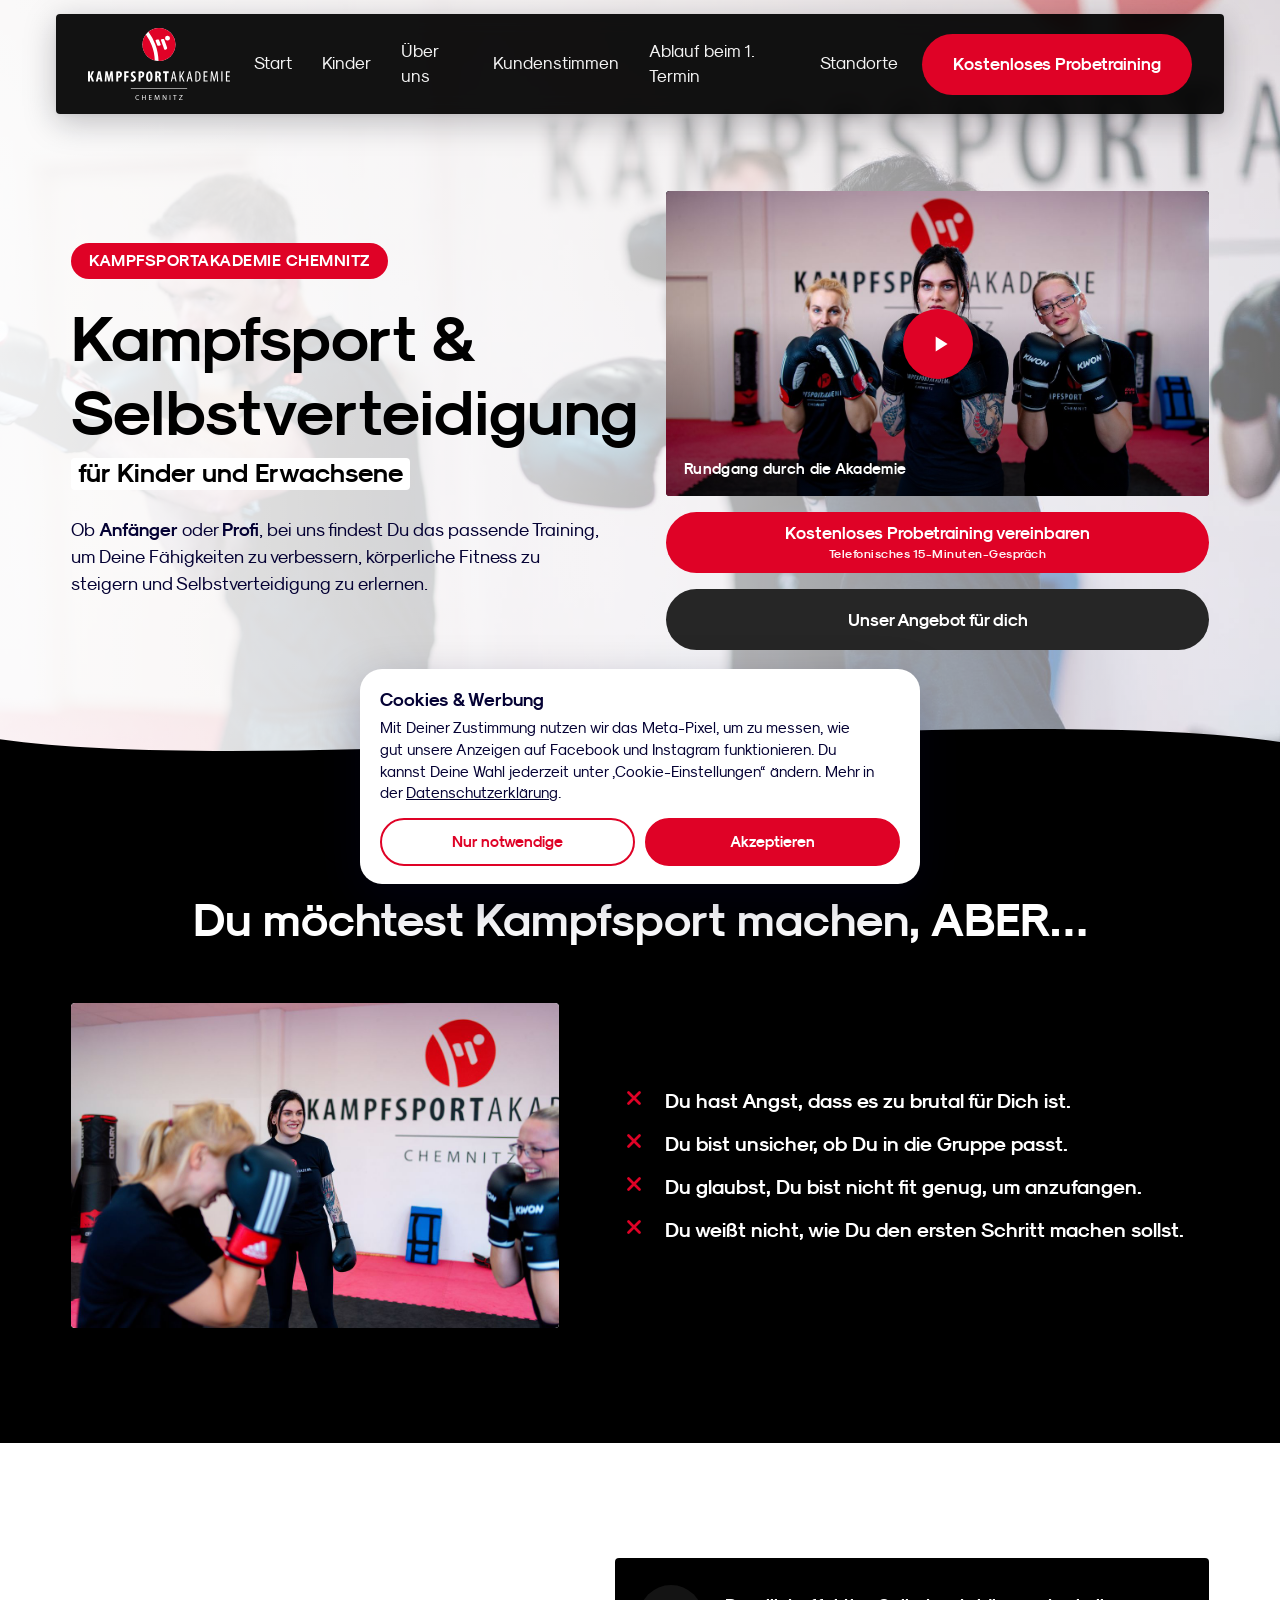
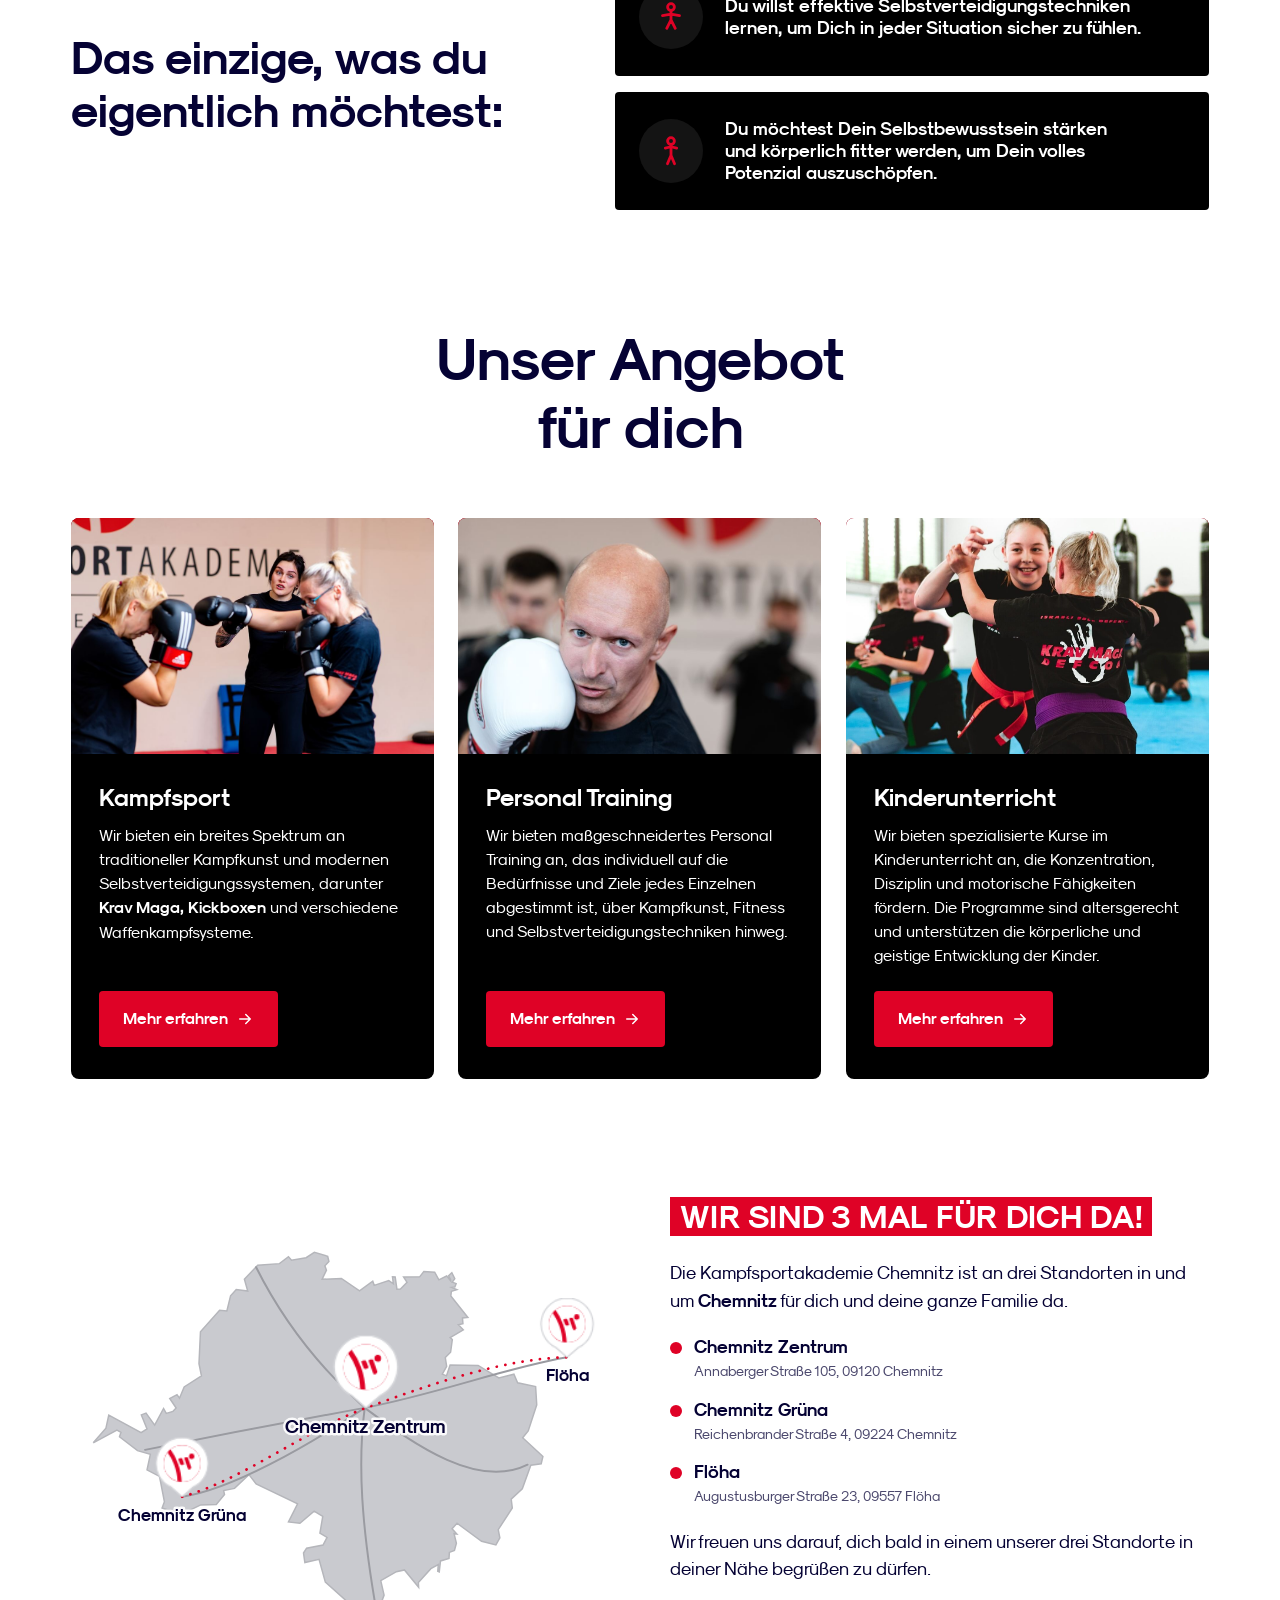
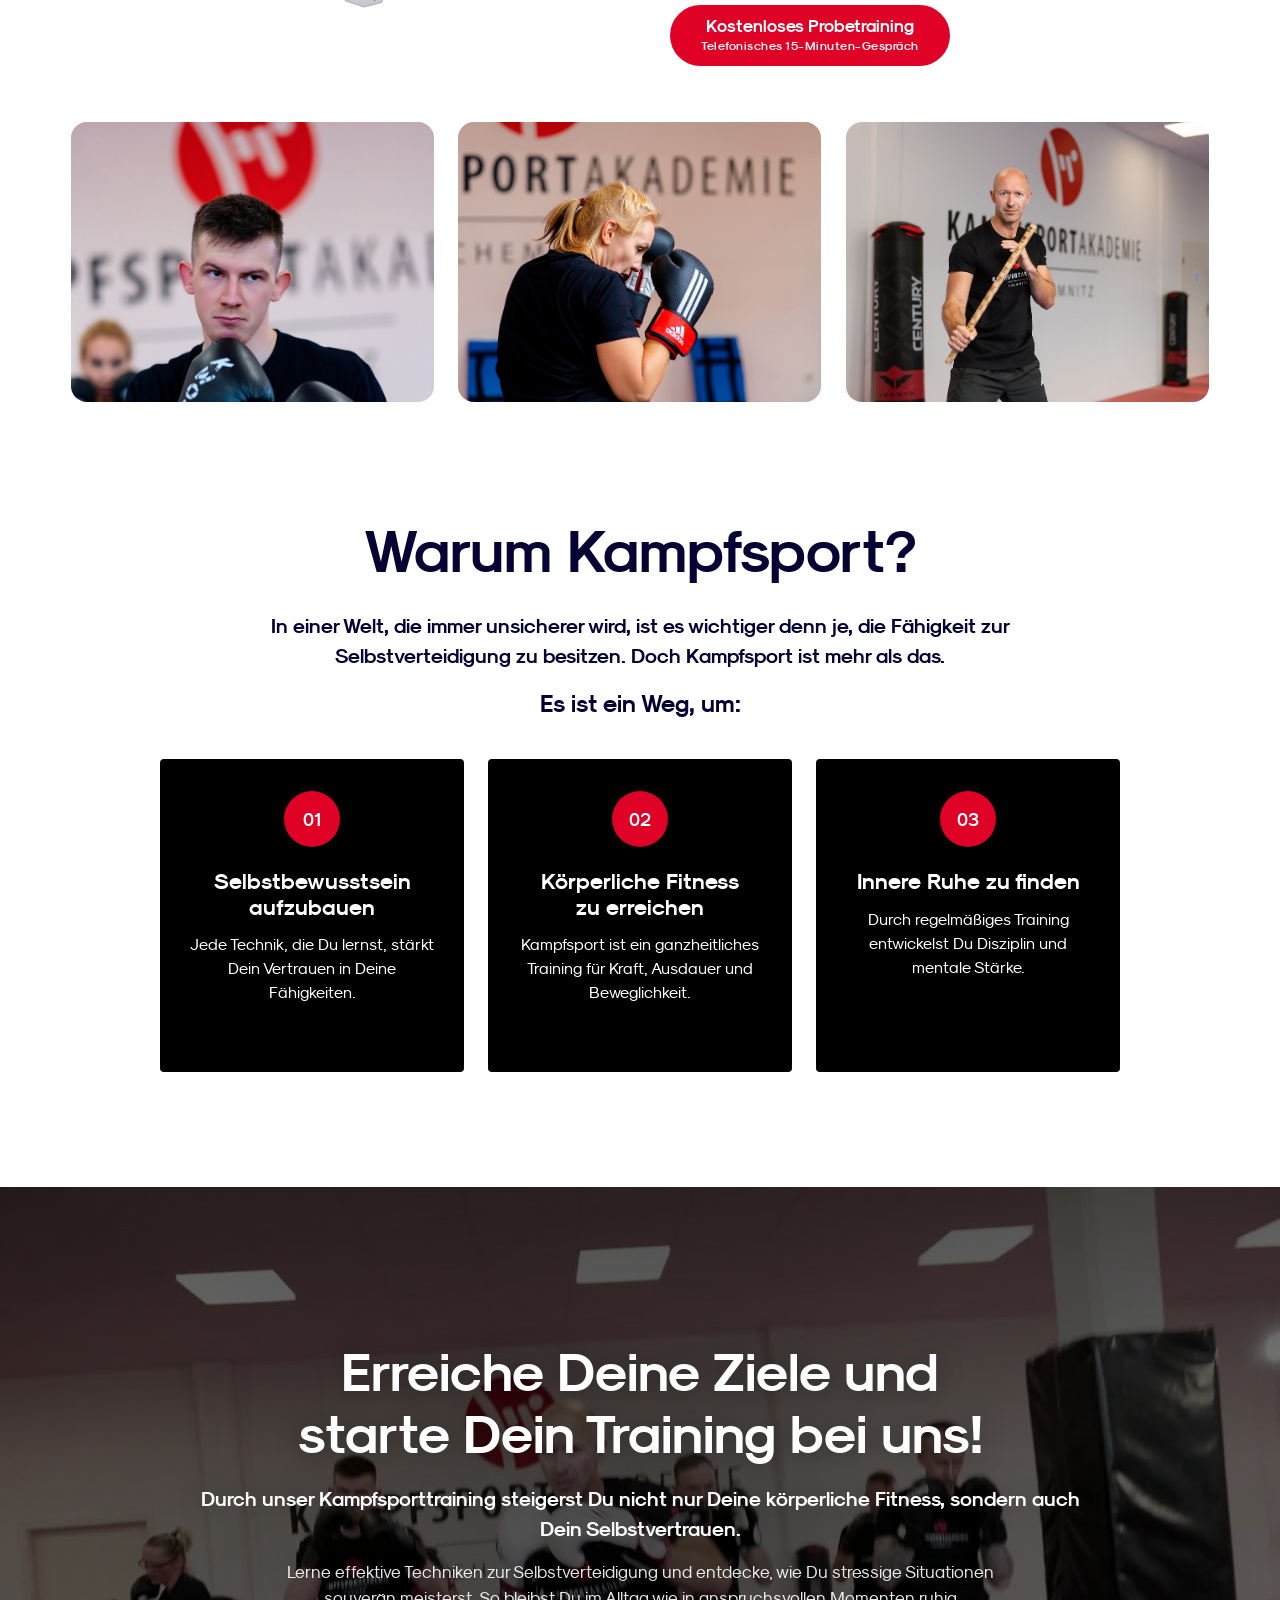
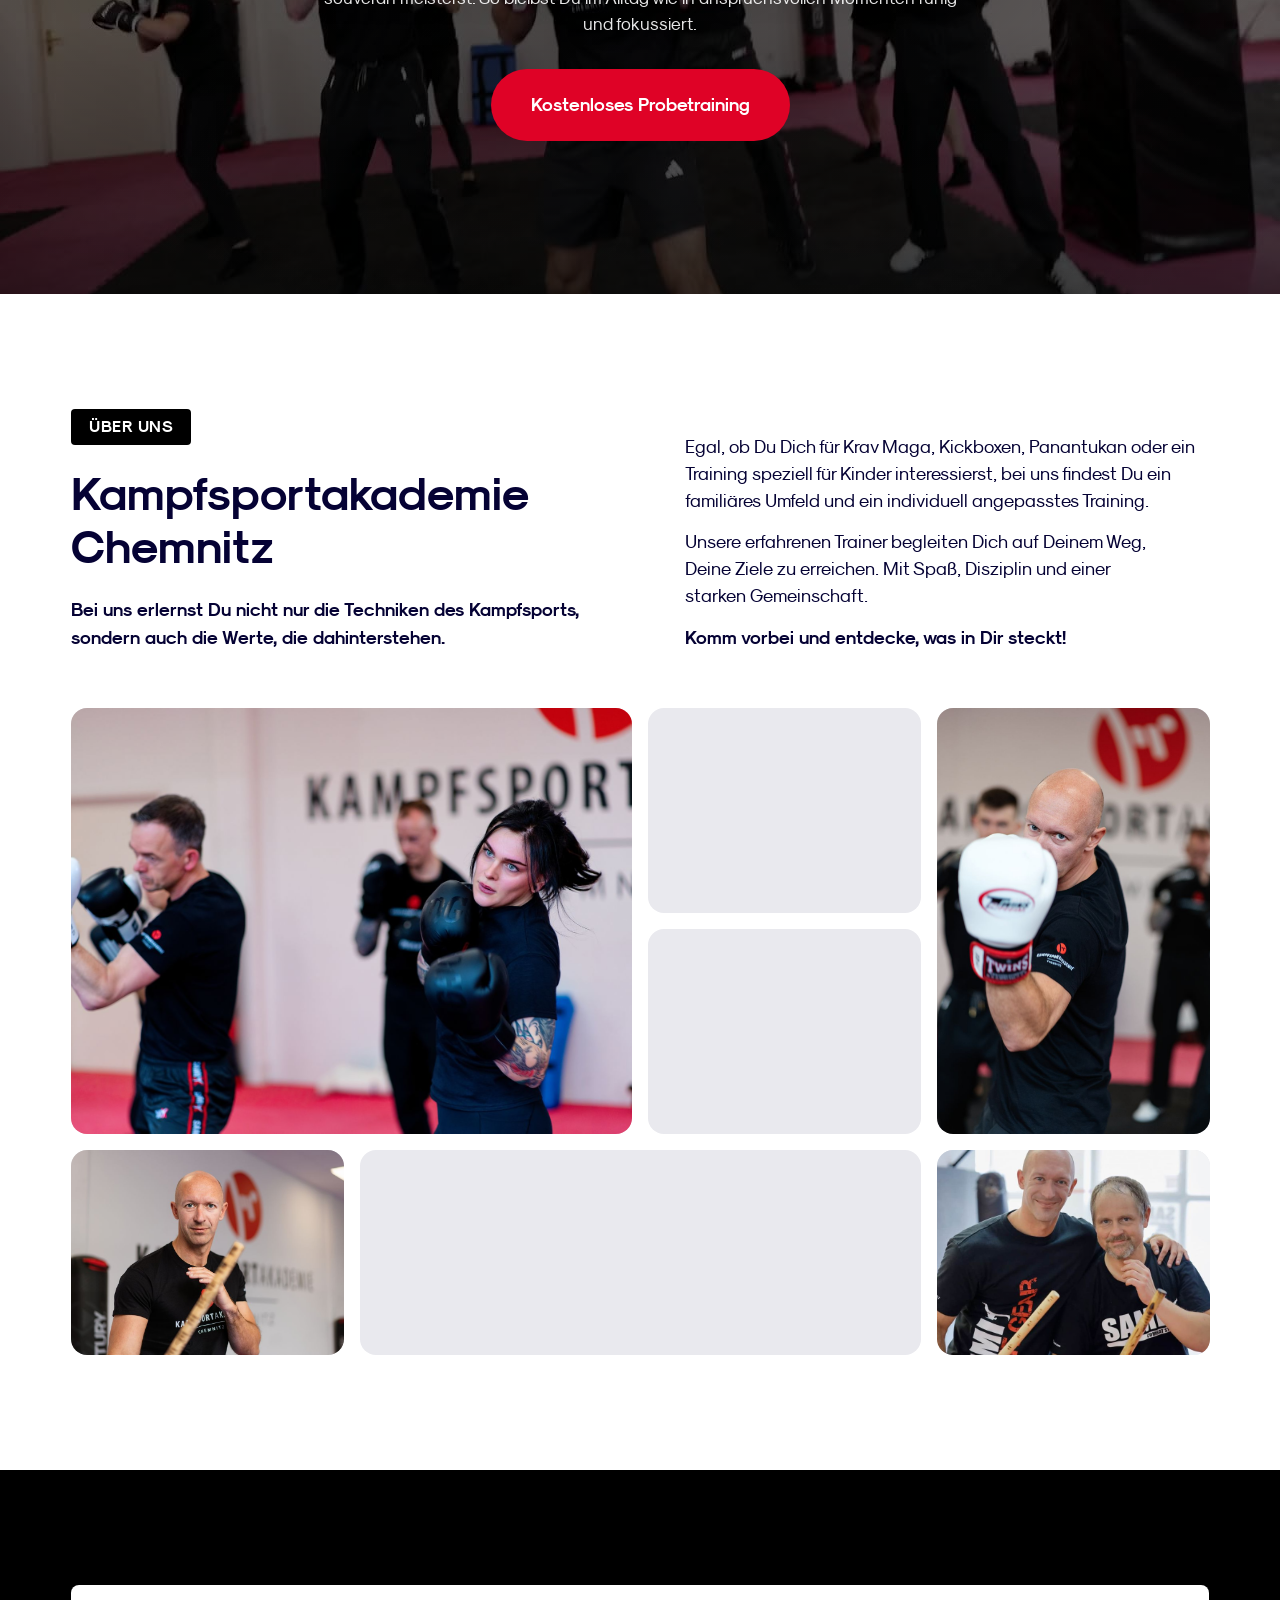
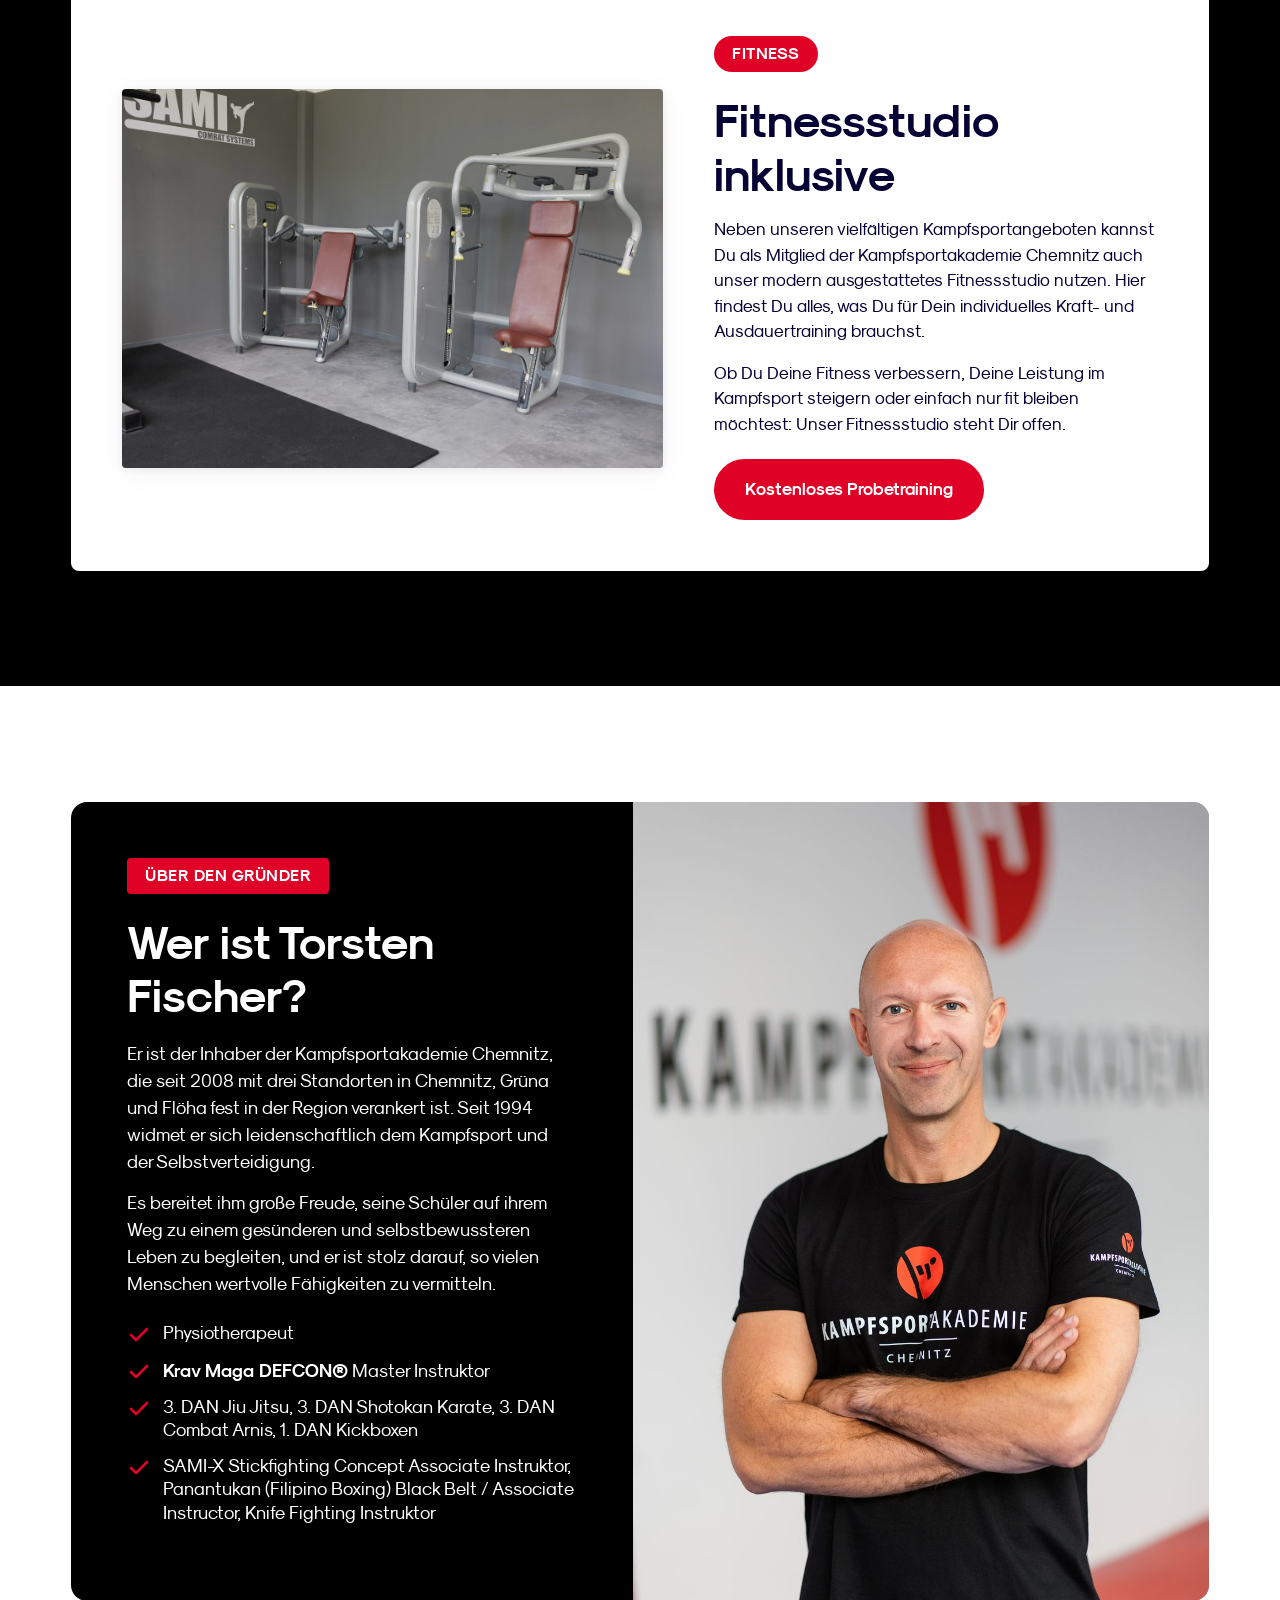
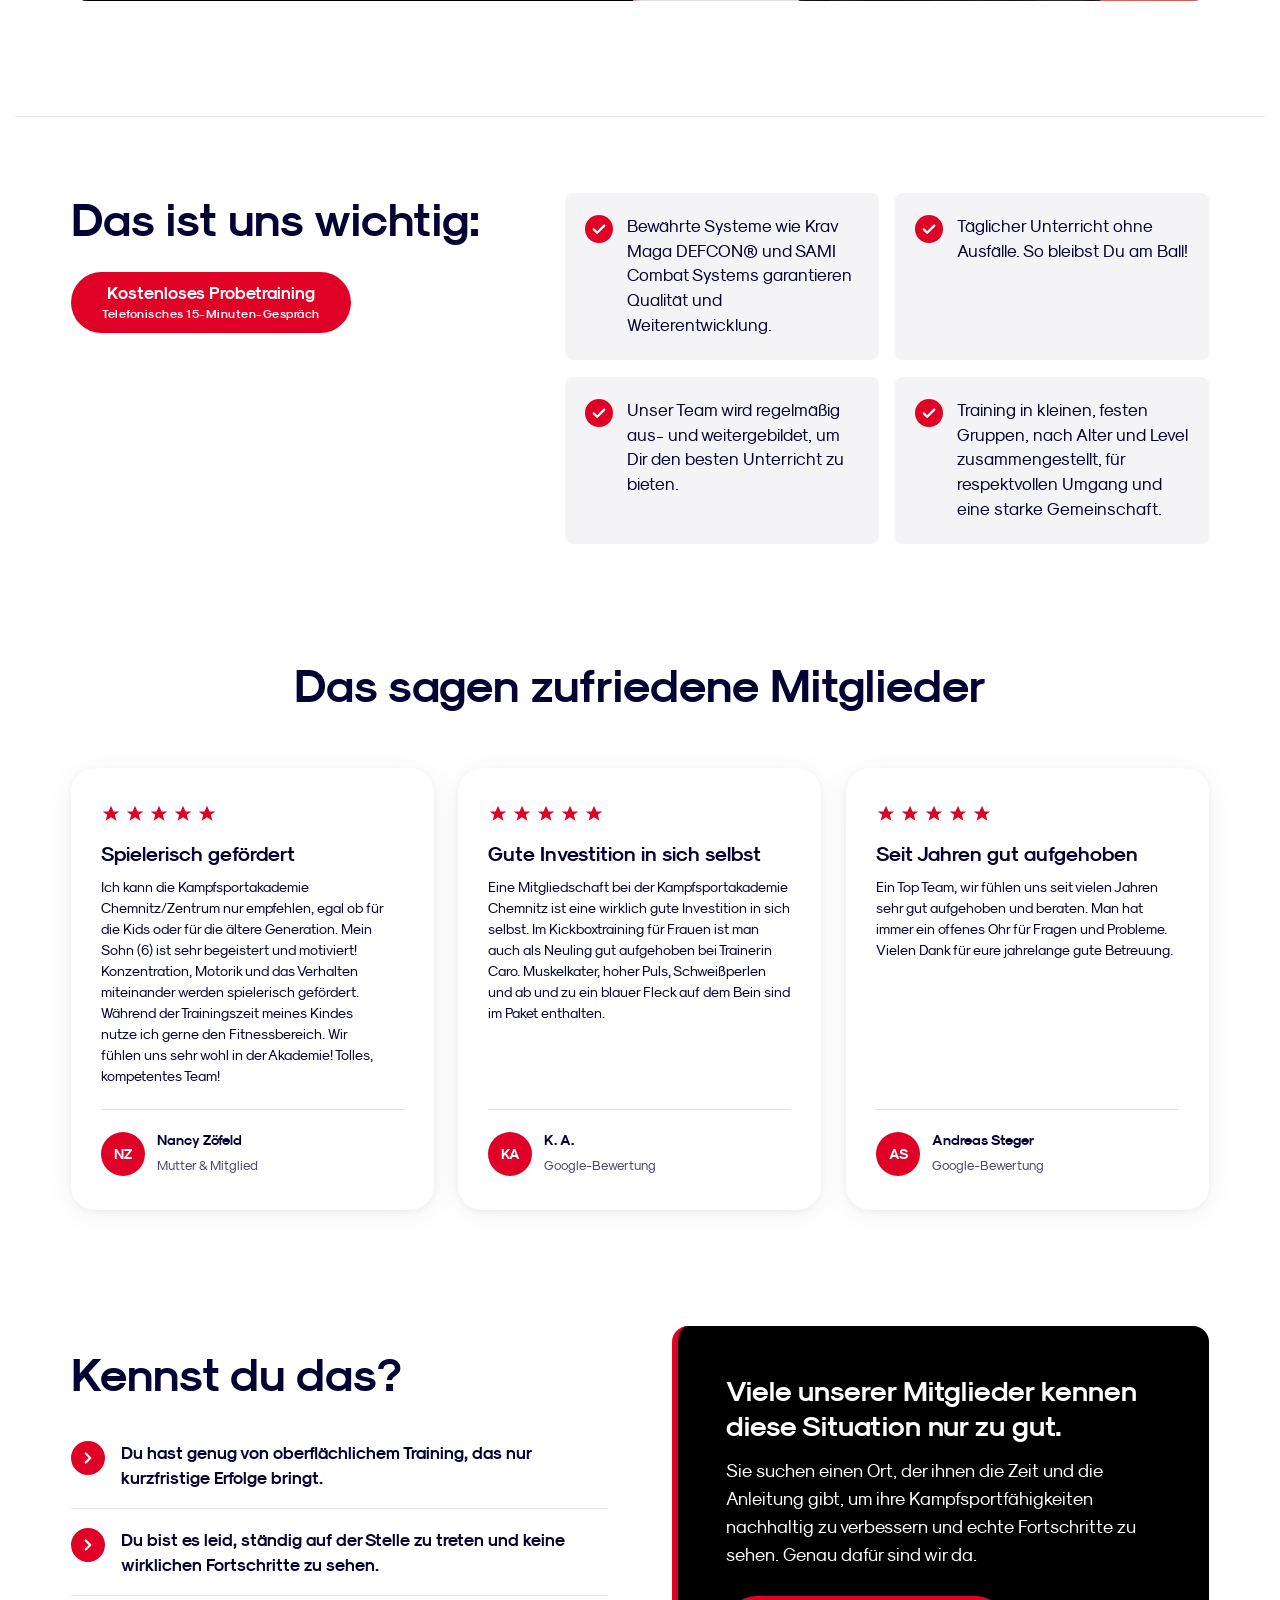
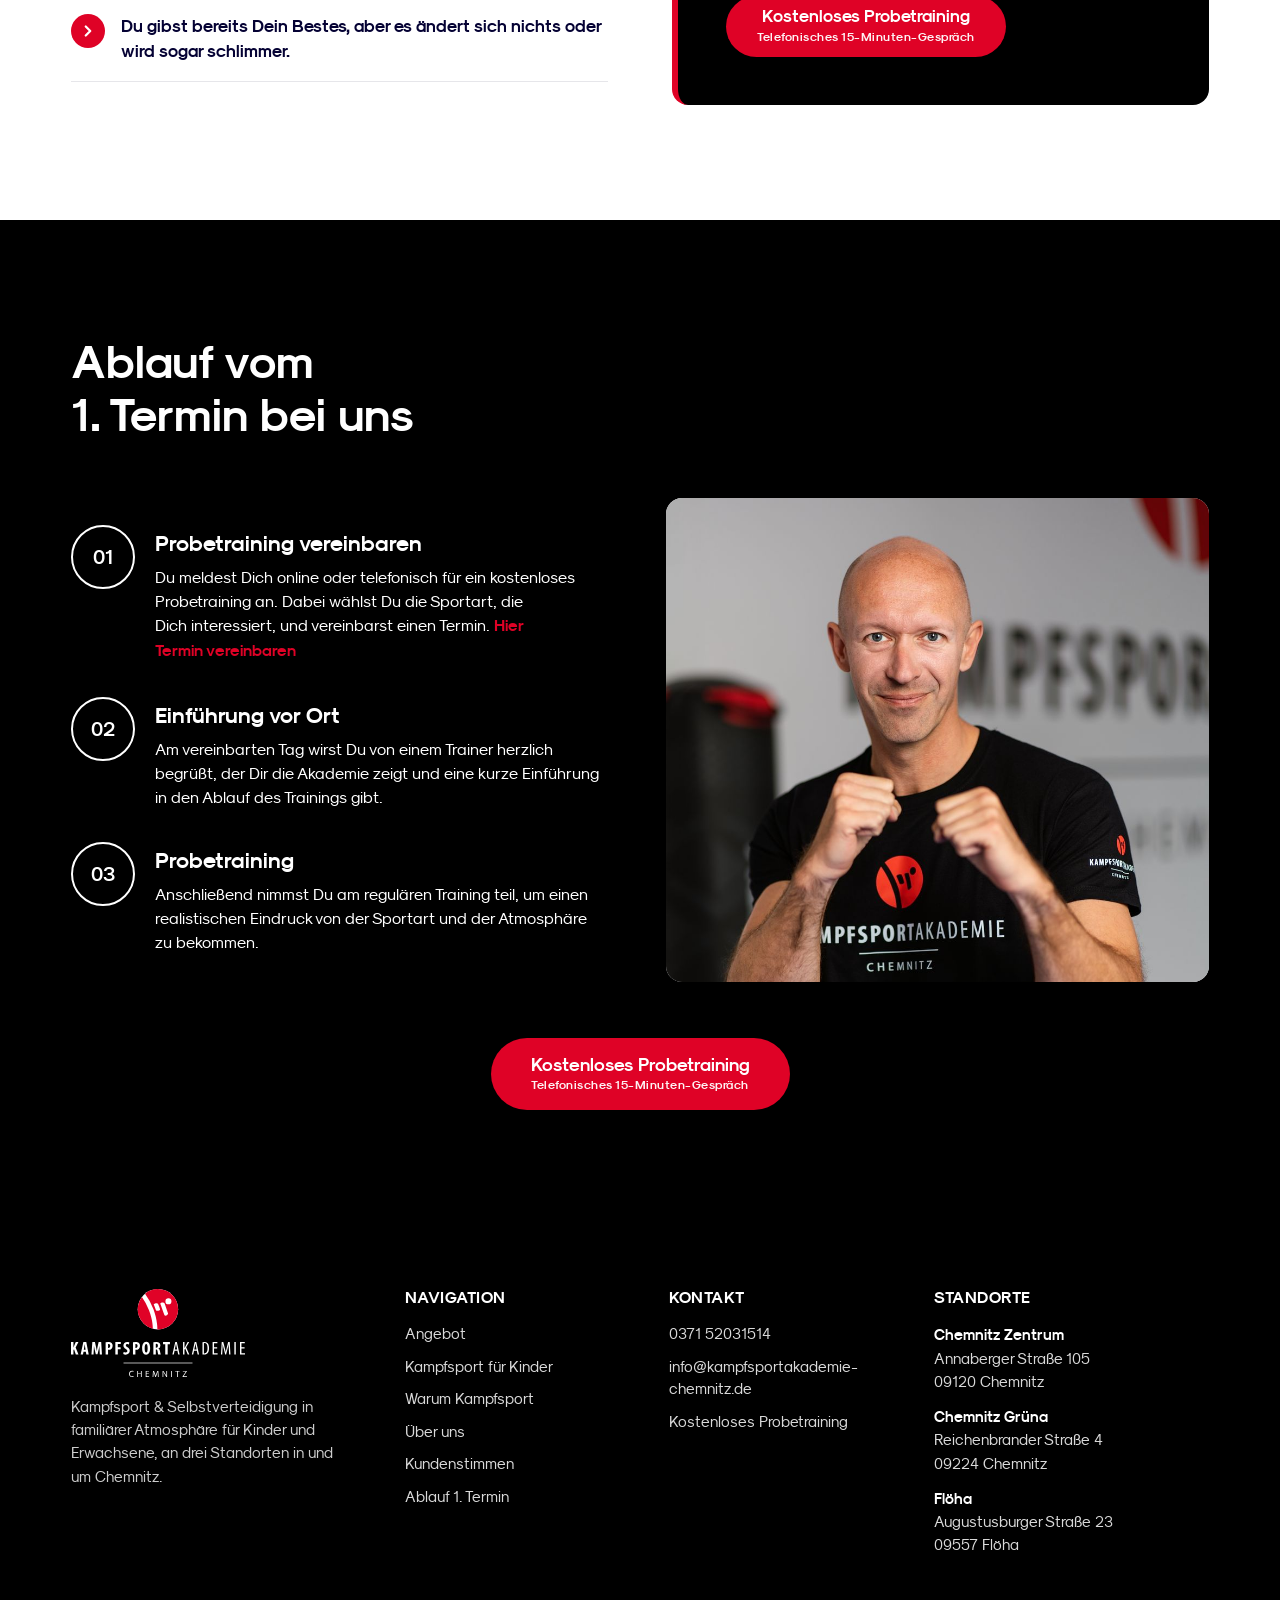
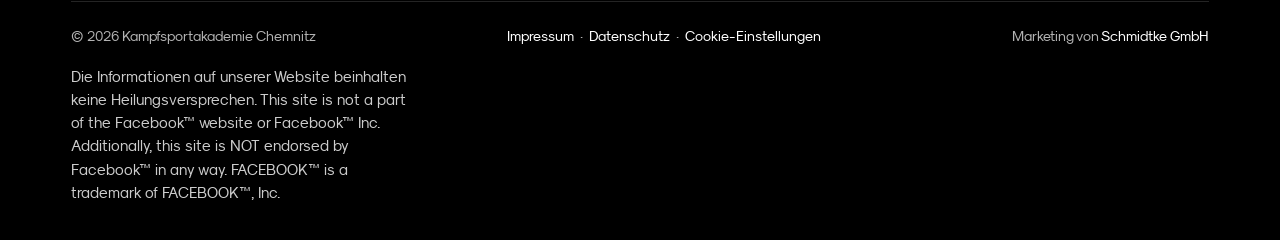
<file: index.html>
<!DOCTYPE html>
<html lang="de">
<head>
<meta charset="UTF-8">
<meta name="viewport" content="width=device-width,initial-scale=1">
<title>Kampfsportakademie Chemnitz | Kampfsport & Selbstverteidigung</title>
<meta name="description" content="Probetraining kostenlos: Kampfsport & Selbstverteidigung in familiärer Atmosphäre erlernen. Krav Maga, Kickboxen & Kinderunterricht an 3 Standorten in und um Chemnitz.">
<meta name="keywords" content="Kampfsport Chemnitz, Selbstverteidigung Chemnitz, Krav Maga Chemnitz, Kickboxen Chemnitz, Kampfsport für Kinder Chemnitz, Kampfsportschule Chemnitz">
<meta property="og:title" content="Kampfsportakademie Chemnitz">
<meta property="og:description" content="Kampfsport & Selbstverteidigung für Kinder und Erwachsene. Kostenloses Probetraining an 3 Standorten.">
<meta property="og:type" content="website">
<link rel="canonical" href="https://kampfsport-akademie-chemnitz.de/">
<link rel="preload" href="fonts/sk-modernist-bold.woff2" as="font" type="font/woff2" crossorigin>
<link rel="stylesheet" href="css/style.css">
<link rel="icon" type="image/png" sizes="32x32" href="/images/favicon-32.png">
<link rel="icon" type="image/png" sizes="512x512" href="/images/icon-512.png">
<link rel="apple-touch-icon" href="/apple-touch-icon.png">
</head>
<body>

<!-- ===================== HEADER ===================== -->
<header class="header" id="header">
  <div class="bar">
    <a href="index.html" class="brand"><img src="images/logo-kampfsportakademie-weiss.svg" alt="Kampfsportakademie Chemnitz" width="142" height="72"></a>
    <nav class="nav-links">
      <a href="index.html">Start</a>
      <a href="kinder.html">Kinder</a>
      <a href="#ueber-uns">Über uns</a>
      <a href="#stimmen">Kundenstimmen</a>
      <a href="#ablauf">Ablauf beim 1. Termin</a>
      <a href="#standorte">Standorte</a>
    </nav>
    <div class="nav-cta">
      <a href="anfrage.html" class="btn btn--primary">Kostenloses Probetraining</a>
      <button class="burger" id="burger" aria-label="Menü öffnen"><span></span><span></span><span></span></button>
    </div>
  </div>
</header>
<div class="scrim" id="scrim"></div>
<aside class="mobile-menu" id="mobileMenu">
  <button type="button" class="menu-close" aria-label="Menü schließen"><svg viewBox="0 0 24 24" aria-hidden="true"><path d="M6 6l12 12M18 6 6 18"/></svg></button>
  <a href="index.html">Start</a>
  <a href="kinder.html">Kinder</a>
  <a href="#ueber-uns">Über uns</a>
  <a href="#stimmen">Kundenstimmen</a>
  <a href="#ablauf">Ablauf beim 1. Termin</a>
  <a href="#standorte">Standorte</a>
  <a href="anfrage.html" class="btn btn--primary">Kostenloses Probetraining</a>
</aside>

<main id="main-content">

<!-- ===================== HERO ===================== -->
<section class="hero hero--video" data-video="videos/hero-training.mp4" data-video-mobile="videos/hero-training-mobil.mp4">
  <div class="hero__bg"><img fetchpriority="high" decoding="async" src="images/hero-training.jpg" alt="" onerror="this.style.display='none'"><video muted loop playsinline preload="none" disablepictureinpicture aria-hidden="true"></video></div>
  <button class="cta-video__toggle" type="button" aria-pressed="false" aria-label="Hintergrundvideo pausieren">
    <svg class="i-pause" viewBox="0 0 24 24" aria-hidden="true"><path d="M8 5v14M16 5v14"/></svg>
    <svg class="i-play" viewBox="0 0 24 24" aria-hidden="true"><path d="M8 5.5v13l11-6.5z"/></svg>
  </button>
  <div class="wrap hero__grid">
    <div class="hero-copy">
      <span class="eyebrow">Kampfsportakademie Chemnitz</span>
      <h1>Kampfsport &amp;<br>Selbstverteidigung<span class="sub"><span class="hl-light">für Kinder und Erwachsene</span></span></h1>
      <p class="lead">Ob <strong>Anfänger</strong> oder <strong>Profi</strong>, bei uns findest Du das passende Training, um Deine Fähigkeiten zu verbessern, körperliche Fitness zu steigern und Selbstverteidigung zu erlernen.</p>
    </div>
    <div class="hero-card">
      <div class="hero-video" id="rundgang" data-video="https://player.mediadelivery.net/embed/752909/57b4bb64-a4e8-4ab2-96f1-6eb928f239a3?autoplay=true&loop=false&muted=false&preload=true&responsive=true">
        <button type="button" class="hero-video__poster" aria-label="Rundgang-Video abspielen">
          <img src="images/hero-video.jpg" alt="" style="object-position:50% 40%" onerror="this.style.display='none'">
          <span class="hero-video__label">Rundgang durch die Akademie</span>
          <span class="play"><span><svg viewBox="0 0 24 24"><path d="M8 5v14l11-7z"/></svg></span></span>
        </button>
      </div>
      <a href="anfrage.html" class="btn btn--primary btn--block">Kostenloses Probetraining vereinbaren<small>Telefonisches 15-Minuten-Gespräch</small></a>
      <a href="#angebot" class="btn btn--dark btn--block">Unser Angebot für dich</a>
    </div>
  </div>
  <div class="wave"><svg viewBox="0 0 1440 100" preserveAspectRatio="none"><path fill="#000000" d="M0,55 C320,100 1120,10 1440,58 L1440,100 L0,100 Z"/></svg></div>
</section>

<!-- ===================== ABER (schwarz) ===================== -->
<section class="sec-dark">
  <div class="wrap">
    <div class="sec-head center reveal">
      <h2 class="title">Du möchtest Kampfsport machen, ABER…</h2>
    </div>
    <div class="doubt-grid">
      <div class="ph reveal"><img loading="lazy" decoding="async" src="images/aber-training.jpg" alt="Sparring mit Spaß in entspannter Trainingsatmosphäre" onerror="this.style.display='none'"><div class="ph__note"><svg viewBox="0 0 24 24" stroke-width="1.6" stroke-linecap="round" stroke-linejoin="round"><rect x="3" y="4" width="18" height="16" rx="2"/><circle cx="8.5" cy="9.5" r="1.5"/><path d="M21 16l-5-5L5 20"/></svg><span class="ph__label">Trainingsfoto</span></div></div>
      <ul class="doubts">
        <li class="reveal"><span class="x"><svg viewBox="0 0 24 24" fill="none" stroke-linecap="round"><path d="M18 6 6 18M6 6l12 12"/></svg></span>Du hast Angst, dass es zu brutal für Dich ist.</li>
        <li class="reveal"><span class="x"><svg viewBox="0 0 24 24" fill="none" stroke-linecap="round"><path d="M18 6 6 18M6 6l12 12"/></svg></span>Du bist unsicher, ob Du in die Gruppe passt.</li>
        <li class="reveal"><span class="x"><svg viewBox="0 0 24 24" fill="none" stroke-linecap="round"><path d="M18 6 6 18M6 6l12 12"/></svg></span>Du glaubst, Du bist nicht fit genug, um anzufangen.</li>
        <li class="reveal"><span class="x"><svg viewBox="0 0 24 24" fill="none" stroke-linecap="round"><path d="M18 6 6 18M6 6l12 12"/></svg></span>Du weißt nicht, wie Du den ersten Schritt machen sollst.</li>
      </ul>
    </div>
  </div>
</section>

<!-- ===================== WÜNSCHE (weiß) ===================== -->
<section class="sec-light">
  <div class="wrap split">
    <div class="reveal">
      <h2 class="title">Das einzige, was du eigentlich möchtest:</h2>
    </div>
    <div class="stack">
      <div class="infobox reveal"><span class="ic"><svg viewBox="0 0 24 24" fill="none" stroke-width="2" stroke-linecap="round" stroke-linejoin="round"><circle cx="12" cy="5" r="2.4"/><path d="M12 8v6m0 0-3 6m3-6 3 6M6 11l6-1 6 1"/></svg></span><p>Du willst effektive Selbstverteidigungstechniken lernen, um Dich in jeder Situation sicher zu fühlen.</p></div>
      <div class="infobox reveal"><span class="ic"><svg viewBox="0 0 24 24" fill="none" stroke-width="2" stroke-linecap="round" stroke-linejoin="round"><circle cx="12" cy="5" r="2.4"/><path d="M12 7.4V15M8 10l4-1 4 1M9.5 21 12 15l2.5 6"/></svg></span><p>Du möchtest Dein Selbstbewusstsein stärken und körperlich fitter werden, um Dein volles Potenzial auszuschöpfen.</p></div>
    </div>
  </div>
</section>

<!-- ===================== ANGEBOT (weiß) ===================== -->
<section class="sec-light" id="angebot" style="padding-top:0">
  <div class="wrap">
    <div class="sec-head center reveal"><h2 class="title xl">Unser Angebot<br>für dich</h2></div>
    <div class="grid-3">
      <article class="ocard reveal">
        <div class="ph"><img loading="lazy" decoding="async" src="images/angebot-kampfsport.jpg" alt="Kickbox-Training an den Pratzen" onerror="this.style.display='none'"><div class="ph__note"><svg viewBox="0 0 24 24" stroke="#fff" stroke-width="1.6" stroke-linecap="round" stroke-linejoin="round"><rect x="3" y="4" width="18" height="16" rx="2"/><circle cx="8.5" cy="9.5" r="1.5"/><path d="M21 16l-5-5L5 20"/></svg><span class="ph__label">Foto Kampfsport</span></div></div>
        <div class="ocard__body">
          <h3>Kampfsport</h3>
          <p>Wir bieten ein breites Spektrum an traditioneller Kampfkunst und modernen Selbstverteidigungssystemen, darunter <strong>Krav Maga, Kickboxen</strong> und verschiedene Waffenkampfsysteme.</p>
          <a href="anfrage.html" class="more">Mehr erfahren <svg viewBox="0 0 24 24" fill="none" stroke="currentColor" stroke-width="2" stroke-linecap="round" stroke-linejoin="round"><path d="M5 12h14M13 6l6 6-6 6"/></svg></a>
        </div>
      </article>
      <article class="ocard reveal">
        <div class="ph"><img loading="lazy" decoding="async" src="images/angebot-personal.jpg" alt="Personal Training mit Torsten Fischer" style="object-position:50% 24%" onerror="this.style.display='none'"><div class="ph__note"><svg viewBox="0 0 24 24" stroke="#fff" stroke-width="1.6" stroke-linecap="round" stroke-linejoin="round"><rect x="3" y="4" width="18" height="16" rx="2"/><circle cx="8.5" cy="9.5" r="1.5"/><path d="M21 16l-5-5L5 20"/></svg><span class="ph__label">Foto Personal Training</span></div></div>
        <div class="ocard__body">
          <h3>Personal Training</h3>
          <p>Wir bieten maßgeschneidertes Personal Training an, das individuell auf die Bedürfnisse und Ziele jedes Einzelnen abgestimmt ist, über Kampfkunst, Fitness und Selbstverteidigungstechniken hinweg.</p>
          <a href="anfrage.html" class="more">Mehr erfahren <svg viewBox="0 0 24 24" fill="none" stroke="currentColor" stroke-width="2" stroke-linecap="round" stroke-linejoin="round"><path d="M5 12h14M13 6l6 6-6 6"/></svg></a>
        </div>
      </article>
      <article class="ocard reveal">
        <div class="ph"><img loading="lazy" decoding="async" src="images/angebot-kinder.jpg" alt="Kinder üben im Kampfsportunterricht miteinander" onerror="this.style.display='none'"><div class="ph__note"><svg viewBox="0 0 24 24" stroke="#fff" stroke-width="1.6" stroke-linecap="round" stroke-linejoin="round"><rect x="3" y="4" width="18" height="16" rx="2"/><circle cx="8.5" cy="9.5" r="1.5"/><path d="M21 16l-5-5L5 20"/></svg><span class="ph__label">Foto Kinderunterricht</span></div></div>
        <div class="ocard__body">
          <h3>Kinderunterricht</h3>
          <p>Wir bieten spezialisierte Kurse im Kinderunterricht an, die Konzentration, Disziplin und motorische Fähigkeiten fördern. Die Programme sind altersgerecht und unterstützen die körperliche und geistige Entwicklung der Kinder.</p>
          <a href="anfrage.html" class="more">Mehr erfahren <svg viewBox="0 0 24 24" fill="none" stroke="currentColor" stroke-width="2" stroke-linecap="round" stroke-linejoin="round"><path d="M5 12h14M13 6l6 6-6 6"/></svg></a>
        </div>
      </article>
    </div>
  </div>
</section>

<!-- ===================== STANDORTE (weiß) ===================== -->
<section class="sec-light" id="standorte" style="padding-top:0">
  <div class="wrap loc-grid">
    <div class="map-card reveal"><svg xmlns="http://www.w3.org/2000/svg" viewBox="0 0 440 300" role="img" aria-label="Karte mit den drei Standorten Chemnitz Zentrum, Chemnitz Grüna und Flöha">
  <defs>
    <symbol id="pin" viewBox="0 0 60 66">
      <path fill="#fff" stroke="#d3d4d8" stroke-width="1.5" d="M30 0a29 29 0 0 1 12.6 55.1L30 66l-12.6-10.9A29 29 0 0 1 30 0z"/>
      <g transform="translate(9.5 8.5) scale(0.38)">
        <path fill="#e00227" d="M54 0a54 54 0 1 1 0 108A54 54 0 0 1 54 0z"/>
        <path fill="#fff" d="M54 0A53.83 53.83 0 0 0 19.56 12.4a165.17 165.17 0 0 1 22.56 41.89c6.52 17.63 10.28 36.3 10.49 53.76.46 0 .93 0 1.39 0A54 54 0 1 0 54 0zM48.71 56.6c-1.47-4.32-3.65-9.82-5.79-15-1.26-2.71 9.67-5.57 11.26-2.16a132.18 132.18 0 0 1 5.68 15.08C60.81 57.67 49.87 60 48.71 56.6zm22.58 12.75c-1.66-5-8.9-24.4-10.86-30-1.11-3.19 9.59-4.95 10.74-2.11 2.8 6.84 7.81 21.52 9.64 27.11C82.31 69 72.95 74.42 71.29 69.35zM81.81 41a8 8 0 1 1 8.26-7.69A8 8 0 0 1 81.81 41z" fill-rule="evenodd"/>
        <path fill="#fff" d="M30.24 56.62A159.42 159.42 0 0 0 11.18 21.08a54.05 54.05 0 0 0 29.13 85.24l.05 0h0C40.21 90.16 36.52 72.91 30.24 56.62z"/>
      </g>
    </symbol>
    <mask id="routeMask" maskUnits="userSpaceOnUse" x="0" y="0" width="440" height="300">
      <path class="map-route-reveal" d="M90 204 C140 190 190 150 239 132 S350 92 402 91" fill="none" stroke="#fff" stroke-width="10" stroke-linecap="round" pathLength="1"/>
    </mask>
  </defs>
  <!-- Stadtgebiet Chemnitz (OpenStreetMap-Grenze, vereinfacht) -->
  <path class="map-area" pathLength="1" fill="#c9cacf" stroke="#b5b6bb" stroke-width="1.2" transform="translate(0 -12)" d="M18.0 172.3L37.2 162.0L40.5 163.8L39.3 167.4L53.9 178.6L64.3 181.6L61.6 194.2L71.7 199.5L75.7 220.1L73.8 225.1L78.7 226.7L91.3 229.4L105.1 222.6L117.7 222.3L124.4 214.2L123.7 211.0L132.5 209.2L144.2 198.1L150.0 205.6L183.6 221.7L176.2 236.4L185.5 237.5L197.0 227.7L204.0 232.0L201.7 245.5L207.5 249.0L204.2 255.1L190.9 257.7L188.4 261.6L189.5 269.3L201.0 266.7L206.1 285.2L223.1 300.4L237.4 305.2L251.5 301.6L253.7 295.7L251.0 284.0L263.7 276.7L270.2 275.3L281.7 289.4L281.5 285.5L291.6 274.3L297.6 270.9L297.2 276.4L298.4 276.9L299.4 268.0L306.3 266.0L306.6 261.1L310.7 259.6L312.3 253.7L310.4 245.9L312.6 246.2L308.8 242.0L312.8 237.4L332.7 252.1L344.3 255.0L347.5 249.3L346.2 242.7L357.6 225.1L356.7 217.9L365.7 209.5L372.6 190.4L381.0 189.3L382.4 183.4L366.0 168.2L370.5 162.7L377.4 141.5L376.5 126.7L361.9 123.7L358.9 116.7L346.7 119.7L329.9 109.6L307.2 109.3L304.3 118.0L300.9 116.6L304.4 110.4L303.3 103.2L307.6 98.9L309.0 88.6L307.2 87.1L317.9 80.7L313.9 76.6L317.6 75.8L317.2 71.1L321.6 70.7L307.8 53.3L308.2 49.6L312.7 48.2L308.4 46.3L311.0 46.0L312.1 43.3L309.0 42.1L311.0 39.3L308.6 34.4L306.0 36.9L307.6 40.1L307.6 41.0L304.4 37.1L298.1 40.2L294.7 34.0L285.9 33.5L282.5 37.8L269.5 37.9L272.3 42.3L267.0 47.7L264.1 47.8L262.7 37.9L260.5 37.8L261.2 43.4L257.5 40.8L245.7 44.7L244.5 41.3L233.8 49.2L219.1 39.1L203.5 39.8L207.0 32.4L205.7 28.9L209.0 25.4L208.0 21.1L197.2 18.0L190.5 22.3L178.7 24.4L176.2 21.5L168.9 27.1L151.3 28.4L140.5 39.7L143.2 49.3L133.9 48.0L129.3 53.2L126.3 65.5L120.4 64.8L104.9 82.4L103.7 108.1L105.7 118.1L91.7 127.0L87.9 136.2L85.9 133.3L80.0 136.4L85.2 144.1L82.6 146.8L77.2 148.5L75.0 144.5L67.8 158.0L60.8 148.2L57.0 149.7L61.6 161.0L56.8 164.0L30.6 149.8L28.3 160.5L18.0 172.3Z"/>
  <!-- Hauptstraßen (schematisch) -->
  <g class="map-roads" fill="none" stroke="#9a9ba1" stroke-width="1.6" stroke-linecap="round" transform="translate(0 -12)">
    <path pathLength="1" d="M60 178 C110 168 150 160 238 144 C300 132 350 112 402 103"/>
    <path pathLength="1" d="M238 144 C232 190 236 240 246 300"/>
    <path pathLength="1" d="M238 144 C200 110 170 70 150 30"/>
    <path pathLength="1" d="M238 144 C280 175 330 210 370 190"/>
    <path pathLength="1" d="M90 216 C130 210 190 176 238 144"/>
  </g>
  <!-- Verbindung der drei Standorte -->
  <path class="map-route" d="M90 204 C140 190 190 150 239 132 S350 92 402 91" fill="none" stroke="#df0226" stroke-width="2.2" stroke-linecap="round" stroke-dasharray="0.1 7" mask="url(#routeMask)"/>
  <!-- Pins: Grüna · Zentrum · Flöha (Klick öffnet Google Maps) -->
  <a href="https://www.google.com/maps/search/?api=1&amp;query=Kampfsportakademie+Chemnitz+Reichenbrander+Stra%C3%9Fe+4+09224+Chemnitz" target="_blank" rel="noopener" aria-label="Route zum Standort Chemnitz Grüna">
    <g class="map-pin" data-loc="gruena" style="--pd:1.1s;--rd:0s">
      <ellipse class="map-ripple" cx="90" cy="204" rx="22" ry="7.5"/>
      <ellipse class="map-ripple map-ripple--2" cx="90" cy="204" rx="22" ry="7.5"/>
      <g class="pin-body"><use href="#pin" x="68" y="156" width="44" height="48"/></g>
    </g>
  </a>
  <a href="https://www.google.com/maps/search/?api=1&amp;query=Kampfsportakademie+Chemnitz+Annaberger+Stra%C3%9Fe+105+09120+Chemnitz" target="_blank" rel="noopener" aria-label="Route zum Standort Chemnitz Zentrum">
    <g class="map-pin" data-loc="zentrum" style="--pd:1.3s;--rd:.9s">
      <ellipse class="map-ripple" cx="239" cy="132" rx="26" ry="8.8"/>
      <ellipse class="map-ripple map-ripple--2" cx="239" cy="132" rx="26" ry="8.8"/>
      <g class="pin-body"><use href="#pin" x="212" y="73" width="54" height="59"/></g>
    </g>
  </a>
  <a href="https://www.google.com/maps/search/?api=1&amp;query=Kampfsportakademie+Chemnitz+Augustusburger+Stra%C3%9Fe+23+09557+Fl%C3%B6ha" target="_blank" rel="noopener" aria-label="Route zum Standort Flöha">
    <g class="map-pin" data-loc="floeha" style="--pd:1.5s;--rd:1.8s">
      <ellipse class="map-ripple" cx="402" cy="91" rx="22" ry="7.5"/>
      <ellipse class="map-ripple map-ripple--2" cx="402" cy="91" rx="22" ry="7.5"/>
      <g class="pin-body"><use href="#pin" x="380" y="43" width="44" height="48"/></g>
    </g>
  </a>
  <g class="map-label" font-family="'SK Modernist', Arial, sans-serif" font-weight="700" fill="#050234" text-anchor="middle">
    <text data-loc="gruena" x="90" y="224" font-size="14">Chemnitz Grüna</text>
    <text data-loc="zentrum" x="239" y="152" font-size="15">Chemnitz Zentrum</text>
    <text data-loc="floeha" x="402" y="110" font-size="14">Flöha</text>
  </g>
</svg></div>
    <div class="reveal">
      <p style="margin-bottom:22px"><span class="loc-hl">WIR SIND 3 MAL FÜR&nbsp;DICH&nbsp;DA!</span></p>
      <p class="lead">Die Kampfsportakademie Chemnitz ist an drei Standorten in und um <strong>Chemnitz</strong> für dich und deine ganze Familie da.</p>
      <ul class="loc-list">
        <li data-loc="zentrum"><a href="https://www.google.com/maps/search/?api=1&amp;query=Kampfsportakademie+Chemnitz+Annaberger+Stra%C3%9Fe+105+09120+Chemnitz" target="_blank" rel="noopener"><span class="dot"></span><span><b>Chemnitz Zentrum</b><small>Annaberger Straße 105, 09120 Chemnitz</small></span></a></li>
        <li data-loc="gruena"><a href="https://www.google.com/maps/search/?api=1&amp;query=Kampfsportakademie+Chemnitz+Reichenbrander+Stra%C3%9Fe+4+09224+Chemnitz" target="_blank" rel="noopener"><span class="dot"></span><span><b>Chemnitz Grüna</b><small>Reichenbrander Straße 4, 09224 Chemnitz</small></span></a></li>
        <li data-loc="floeha"><a href="https://www.google.com/maps/search/?api=1&amp;query=Kampfsportakademie+Chemnitz+Augustusburger+Stra%C3%9Fe+23+09557+Fl%C3%B6ha" target="_blank" rel="noopener"><span class="dot"></span><span><b>Flöha</b><small>Augustusburger Straße 23, 09557 Flöha</small></span></a></li>
      </ul>
      <p class="lead">Wir freuen uns darauf, dich bald in einem unserer drei Standorte in deiner Nähe begrüßen zu dürfen.</p>
      <a href="anfrage.html" class="btn btn--primary mt-s">Kostenloses Probetraining<small>Telefonisches 15-Minuten-Gespräch</small></a>
    </div>
  </div>
  <div class="wrap" style="margin-top:clamp(36px,5vw,56px)">
    <div class="grid-3 gallery-row">
      <div class="ph reveal" style="--ar:401/309"><img loading="lazy" decoding="async" src="images/einblick-1.jpg" alt="Konzentriert in der Deckung beim Training in der Kampfsportakademie Chemnitz" style="object-position:50% 22%" onerror="this.style.display='none'"><div class="ph__note"><span class="ph__label">Chemnitz Zentrum</span></div></div>
      <div class="ph reveal" style="--ar:401/309"><img loading="lazy" decoding="async" src="images/einblick-2.jpg" alt="Deckung üben im Kickbox-Training" style="object-position:50% 40%" onerror="this.style.display='none'"><div class="ph__note"><span class="ph__label">Chemnitz Grüna</span></div></div>
      <div class="ph reveal" style="--ar:401/309"><img loading="lazy" decoding="async" src="images/einblick-3.jpg" alt="Torsten Fischer beim Stocktraining (Combat Arnis)" style="object-position:50% 35%" onerror="this.style.display='none'"><div class="ph__note"><span class="ph__label">Flöha</span></div></div>
    </div>
  </div>
</section>

<!-- ===================== WARUM (weiß) ===================== -->
<section class="sec-light" id="warum" style="padding-top:0">
  <div class="wrap">
    <div class="center reveal">
      <h2 class="title xl" style="margin-bottom:26px">Warum Kampfsport?</h2>
      <p class="why-intro">In einer Welt, die immer unsicherer wird, ist es wichtiger denn je, die Fähigkeit zur Selbstverteidigung zu besitzen. Doch Kampfsport ist mehr als das.</p>
      <p class="why-sub">Es ist ein Weg, um:</p>
    </div>
    <div class="cols-3">
      <div class="why reveal"><div class="n">01</div><h3>Selbstbewusstsein aufzubauen</h3><p>Jede Technik, die Du lernst, stärkt Dein Vertrauen in Deine Fähigkeiten.</p></div>
      <div class="why reveal"><div class="n">02</div><h3>Körperliche Fitness zu erreichen</h3><p>Kampfsport ist ein ganzheitliches Training für Kraft, Ausdauer und Beweglichkeit.</p></div>
      <div class="why reveal"><div class="n">03</div><h3>Innere Ruhe zu finden</h3><p>Durch regelmäßiges Training entwickelst Du Disziplin und mentale Stärke.</p></div>
    </div>
  </div>
</section>

<!-- ===================== CTA (schwarz, Video-Hintergrund) ===================== -->
<section class="sec-dark cta-video" data-video="videos/cta-training.mp4" data-video-mobile="videos/cta-training-mobil.mp4">
  <div class="cta-video__media" aria-hidden="true">
    <video muted loop playsinline preload="none" disablepictureinpicture poster="videos/cta-training.jpg" data-poster-mobile="videos/cta-training-mobil.jpg"></video>
  </div>
  <button class="cta-video__toggle" type="button" aria-pressed="false" aria-label="Hintergrundvideo pausieren">
    <svg class="i-pause" viewBox="0 0 24 24" aria-hidden="true"><path d="M8 5v14M16 5v14"/></svg>
    <svg class="i-play" viewBox="0 0 24 24" aria-hidden="true"><path d="M8 5.5v13l11-6.5z"/></svg>
  </button>
  <div class="wrap">
    <div class="cta-band reveal">
      <h2>Erreiche Deine Ziele und starte Dein Training bei uns!</h2>
      <p>Durch unser Kampfsporttraining steigerst Du nicht nur Deine körperliche Fitness, sondern auch Dein Selbstvertrauen.</p>
      <p class="cta-band__sub">Lerne effektive Techniken zur Selbstverteidigung und entdecke, wie Du stressige Situationen souverän meisterst. So bleibst Du im Alltag wie in anspruchsvollen Momenten ruhig und fokussiert.</p>
      <a href="anfrage.html" class="btn btn--primary btn--lg">Kostenloses Probetraining</a>
    </div>
  </div>
</section>

<!-- ===================== ÜBER UNS (weiß, Bento-Galerie) ===================== -->
<section class="sec-light" id="ueber-uns">
  <div class="wrap">
    <div class="about-head">
      <div class="reveal">
        <span class="eyebrow eyebrow--dark eyebrow--square">Über uns</span>
        <h2 class="title">Kampfsportakademie Chemnitz</h2>
        <p class="lead mt-s"><strong>Bei uns erlernst Du nicht nur die Techniken des Kampfsports, sondern auch die Werte, die dahinterstehen.</strong></p>
      </div>
      <div class="about-head__text reveal">
        <p class="lead">Egal, ob Du Dich für Krav Maga, Kickboxen, Panantukan oder ein Training speziell für Kinder interessierst, bei uns findest Du ein familiäres Umfeld und ein individuell angepasstes Training.</p>
        <p class="lead">Unsere erfahrenen Trainer begleiten Dich auf Deinem Weg, Deine Ziele zu erreichen. Mit Spaß, Disziplin und einer starken Gemeinschaft.</p>
        <p class="lead"><strong>Komm vorbei und entdecke, was in Dir steckt!</strong></p>
      </div>
    </div>
    <div class="bento">
      <figure class="bento__item bento__item--xl"><img loading="lazy" decoding="async" src="images/ueber-uns-1.jpg" alt="Kickbox-Training: Trainer und Teilnehmerin in Deckung vor dem Schriftzug der Akademie" style="object-position:50% 30%" onerror="this.parentNode.classList.add('is-empty')"></figure>
      <figure class="bento__item"><img loading="lazy" decoding="async" src="images/ueber-uns-2.jpg" alt="Zwei Jungen lachen beim Bodenkampf im Kindertraining" style="object-position:38% 30%" onerror="this.parentNode.classList.add('is-empty')"></figure>
      <figure class="bento__item bento__item--tall"><img loading="lazy" decoding="async" src="images/ueber-uns-3.jpg" alt="Torsten Fischer schlägt mit Boxhandschuh in Richtung Kamera, dahinter trainiert die Gruppe" style="object-position:50% 30%" onerror="this.parentNode.classList.add('is-empty')"></figure>
      <figure class="bento__item"><img loading="lazy" decoding="async" src="images/ueber-uns-4.jpg" alt="Trainer korrigiert im Krav-Maga-Training eine Technik" style="object-position:50% 20%" onerror="this.parentNode.classList.add('is-empty')"></figure>
      <figure class="bento__item"><img loading="lazy" decoding="async" src="images/ueber-uns-5.jpg" alt="Torsten Fischer mit Trainingsstock (Panantukan / Stockkampf)" style="object-position:45% 30%" onerror="this.parentNode.classList.add('is-empty')"></figure>
      <figure class="bento__item bento__item--wide"><img loading="lazy" decoding="async" src="images/ueber-uns-6.jpg" alt="Kinder sitzen im Training zusammen und hören zu" style="object-position:50% 28%" onerror="this.parentNode.classList.add('is-empty')"></figure>
      <figure class="bento__item"><img loading="lazy" decoding="async" src="images/ueber-uns-7.jpg" alt="Zwei Trainer der Akademie Arm in Arm mit Trainingsstöcken" style="object-position:50% 22%" onerror="this.parentNode.classList.add('is-empty')"></figure>
    </div>
  </div>
</section>

<!-- ===================== FITNESS (schwarz, weiße Karte) ===================== -->
<section class="sec-dark">
  <div class="wrap">
    <div class="feature-band reveal">
      <div class="ph"><img loading="lazy" decoding="async" src="images/fitness-studio.jpg" alt="Kraftgeräte im Fitnessbereich der Kampfsportakademie Chemnitz" onerror="this.style.display='none'"><div class="ph__note"><svg viewBox="0 0 24 24" stroke-width="1.6" stroke-linecap="round" stroke-linejoin="round"><rect x="3" y="4" width="18" height="16" rx="2"/><circle cx="8.5" cy="9.5" r="1.5"/><path d="M21 16l-5-5L5 20"/></svg><span class="ph__label">Foto Fitnessstudio</span></div></div>
      <div class="feature-band__body">
        <span class="eyebrow">Fitness</span>
        <h2 class="title">Fitnessstudio inklusive</h2>
        <p class="lead">Neben unseren vielfältigen Kampfsportangeboten kannst Du als Mitglied der Kampfsportakademie Chemnitz auch unser modern ausgestattetes Fitnessstudio nutzen. Hier findest Du alles, was Du für Dein individuelles Kraft- und Ausdauertraining brauchst.</p>
        <p class="lead">Ob Du Deine Fitness verbessern, Deine Leistung im Kampfsport steigern oder einfach nur fit bleiben möchtest: Unser Fitnessstudio steht Dir offen.</p>
        <a href="anfrage.html" class="btn btn--primary mt-s">Kostenloses Probetraining</a>
      </div>
    </div>
  </div>
</section>

<!-- ===================== GRÜNDER (weiß, schwarze Karte) ===================== -->
<section class="sec-light">
  <div class="wrap">
    <div class="founder reveal">
      <div class="founder__body">
        <span class="eyebrow eyebrow--square">Über den Gründer</span>
        <h2 class="title">Wer ist Torsten Fischer?</h2>
        <p class="lead">Er ist der Inhaber der Kampfsportakademie Chemnitz, die seit 2008 mit drei Standorten in Chemnitz, Grüna und Flöha fest in der Region verankert ist. Seit 1994 widmet er sich leidenschaftlich dem Kampfsport und der Selbstverteidigung.</p>
        <p class="lead">Es bereitet ihm große Freude, seine Schüler auf ihrem Weg zu einem gesünderen und selbstbewussteren Leben zu begleiten, und er ist stolz darauf, so vielen Menschen wertvolle Fähigkeiten zu vermitteln.</p>
        <ul class="creds">
          <li><svg viewBox="0 0 24 24" fill="none" stroke-linecap="round" stroke-linejoin="round"><path d="M20 6 9 17l-5-5"/></svg><span>Physiotherapeut</span></li>
          <li><svg viewBox="0 0 24 24" fill="none" stroke-linecap="round" stroke-linejoin="round"><path d="M20 6 9 17l-5-5"/></svg><span><b>Krav Maga DEFCON®</b> Master Instruktor</span></li>
          <li><svg viewBox="0 0 24 24" fill="none" stroke-linecap="round" stroke-linejoin="round"><path d="M20 6 9 17l-5-5"/></svg><span>3. DAN Jiu Jitsu, 3. DAN Shotokan Karate, 3. DAN Combat Arnis, 1. DAN Kickboxen</span></li>
          <li><svg viewBox="0 0 24 24" fill="none" stroke-linecap="round" stroke-linejoin="round"><path d="M20 6 9 17l-5-5"/></svg><span>SAMI-X Stickfighting Concept Associate Instruktor, Panantukan (Filipino Boxing) Black Belt / Associate Instructor, Knife Fighting Instruktor</span></li>
        </ul>
      </div>
      <div class="ph"><img loading="lazy" decoding="async" src="images/gruender-torsten.jpg" alt="Torsten Fischer, Gründer der Kampfsportakademie Chemnitz" style="object-position:50% 18%" onerror="this.style.display='none'"><div class="ph__note"><svg viewBox="0 0 24 24" stroke-width="1.6" stroke-linecap="round" stroke-linejoin="round"><rect x="3" y="4" width="18" height="16" rx="2"/><circle cx="8.5" cy="9.5" r="1.5"/><path d="M21 16l-5-5L5 20"/></svg><span class="ph__label">Portrait Torsten Fischer</span></div></div>
    </div>
  </div>
</section>

<!-- ===================== DAS IST UNS WICHTIG (weiß) ===================== -->
<section class="sec-light" id="werte" style="padding-top:0">
  <div class="wrap values">
    <div class="values__head reveal">
      <h2 class="title">Das ist uns wichtig:</h2>
      <a href="anfrage.html" class="btn btn--primary">Kostenloses Probetraining<small>Telefonisches 15-Minuten-Gespräch</small></a>
    </div>
    <ul class="values__list"><li class="reveal"><svg viewBox="0 0 24 24" fill="none" stroke-linecap="round" stroke-linejoin="round"><path d="M5 12.5l4.5 4.5L19 7.5"/></svg><span>Bewährte Systeme wie Krav Maga DEFCON® und SAMI Combat Systems garantieren Qualität und Weiterentwicklung.</span></li><li class="reveal"><svg viewBox="0 0 24 24" fill="none" stroke-linecap="round" stroke-linejoin="round"><path d="M5 12.5l4.5 4.5L19 7.5"/></svg><span>Täglicher Unterricht ohne Ausfälle. So bleibst Du am Ball!</span></li><li class="reveal"><svg viewBox="0 0 24 24" fill="none" stroke-linecap="round" stroke-linejoin="round"><path d="M5 12.5l4.5 4.5L19 7.5"/></svg><span>Unser Team wird regelmäßig aus- und weitergebildet, um Dir den besten Unterricht zu bieten.</span></li><li class="reveal"><svg viewBox="0 0 24 24" fill="none" stroke-linecap="round" stroke-linejoin="round"><path d="M5 12.5l4.5 4.5L19 7.5"/></svg><span>Training in kleinen, festen Gruppen, nach Alter und Level zusammengestellt, für respektvollen Umgang und eine starke Gemeinschaft.</span></li></ul>
  </div>
</section>

<!-- ===================== KUNDENSTIMMEN (weiß) ===================== -->
<section class="sec-light" id="stimmen" style="padding-top:0">
  <div class="wrap">
    <div class="sec-head center reveal"><h2 class="title">Das sagen zufriedene Mitglieder</h2></div>
    <div class="tst-grid">
      <article class="tst reveal">
        <div class="stars"><svg viewBox="0 0 24 24"><path d="M12 2l3 7h7l-5.5 4 2 7L12 16l-6.5 4 2-7L2 9h7z"/></svg><svg viewBox="0 0 24 24"><path d="M12 2l3 7h7l-5.5 4 2 7L12 16l-6.5 4 2-7L2 9h7z"/></svg><svg viewBox="0 0 24 24"><path d="M12 2l3 7h7l-5.5 4 2 7L12 16l-6.5 4 2-7L2 9h7z"/></svg><svg viewBox="0 0 24 24"><path d="M12 2l3 7h7l-5.5 4 2 7L12 16l-6.5 4 2-7L2 9h7z"/></svg><svg viewBox="0 0 24 24"><path d="M12 2l3 7h7l-5.5 4 2 7L12 16l-6.5 4 2-7L2 9h7z"/></svg></div>
        <h4>Spielerisch gefördert</h4>
        <p>Ich kann die Kampfsportakademie Chemnitz/Zentrum nur empfehlen, egal ob für die Kids oder für die ältere Generation. Mein Sohn (6) ist sehr begeistert und motiviert! Konzentration, Motorik und das Verhalten miteinander werden spielerisch gefördert. Während der Trainingszeit meines Kindes nutze ich gerne den Fitnessbereich. Wir fühlen uns sehr wohl in der Akademie! Tolles, kompetentes Team!</p>
        <div class="who"><span class="av">NZ</span><div><b>Nancy Zöfeld</b><small>Mutter &amp; Mitglied</small></div></div>
      </article>
      <article class="tst reveal">
        <div class="stars"><svg viewBox="0 0 24 24"><path d="M12 2l3 7h7l-5.5 4 2 7L12 16l-6.5 4 2-7L2 9h7z"/></svg><svg viewBox="0 0 24 24"><path d="M12 2l3 7h7l-5.5 4 2 7L12 16l-6.5 4 2-7L2 9h7z"/></svg><svg viewBox="0 0 24 24"><path d="M12 2l3 7h7l-5.5 4 2 7L12 16l-6.5 4 2-7L2 9h7z"/></svg><svg viewBox="0 0 24 24"><path d="M12 2l3 7h7l-5.5 4 2 7L12 16l-6.5 4 2-7L2 9h7z"/></svg><svg viewBox="0 0 24 24"><path d="M12 2l3 7h7l-5.5 4 2 7L12 16l-6.5 4 2-7L2 9h7z"/></svg></div>
        <h4>Gute Investition in sich selbst</h4>
        <p>Eine Mitgliedschaft bei der Kampfsportakademie Chemnitz ist eine wirklich gute Investition in sich selbst. Im Kickboxtraining für Frauen ist man auch als Neuling gut aufgehoben bei Trainerin Caro. Muskelkater, hoher Puls, Schweißperlen und ab und zu ein blauer Fleck auf dem Bein sind im Paket enthalten.</p>
        <div class="who"><span class="av">KA</span><div><b>K. A.</b><small>Google-Bewertung</small></div></div>
      </article>
      <article class="tst reveal">
        <div class="stars"><svg viewBox="0 0 24 24"><path d="M12 2l3 7h7l-5.5 4 2 7L12 16l-6.5 4 2-7L2 9h7z"/></svg><svg viewBox="0 0 24 24"><path d="M12 2l3 7h7l-5.5 4 2 7L12 16l-6.5 4 2-7L2 9h7z"/></svg><svg viewBox="0 0 24 24"><path d="M12 2l3 7h7l-5.5 4 2 7L12 16l-6.5 4 2-7L2 9h7z"/></svg><svg viewBox="0 0 24 24"><path d="M12 2l3 7h7l-5.5 4 2 7L12 16l-6.5 4 2-7L2 9h7z"/></svg><svg viewBox="0 0 24 24"><path d="M12 2l3 7h7l-5.5 4 2 7L12 16l-6.5 4 2-7L2 9h7z"/></svg></div>
        <h4>Seit Jahren gut aufgehoben</h4>
        <p>Ein Top Team, wir fühlen uns seit vielen Jahren sehr gut aufgehoben und beraten. Man hat immer ein offenes Ohr für Fragen und Probleme. Vielen Dank für eure jahrelange gute Betreuung.</p>
        <div class="who"><span class="av">AS</span><div><b>Andreas Steger</b><small>Google-Bewertung</small></div></div>
      </article>
    </div>
  </div>
</section>

<!-- ===================== KENNST DU DAS? (weiß) ===================== -->
<section class="sec-light" id="kennst-du-das" style="padding-top:0">
  <div class="wrap pain">
    <div>
      <h2 class="title reveal">Kennst du das?</h2>
      <ul class="pain__list"><li class="reveal"><span class="pain__icon"><svg viewBox="0 0 24 24" fill="none" stroke-linecap="round" stroke-linejoin="round"><path d="M9 6l6 6-6 6"/></svg></span><span>Du hast genug von oberflächlichem Training, das nur kurzfristige Erfolge bringt.</span></li><li class="reveal"><span class="pain__icon"><svg viewBox="0 0 24 24" fill="none" stroke-linecap="round" stroke-linejoin="round"><path d="M9 6l6 6-6 6"/></svg></span><span>Du bist es leid, ständig auf der Stelle zu treten und keine wirklichen Fortschritte zu sehen.</span></li><li class="reveal"><span class="pain__icon"><svg viewBox="0 0 24 24" fill="none" stroke-linecap="round" stroke-linejoin="round"><path d="M9 6l6 6-6 6"/></svg></span><span>Du gibst bereits Dein Bestes, aber es ändert sich nichts oder wird sogar schlimmer.</span></li></ul>
    </div>
    <div class="pain__box reveal">
      <p class="pain__head">Viele unserer Mitglieder kennen diese Situation nur zu gut.</p>
      <p>Sie suchen einen Ort, der ihnen die Zeit und die Anleitung gibt, um ihre Kampfsportfähigkeiten nachhaltig zu verbessern und echte Fortschritte zu sehen. Genau dafür sind wir da.</p>
      <a href="anfrage.html" class="btn btn--primary">Kostenloses Probetraining<small>Telefonisches 15-Minuten-Gespräch</small></a>
    </div>
  </div>
</section>

<!-- ===================== ABLAUF (schwarz) ===================== -->
<section class="sec-dark" id="ablauf">
  <div class="wrap">
    <div class="sec-head reveal"><h2 class="title">Ablauf vom<br>1. Termin bei uns</h2></div>
    <div class="steps-grid">
      <div class="steps">
        <div class="step reveal"><div class="badge">01</div><div><h3>Probetraining vereinbaren</h3><p>Du meldest Dich online oder telefonisch für ein kostenloses Probetraining an. Dabei wählst Du die Sportart, die Dich interessiert, und vereinbarst einen Termin. <a href="anfrage.html" style="color:var(--red);font-weight:700">Hier Termin vereinbaren</a></p></div></div>
        <div class="step reveal"><div class="badge">02</div><div><h3>Einführung vor Ort</h3><p>Am vereinbarten Tag wirst Du von einem Trainer herzlich begrüßt, der Dir die Akademie zeigt und eine kurze Einführung in den Ablauf des Trainings gibt.</p></div></div>
        <div class="step reveal"><div class="badge">03</div><div><h3>Probetraining</h3><p>Anschließend nimmst Du am regulären Training teil, um einen realistischen Eindruck von der Sportart und der Atmosphäre zu bekommen.</p></div></div>
      </div>
      <div class="ph reveal"><img loading="lazy" decoding="async" src="images/ablauf.jpg" alt="Trainer Torsten Fischer begrüßt zum Probetraining" style="object-position:50% 22%" onerror="this.style.display='none'"><div class="ph__note"><svg viewBox="0 0 24 24" stroke-width="1.6" stroke-linecap="round" stroke-linejoin="round"><rect x="3" y="4" width="18" height="16" rx="2"/><circle cx="8.5" cy="9.5" r="1.5"/><path d="M21 16l-5-5L5 20"/></svg><span class="ph__label">Foto Probetraining</span></div></div>
    </div>
    <div class="center reveal" style="margin-top:clamp(40px,5vw,56px)">
      <a href="anfrage.html" class="btn btn--primary btn--lg">Kostenloses Probetraining<small>Telefonisches 15-Minuten-Gespräch</small></a>
    </div>
  </div>
</section>

</main>

<!-- ===================== FOOTER ===================== -->
<footer class="footer">
  <div class="wrap">
    <div class="footer-grid">
      <div>
        <a href="index.html" class="brand"><img src="images/logo-kampfsportakademie-weiss.svg" alt="Kampfsportakademie Chemnitz" width="174" height="88"></a>
        <p>Kampfsport &amp; Selbstverteidigung in familiärer Atmosphäre für Kinder und Erwachsene, an drei Standorten in und um Chemnitz.</p>
      </div>
      <div>
        <h4>Navigation</h4>
        <div class="footer-links">
          <a href="#angebot">Angebot</a>
          <a href="kinder.html">Kampfsport für Kinder</a>
          <a href="#warum">Warum Kampfsport</a>
          <a href="#ueber-uns">Über uns</a>
          <a href="#stimmen">Kundenstimmen</a>
          <a href="#ablauf">Ablauf 1. Termin</a>
        </div>
      </div>
      <div>
        <h4>Kontakt</h4>
        <div class="footer-links">
          <a href="tel:+4937152031514">0371 52031514</a>
          <a href="mailto:info@kampfsportakademie-chemnitz.de">info@kampfsportakademie-chemnitz.de</a>
          <a href="anfrage.html">Kostenloses Probetraining</a>
        </div>
      </div>
      <div>
        <h4>Standorte</h4>
        <address>
          <b>Chemnitz Zentrum</b>Annaberger Straße 105<br>09120 Chemnitz
          <b>Chemnitz Grüna</b>Reichenbrander Straße 4<br>09224 Chemnitz
          <b>Flöha</b>Augustusburger Straße 23<br>09557 Flöha
        </address>
      </div>
    </div>
    <div class="footer-bottom">
      <span>© 2026 Kampfsportakademie Chemnitz</span>
      <span><a href="impressum.html">Impressum</a> &nbsp;·&nbsp; <a href="datenschutz.html">Datenschutz</a> &nbsp;·&nbsp; <a href="#" data-cc-open>Cookie-Einstellungen</a></span>
      <span>Marketing von <a href="https://www.schmidtke-gmbh.de" target="_blank" rel="noopener">Schmidtke GmbH</a></span>
    </div>
    <p class="disclaimer">Die Informationen auf unserer Website beinhalten keine Heilungsversprechen. This site is not a part of the Facebook™ website or Facebook™ Inc. Additionally, this site is NOT endorsed by Facebook™ in any way. FACEBOOK™ is a trademark of FACEBOOK™, Inc.</p>
  </div>
</footer>

<script src="js/main.js"></script>
<script src="js/tracking.js"></script>
</body>
</html>
</file>
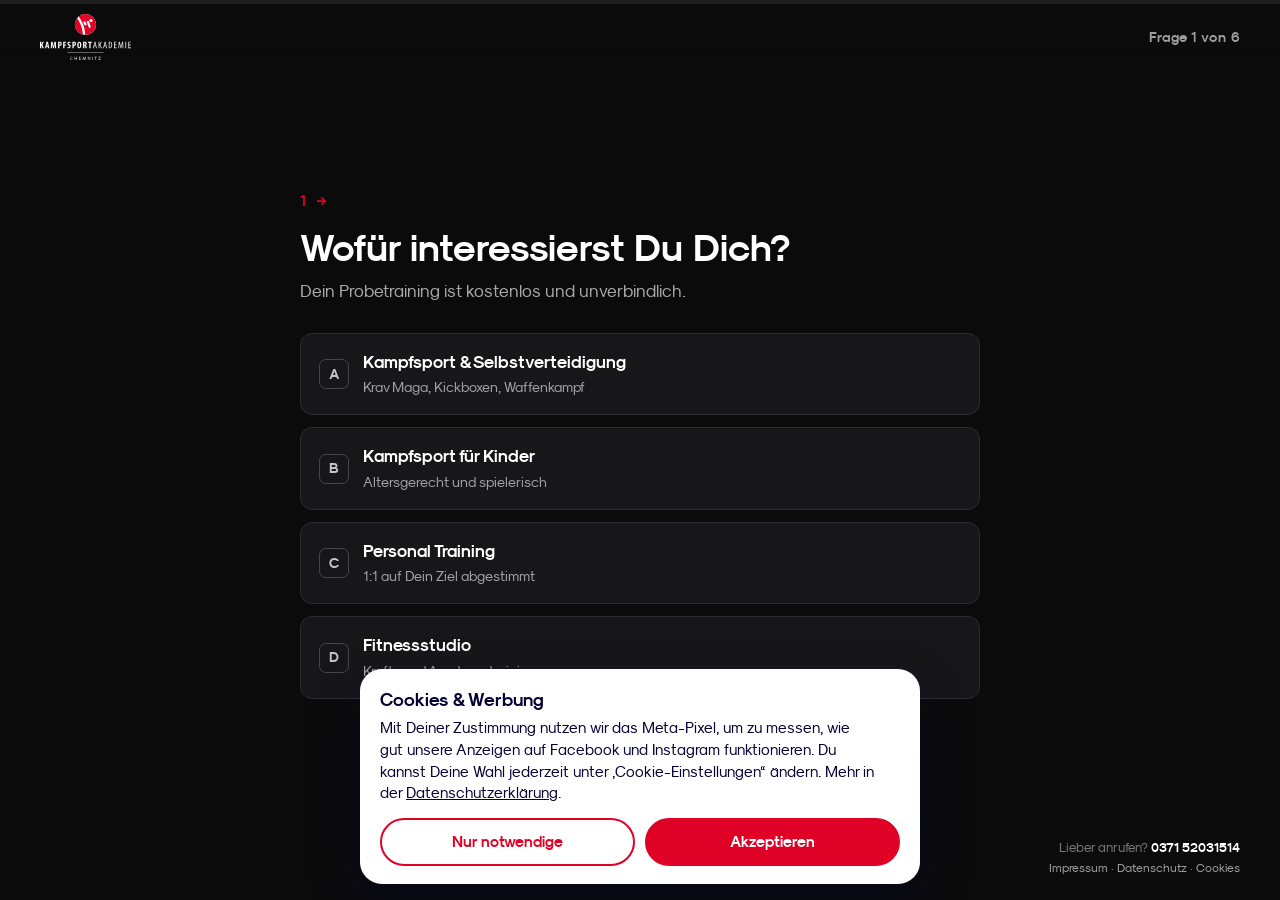
<file: anfrage.html>
<!DOCTYPE html>
<html lang="de">
<head>
<meta charset="UTF-8">
<meta name="viewport" content="width=device-width,initial-scale=1,viewport-fit=cover">
<title>Kostenloses Probetraining | Kampfsportakademie Chemnitz</title>
<meta name="description" content="Sichere Dir Dein kostenloses Probetraining bei der Kampfsportakademie Chemnitz. In wenigen Klicks zum Termin.">
<meta name="robots" content="noindex">
<meta name="theme-color" content="#000000">
<link rel="preload" href="fonts/sk-modernist-bold.woff2" as="font" type="font/woff2" crossorigin>
<link rel="stylesheet" href="css/style.css">
<style>
/* ===== Funnel im Typeform-Stil: eine Frage pro Bildschirm, keine Navigation ===== */
html,body{height:100%}
body.tf{background:#0b0b0c;color:#fff;overflow-x:hidden}
.tf-top{position:fixed;inset:0 0 auto 0;z-index:5;display:flex;align-items:center;justify-content:space-between;padding:14px clamp(16px,4vw,40px);background:linear-gradient(#0b0b0c 70%,rgba(11,11,12,0))}
.tf-top img{height:46px;width:auto}
.tf-count{font-size:14px;font-weight:700;color:rgba(255,255,255,.6);letter-spacing:.4px}
.tf-bar{position:fixed;top:0;left:0;right:0;height:4px;background:rgba(255,255,255,.08);z-index:6}
.tf-bar i{display:block;height:100%;width:0;background:var(--red);transition:width .5s var(--ease)}
.tf-main{min-height:100svh;display:flex;align-items:center;justify-content:center;padding:96px clamp(16px,5vw,40px) 110px}
.tf-form{width:100%;max-width:680px}
.q{display:none}
.q.active{display:block;animation:qIn .55s var(--ease) both}
.q.back{animation:qBack .55s var(--ease) both}
@keyframes qIn{from{opacity:0;transform:translateY(28px)}to{opacity:1;transform:none}}
@keyframes qBack{from{opacity:0;transform:translateY(-28px)}to{opacity:1;transform:none}}
.q__num{display:inline-flex;align-items:center;gap:8px;color:var(--red);font-weight:700;font-size:15px;margin-bottom:12px}
.q__num svg{width:14px;height:14px;stroke:var(--red);stroke-width:3;fill:none}
.q h1,.q h2{font-size:clamp(26px,3.6vw,38px);line-height:1.18;color:#fff;font-weight:700;text-wrap:balance}
.q .hint{margin-top:10px;font-size:17px;color:rgba(255,255,255,.65)}
.opts{display:grid;gap:12px;margin-top:28px}
.opt{display:flex;align-items:center;gap:14px;width:100%;text-align:left;padding:16px 18px;border-radius:12px;background:#17171a;border:1.5px solid #2c2c31;color:#fff;font:inherit;font-size:17px;cursor:pointer;transition:border-color .2s ease,background-color .2s ease,transform .2s var(--ease)}
.opt:hover{border-color:#5a5a62;transform:translateY(-1px)}
.opt:focus-visible{outline:2px solid #fff;outline-offset:2px}
.opt .key{flex:none;width:30px;height:30px;border-radius:7px;border:1.5px solid #45454c;display:grid;place-items:center;font-size:14px;font-weight:700;color:rgba(255,255,255,.75);transition:all .2s ease}
.opt b{display:block;font-weight:700}
.opt small{display:block;font-size:14px;color:rgba(255,255,255,.6);margin-top:2px}
.opt.sel{border-color:var(--red);background:rgba(223,2,38,.14)}
.opt.sel .key{background:var(--red);border-color:var(--red);color:#fff}
.opt.flash{animation:flash .32s ease}
@keyframes flash{50%{background:rgba(223,2,38,.3)}}
.fld{margin-top:26px}
.fld label{display:block;font-size:15px;font-weight:700;color:rgba(255,255,255,.7);margin-bottom:6px}
.fld input,.fld textarea{width:100%;background:transparent;border:0;border-bottom:2px solid #3a3a40;color:#fff;font:inherit;font-size:clamp(20px,2.4vw,26px);padding:10px 2px;border-radius:0;transition:border-color .2s ease}
.fld textarea{font-size:18px;resize:vertical;min-height:84px}
.fld input::placeholder,.fld textarea::placeholder{color:rgba(255,255,255,.3)}
.fld input:focus,.fld textarea:focus{outline:none;border-bottom-color:var(--red)}
.fld.err input{border-bottom-color:#ff5a6e}
.err-msg{display:none;margin-top:8px;font-size:14px;font-weight:700;color:#ff5a6e}
.fld.err .err-msg,.consent-wrap.err .err-msg{display:block}
.actions{display:flex;align-items:center;gap:16px;margin-top:30px;flex-wrap:wrap}
.actions .btn{min-height:54px;padding:8px 28px;flex-direction:row;gap:10px}
.actions .btn svg{width:18px;height:18px}
.enter-hint{font-size:13px;color:rgba(255,255,255,.45)}
.enter-hint b{color:rgba(255,255,255,.7)}
.skip{background:none;border:0;color:rgba(255,255,255,.6);font:inherit;font-size:15px;font-weight:700;text-decoration:underline;text-underline-offset:4px;cursor:pointer}
.consent-wrap{margin-top:24px}
.consent{display:flex;gap:12px;align-items:flex-start;font-size:15px;line-height:1.5;color:rgba(255,255,255,.8);cursor:pointer}
.consent input{flex:none;width:22px;height:22px;margin-top:1px;accent-color:var(--red)}
.consent a{color:#fff;text-decoration:underline}
.tf-back{position:fixed;left:clamp(16px,4vw,40px);bottom:max(18px,env(safe-area-inset-bottom));z-index:5;display:inline-flex;align-items:center;gap:8px;background:#17171a;border:1.5px solid #2c2c31;color:#fff;border-radius:99px;padding:10px 16px;font:inherit;font-size:15px;font-weight:700;cursor:pointer}
.tf-back[hidden]{display:none}
.tf-back svg{width:16px;height:16px}
body.tf::after{content:"";position:fixed;left:0;right:0;bottom:0;height:calc(92px + env(safe-area-inset-bottom));background:linear-gradient(rgba(11,11,12,0),#0b0b0c 24%);z-index:3;pointer-events:none}
.tf-foot{position:fixed;right:clamp(16px,4vw,40px);bottom:max(22px,env(safe-area-inset-bottom));z-index:4;font-size:12px;color:rgba(255,255,255,.45);text-align:right;line-height:1.6}
.tf-foot a{color:rgba(255,255,255,.6)}
.tf-foot .call{display:block;font-size:13px}
.tf-foot .call a{color:#fff;font-weight:700;white-space:nowrap}
.opts--age{grid-template-columns:repeat(6,minmax(0,1fr));gap:10px}
.opts--age .opt{flex-direction:column;justify-content:center;gap:0;padding:14px 6px;text-align:center}
.opts--age .opt b{font-size:24px;line-height:1.1}
.opts--age .opt small{margin-top:2px}
.opts-err{display:none;margin-top:12px;font-size:14px;font-weight:700;color:#ff5a6e}
.q.err .opts-err{display:block}
.opt .check{flex:none;width:24px;height:24px;border-radius:6px;border:1.5px solid #45454c;display:grid;place-items:center}
.opt.sel .check{background:var(--red);border-color:var(--red)}
@media (max-width:640px){
  .opts--age{grid-template-columns:repeat(4,minmax(0,1fr))}
  .tf-top img{height:38px}
  .tf-main{align-items:flex-start;padding-top:92px;padding-bottom:140px}
  .opt{padding:14px 14px}
  .tf-foot{left:auto;max-width:58%}
  .actions .btn{width:100%;justify-content:center}
  .enter-hint{display:none}
}
@media (max-width:640px) and (max-height:720px){
  .tf-main{padding-top:80px}
  .q h1,.q h2{font-size:24px}
  .q .hint{font-size:15px;margin-top:8px}
  .opts{margin-top:18px;gap:9px}
  .opt{padding:9px 14px;font-size:16px}
  .opt .key{width:26px;height:26px}
  .fld textarea{min-height:60px}
  .consent{font-size:14px;line-height:1.45}
  .consent-wrap{margin-top:18px}
  .actions .btn{min-height:50px}
  .opt small{font-size:13px}
  .opts--age .opt{padding:10px 4px}
  .opts--age .opt b{font-size:21px}
  .fld{margin-top:18px}
  .actions{margin-top:22px}
}
@media (prefers-reduced-motion:reduce){.q.active,.q.back{animation:none}.tf-bar i{transition:none}}
</style>
<link rel="icon" type="image/png" sizes="32x32" href="/images/favicon-32.png">
<link rel="icon" type="image/png" sizes="512x512" href="/images/icon-512.png">
<link rel="apple-touch-icon" href="/apple-touch-icon.png">
</head>
<body class="tf">
<div class="tf-bar" aria-hidden="true"><i id="bar"></i></div>
<header class="tf-top">
  <img src="images/logo-kampfsportakademie-weiss.svg" alt="Kampfsportakademie Chemnitz" width="142" height="72">
  <span class="tf-count" id="count" aria-live="polite"></span>
</header>

<main class="tf-main">
  <!-- Netlify Forms: alle Felder stehen im HTML, damit Netlify sie beim Deploy erkennt -->
  <form class="tf-form" name="probetraining" method="POST" data-netlify="true" netlify-honeypot="bot-field" action="danke" id="form" novalidate>
    <input type="hidden" name="form-name" value="probetraining">
    <!-- Alle Felder stehen fest im HTML (Netlify erkennt sie nur so). Auswahlfragen schreiben in diese versteckten Felder. -->
    <input type="hidden" name="sportart" id="f-sportart">
    <input type="hidden" name="standort" id="f-standort">
    <input type="hidden" name="kind_alter" id="f-kind_alter">
    <input type="hidden" name="quelle" id="f-quelle">
    <input type="hidden" name="utm_source">
    <input type="hidden" name="utm_medium">
    <input type="hidden" name="utm_campaign">
    <input type="hidden" name="utm_content">
    <input type="hidden" name="utm_term">
    <input type="hidden" name="fbclid">
    <p hidden><label>Bitte nicht ausfüllen: <input name="bot-field"></label></p>

    <!-- 1: Sportart (Einfachauswahl, springt sofort weiter) -->
    <section class="q" data-q="sportart">
      <span class="q__num"><span data-num>1</span> <svg viewBox="0 0 24 24"><path d="M5 12h14M13 6l6 6-6 6"/></svg></span>
      <h1>Wofür interessierst Du Dich?</h1>
      <p class="hint">Dein Probetraining ist kostenlos und unverbindlich.</p>
      <div class="opts" data-group="sportart" data-required data-keys>
        <button type="button" class="opt" data-val="Kampfsport / Selbstverteidigung"><span class="key">A</span><span><b>Kampfsport &amp; Selbstverteidigung</b><small>Krav Maga, Kickboxen, Waffenkampf</small></span></button>
        <button type="button" class="opt" data-val="Kinderunterricht"><span class="key">B</span><span><b>Kampfsport für Kinder</b><small>Altersgerecht und spielerisch</small></span></button>
        <button type="button" class="opt" data-val="Personal Training"><span class="key">C</span><span><b>Personal Training</b><small>1:1 auf Dein Ziel abgestimmt</small></span></button>
        <button type="button" class="opt" data-val="Fitnessstudio"><span class="key">D</span><span><b>Fitnessstudio</b><small>Kraft- und Ausdauertraining</small></span></button>
      </div>
    </section>

    <!-- 2: Standort (Einfachauswahl) -->
    <section class="q" data-q="standort">
      <span class="q__num"><span data-num>2</span> <svg viewBox="0 0 24 24"><path d="M5 12h14M13 6l6 6-6 6"/></svg></span>
      <h2>Welcher Standort passt Dir am besten?</h2>
      <p class="hint">Wir sind dreimal in und um Chemnitz für Dich da.</p>
      <div class="opts" data-group="standort" data-required data-keys>
        <button type="button" class="opt" data-val="Chemnitz Zentrum"><span class="key">A</span><span><b>Chemnitz Zentrum</b><small>Annaberger Straße 105</small></span></button>
        <button type="button" class="opt" data-val="Chemnitz Grüna"><span class="key">B</span><span><b>Chemnitz Grüna</b><small>Reichenbrander Straße 4</small></span></button>
        <button type="button" class="opt" data-val="Flöha"><span class="key">C</span><span><b>Flöha</b><small>Augustusburger Straße 23</small></span></button>
        <button type="button" class="opt" data-val="Noch unsicher"><span class="key">D</span><span><b>Noch unsicher</b><small>Wir beraten Dich gern am Telefon</small></span></button>
      </div>
    </section>

    <!-- Kinder-Zweig: nur bei Sportart „Kinderunterricht“ (data-kids) -->
    <section class="q" data-q="kind_name" data-kids>
      <span class="q__num"><span data-num>3</span> <svg viewBox="0 0 24 24"><path d="M5 12h14M13 6l6 6-6 6"/></svg></span>
      <h2>Wie heißt Dein Kind?</h2>
      <p class="hint">Dann kann unser Trainer Dein Kind beim Probetraining gleich mit Namen begrüßen.</p>
      <div class="fld"><label for="kind_name">Name des Kindes *</label><input type="text" id="kind_name" name="kind_name" required autocomplete="off" placeholder="z. B. Emma" enterkeyhint="next"><span class="err-msg">Bitte gib den Namen Deines Kindes an.</span></div>
      <div class="actions"><button type="button" class="btn btn--primary" data-next>Weiter <svg viewBox="0 0 24 24" fill="none" stroke="currentColor" stroke-width="2.4" stroke-linecap="round" stroke-linejoin="round"><path d="M5 12h14M13 6l6 6-6 6"/></svg></button><span class="enter-hint">oder <b>Enter</b> drücken</span></div>
    </section>

    <section class="q" data-q="kind_alter" data-kids>
      <span class="q__num"><span data-num>4</span> <svg viewBox="0 0 24 24"><path d="M5 12h14M13 6l6 6-6 6"/></svg></span>
      <h2>Wie alt ist <span data-kindname>Dein Kind</span>?</h2>
      <p class="hint">So schlagen wir die passende Gruppe vor: MINIS 4 bis 6, KIDS 7 bis 9, TEENS 10 bis 13 und Kickboxen 12 bis 15 Jahre.</p>
      <div class="opts opts--age" data-group="kind_alter" data-required>
        <button type="button" class="opt" data-val="4"><b>4</b><small>Jahre</small></button>
        <button type="button" class="opt" data-val="5"><b>5</b><small>Jahre</small></button>
        <button type="button" class="opt" data-val="6"><b>6</b><small>Jahre</small></button>
        <button type="button" class="opt" data-val="7"><b>7</b><small>Jahre</small></button>
        <button type="button" class="opt" data-val="8"><b>8</b><small>Jahre</small></button>
        <button type="button" class="opt" data-val="9"><b>9</b><small>Jahre</small></button>
        <button type="button" class="opt" data-val="10"><b>10</b><small>Jahre</small></button>
        <button type="button" class="opt" data-val="11"><b>11</b><small>Jahre</small></button>
        <button type="button" class="opt" data-val="12"><b>12</b><small>Jahre</small></button>
        <button type="button" class="opt" data-val="13"><b>13</b><small>Jahre</small></button>
        <button type="button" class="opt" data-val="14"><b>14</b><small>Jahre</small></button>
        <button type="button" class="opt" data-val="15"><b>15</b><small>Jahre</small></button>
      </div>
      <p class="opts-err">Bitte wähle das Alter Deines Kindes.</p>
    </section>

    <!-- Kontakt: Name (bei Kindern = Elternteil, Feldname bleibt „name“) -->
    <section class="q" data-q="name">
      <span class="q__num"><span data-num>3</span> <svg viewBox="0 0 24 24"><path d="M5 12h14M13 6l6 6-6 6"/></svg></span>
      <h2 data-adult="Wie heißt Du?" data-kid="Dein Name (Elternteil)">Wie heißt Du?</h2>
      <p class="hint" data-kids-only hidden>Bitte gib hier Deinen eigenen Namen an. Wir rufen Dich als Elternteil zurück.</p>
      <div class="fld"><label for="name">Vor- und Nachname *</label><input type="text" id="name" name="name" required autocomplete="name" placeholder="Max Mustermann" enterkeyhint="next"><span class="err-msg">Bitte gib Deinen Namen an.</span></div>
      <div class="actions"><button type="button" class="btn btn--primary" data-next>Weiter <svg viewBox="0 0 24 24" fill="none" stroke="currentColor" stroke-width="2.4" stroke-linecap="round" stroke-linejoin="round"><path d="M5 12h14M13 6l6 6-6 6"/></svg></button><span class="enter-hint">oder <b>Enter</b> drücken</span></div>
    </section>

    <!-- Kontakt: Telefon und E-Mail -->
    <section class="q" data-q="kontakt">
      <span class="q__num"><span data-num>4</span> <svg viewBox="0 0 24 24"><path d="M5 12h14M13 6l6 6-6 6"/></svg></span>
      <h2>Unter welcher Nummer erreichen wir Dich?</h2>
      <p class="hint">Wir rufen Dich für ein kurzes 15-Minuten-Gespräch an und vereinbaren Deinen Termin.</p>
      <div class="fld"><label for="tel">Telefonnummer *</label><input type="tel" id="tel" name="telefon" required autocomplete="tel" inputmode="tel" placeholder="0171 1234567" enterkeyhint="next"><span class="err-msg">Bitte gib eine gültige Telefonnummer an.</span></div>
      <div class="fld"><label for="mail">E-Mail (optional)</label><input type="email" id="mail" name="email" autocomplete="email" inputmode="email" placeholder="name@beispiel.de" enterkeyhint="next"><span class="err-msg">Bitte prüfe Deine E-Mail-Adresse.</span></div>
      <div class="actions"><button type="button" class="btn btn--primary" data-next>Weiter <svg viewBox="0 0 24 24" fill="none" stroke="currentColor" stroke-width="2.4" stroke-linecap="round" stroke-linejoin="round"><path d="M5 12h14M13 6l6 6-6 6"/></svg></button><span class="enter-hint">oder <b>Enter</b> drücken</span></div>
    </section>

    <!-- Quelle (optional, Einfachauswahl) -->
    <section class="q" data-q="quelle">
      <span class="q__num"><span data-num>5</span> <svg viewBox="0 0 24 24"><path d="M5 12h14M13 6l6 6-6 6"/></svg></span>
      <h2>Wie bist Du auf uns aufmerksam geworden?</h2>
      <div class="opts" data-group="quelle" data-keys>
        <button type="button" class="opt" data-val="Facebook / Instagram"><span class="key">A</span><span><b>Facebook oder Instagram</b></span></button>
        <button type="button" class="opt" data-val="Google-Suche"><span class="key">B</span><span><b>Google-Suche</b></span></button>
        <button type="button" class="opt" data-val="Google Anzeige"><span class="key">C</span><span><b>Google-Anzeige</b></span></button>
        <button type="button" class="opt" data-val="ChatGPT oder eine andere KI"><span class="key">D</span><span><b>ChatGPT oder eine andere KI</b></span></button>
        <button type="button" class="opt" data-val="Empfehlung"><span class="key">E</span><span><b>Empfehlung von Freunden oder Familie</b></span></button>
        <button type="button" class="opt" data-val="Vor Ort / Flyer / Sonstiges"><span class="key">F</span><span><b>Vor Ort gesehen, Flyer oder Sonstiges</b></span></button>
      </div>
      <div class="actions"><button type="button" class="skip" data-skip>Überspringen</button></div>
    </section>

    <!-- Abschluss -->
    <section class="q" data-q="abschluss">
      <span class="q__num"><span data-num>6</span> <svg viewBox="0 0 24 24"><path d="M5 12h14M13 6l6 6-6 6"/></svg></span>
      <h2>Fast geschafft!</h2>
      <p class="hint" data-adult="Möchtest Du uns vorab noch etwas mitteilen? Zum Beispiel Deine Vorerfahrung oder Fragen zum Training." data-kid="Möchtest Du uns vorab noch etwas mitteilen? Zum Beispiel Vorerfahrung Deines Kindes oder Fragen zum Training.">Möchtest Du uns vorab noch etwas mitteilen? Zum Beispiel Deine Vorerfahrung oder Fragen zum Training.</p>
      <div class="fld"><label for="msg">Nachricht (optional)</label><textarea id="msg" name="nachricht" rows="3" placeholder="Deine Nachricht"></textarea></div>
      <div class="consent-wrap"><label class="consent"><input type="checkbox" id="consent" name="datenschutz" value="ja" required><span>Ich habe die <a href="datenschutz.html" target="_blank" rel="noopener">Datenschutzerklärung</a> gelesen und stimme der Verarbeitung meiner Daten zur Kontaktaufnahme zu. *</span></label><span class="err-msg">Bitte stimme der Datenschutzerklärung zu.</span></div>
      <div class="actions"><button type="submit" class="btn btn--primary btn--lg" id="submit">Kostenloses Probetraining anfragen <svg viewBox="0 0 24 24" fill="none" stroke="currentColor" stroke-width="2.2" stroke-linecap="round" stroke-linejoin="round"><path d="M22 2 11 13M22 2l-7 20-4-9-9-4z"/></svg></button></div>
    </section>
  </form>
</main>

<button type="button" class="tf-back" id="back" hidden><svg viewBox="0 0 24 24" fill="none" stroke="currentColor" stroke-width="2.4" stroke-linecap="round" stroke-linejoin="round"><path d="M19 12H5M11 6l-6 6 6 6"/></svg> Zurück</button>
<div class="tf-foot">
  <span class="call">Lieber anrufen? <a href="tel:+4937152031514">0371 52031514</a></span>
  <a href="impressum.html" target="_blank" rel="noopener">Impressum</a> · <a href="datenschutz.html" target="_blank" rel="noopener">Datenschutz</a> · <a href="#" data-cc-open>Cookies</a>
</div>

<script>
document.documentElement.classList.add('js');
(function(){
  const form   = document.getElementById('form');
  const all    = [...form.querySelectorAll('.q')];
  const bar    = document.getElementById('bar');
  const count  = document.getElementById('count');
  const back   = document.getElementById('back');
  const sport  = document.getElementById('f-sportart');
  const KIDS   = 'Kinderunterricht';
  let cur = 0;                                   // Index im aktuellen Pfad

  const isKids = () => sport.value === KIDS;
  // Aktueller Pfad: Kinder-Fragen (data-kids) nur bei Kinderunterricht
  const path = () => all.filter(q => !q.hasAttribute('data-kids') || isKids());

  // Texte, die sich zwischen Erwachsenen und Kindern unterscheiden
  const applyBranch = () => {
    const k = isKids();
    form.querySelectorAll('[data-adult][data-kid]').forEach(el => el.textContent = k ? el.dataset.kid : el.dataset.adult);
    form.querySelectorAll('[data-kids-only]').forEach(el => el.hidden = !k);
    if(!k){                                      // Kinder-Felder leeren, wenn keine Kinder-Sportart
      document.getElementById('kind_name').value = '';
      document.getElementById('f-kind_alter').value = '';
      form.querySelectorAll('[data-group="kind_alter"] .opt').forEach(o => o.classList.remove('sel'));
    }
  };

  const show = (i, dir) => {
    const p = path();
    all.forEach(q => q.classList.remove('active','back','err'));
    cur = Math.max(0, Math.min(i, p.length-1));
    const q = p[cur];
    q.classList.add('active'); if(dir < 0) q.classList.add('back');
    p.forEach((x, n) => { const num = x.querySelector('[data-num]'); if(num) num.textContent = n + 1; });
    const kn = document.getElementById('kind_name').value.trim();
    form.querySelectorAll('[data-kindname]').forEach(el => el.textContent = kn || 'Dein Kind');
    bar.style.width = (cur/(p.length-1)*100) + '%';
    count.textContent = 'Frage ' + (cur+1) + ' von ' + p.length;
    back.hidden = cur === 0;
    window.scrollTo(0,0);
    const first = q.querySelector('input:not([type=hidden]):not([type=checkbox]),textarea');
    if(first && matchMedia('(hover:hover)').matches) setTimeout(() => first.focus({preventScroll:true}), 350);
  };

  const setErr = (el, on) => { const box = el.closest('.fld,.consent-wrap'); if(box) box.classList.toggle('err', on); return !on; };
  const validate = q => {
    let ok = true;
    q.querySelectorAll('input[required]:not([type=checkbox])').forEach(inp => {
      let valid = inp.value.trim().length >= 2;
      if(inp.type === 'tel') valid = inp.value.replace(/\D/g,'').length >= 6;
      ok = setErr(inp, !valid) && ok;
    });
    q.querySelectorAll('input[type=email]').forEach(inp => {
      const v = inp.value.trim();
      ok = setErr(inp, v !== '' && !/^[^\s@]+@[^\s@]+\.[^\s@]+$/.test(v)) && ok;
    });
    q.querySelectorAll('.opts[data-required]').forEach(g => {
      const has = document.getElementById('f-' + g.dataset.group).value !== '';
      q.classList.toggle('err', !has); ok = has && ok;
    });
    const c = q.querySelector('#consent');
    if(c) ok = setErr(c, !c.checked) && ok;
    return ok;
  };
  const next = () => { if(validate(path()[cur])) show(cur+1, 1); };

  // Auswahlfragen: Einfachauswahl springt sofort weiter, Mehrfachauswahl (data-multi) braucht „Weiter“
  form.querySelectorAll('.opts').forEach(group => {
    const hidden = document.getElementById('f-' + group.dataset.group);
    const multi = group.hasAttribute('data-multi');
    group.querySelectorAll('.opt').forEach(btn => btn.addEventListener('click', () => {
      if(multi){
        btn.classList.toggle('sel');
        hidden.value = [...group.querySelectorAll('.opt.sel')].map(b => b.dataset.val).join(', ');
        btn.closest('.q').classList.remove('err');
        return;
      }
      group.querySelectorAll('.opt').forEach(b => b.classList.remove('sel'));
      btn.classList.add('sel','flash'); setTimeout(() => btn.classList.remove('flash'), 340);
      hidden.value = btn.dataset.val;
      btn.closest('.q').classList.remove('err');
      if(group.dataset.group === 'sportart') applyBranch();
      setTimeout(() => show(cur+1, 1), 380);
    }));
  });
  form.querySelectorAll('[data-next]').forEach(b => b.addEventListener('click', next));
  form.querySelectorAll('[data-skip]').forEach(b => b.addEventListener('click', () => show(cur+1, 1)));
  back.addEventListener('click', () => show(cur-1, -1));
  form.querySelectorAll('input,textarea').forEach(el => el.addEventListener('input', () => { const box = el.closest('.fld,.consent-wrap'); if(box) box.classList.remove('err'); }));
  document.getElementById('consent').addEventListener('change', e => setErr(e.target, !e.target.checked));

  // Tastatur wie bei Typeform: Buchstaben wählen (nur bei Fragen mit A, B, C …), Enter = weiter
  document.addEventListener('keydown', e => {
    const q = path()[cur];
    if(e.key === 'Enter' && e.target.tagName !== 'TEXTAREA' && e.target.tagName !== 'BUTTON'){
      e.preventDefault();
      if(cur === path().length-1){ form.requestSubmit ? form.requestSubmit() : form.submit(); }
      else if(!q.querySelector('.opts') || q.querySelector('.opts[data-multi]')) next();
      return;
    }
    const keyed = q.querySelector('.opts[data-keys]');
    if(keyed && /^[a-zA-Z]$/.test(e.key) && !/INPUT|TEXTAREA/.test(e.target.tagName) && !e.metaKey && !e.ctrlKey && !e.altKey){
      const opts = keyed.querySelectorAll('.opt'); const k = e.key.toUpperCase().charCodeAt(0) - 65;
      if(opts[k]) opts[k].click();
    }
  });

  form.addEventListener('submit', e => {
    // Alle Fragen des aktuellen Pfads prüfen (Kinder-Pflichtfelder nur bei Kinderunterricht)
    const p = path();
    for(let i = 0; i < p.length; i++){
      if(!validate(p[i])){
        e.preventDefault();
        if(i !== cur) show(i, -1);
        else document.getElementById('submit').scrollIntoView({block:'center', behavior:'smooth'});   // Fehlermeldung + Knopf sichtbar halten
        validate(p[i]); return;
      }
    }
    if(!isKids()){ document.getElementById('kind_name').value = ''; document.getElementById('f-kind_alter').value = ''; }
    document.getElementById('submit').disabled = true;
  });

  // Von der Kinderseite (/anfrage?kind=1): Kinderunterricht vorwählen und beim Standort starten
  if(new URLSearchParams(location.search).get('kind') === '1'){
    sport.value = KIDS;
    form.querySelector('.opt[data-val="' + KIDS + '"]').classList.add('sel');
    applyBranch();
    show(1, 1);
  } else { applyBranch(); show(0, 1); }
})();
</script>
<script src="js/tracking.js"></script>
</body>
</html>
</file>
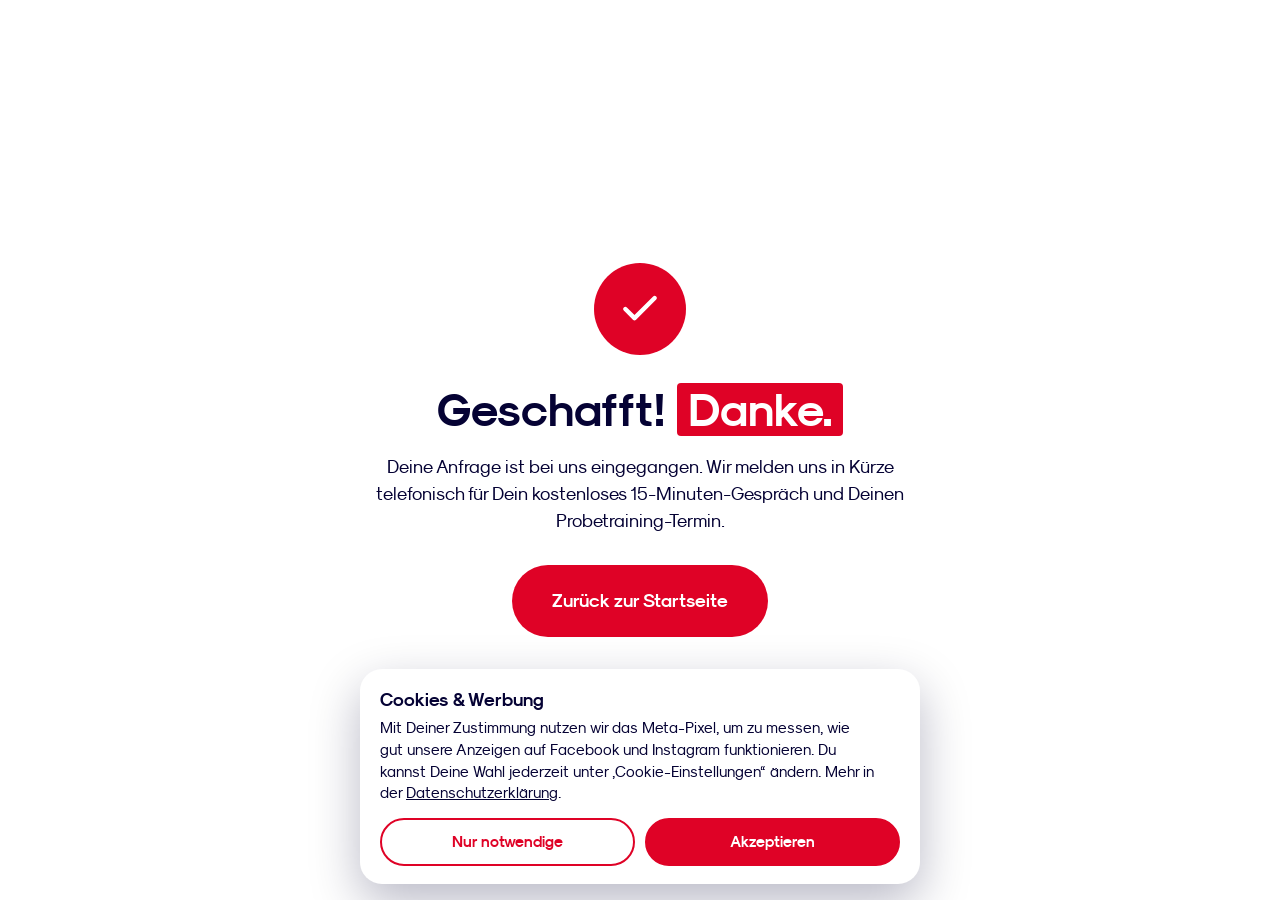
<file: danke.html>
<!DOCTYPE html>
<html lang="de">
<head>
<meta charset="UTF-8">
<meta name="viewport" content="width=device-width,initial-scale=1">
<title>Danke | Kampfsportakademie Chemnitz</title>
<meta name="robots" content="noindex">
<link rel="preload" href="fonts/sk-modernist-bold.woff2" as="font" type="font/woff2" crossorigin>
<link rel="stylesheet" href="css/style.css">
<link rel="icon" type="image/png" sizes="32x32" href="/images/favicon-32.png">
<link rel="icon" type="image/png" sizes="512x512" href="/images/icon-512.png">
<link rel="apple-touch-icon" href="/apple-touch-icon.png">
</head>
<body data-lead-page>
<main id="main-content">
<section class="sec-light" style="min-height:100svh;display:flex;align-items:center;text-align:center">
  <div class="wrap" style="max-width:680px">
    <div style="width:92px;height:92px;border-radius:50%;margin:0 auto 28px;display:grid;place-items:center;background:var(--red)">
      <svg viewBox="0 0 24 24" width="44" height="44" fill="none" stroke="#fff" stroke-width="2.4" stroke-linecap="round" stroke-linejoin="round"><path d="M20 6 9 17l-5-5"/></svg>
    </div>
    <h1 class="title">Geschafft! <span class="hl">Danke.</span></h1>
    <p class="lead center-x" style="margin:18px auto 30px">Deine Anfrage ist bei uns eingegangen. Wir melden uns in Kürze telefonisch für Dein kostenloses 15-Minuten-Gespräch und Deinen Probetraining-Termin.</p>
    <a href="index.html" class="btn btn--primary btn--lg">Zurück zur Startseite</a>
  </div>
</section>
</main>
<script src="js/main.js"></script>
<script src="js/tracking.js"></script>
</body>
</html>
</file>
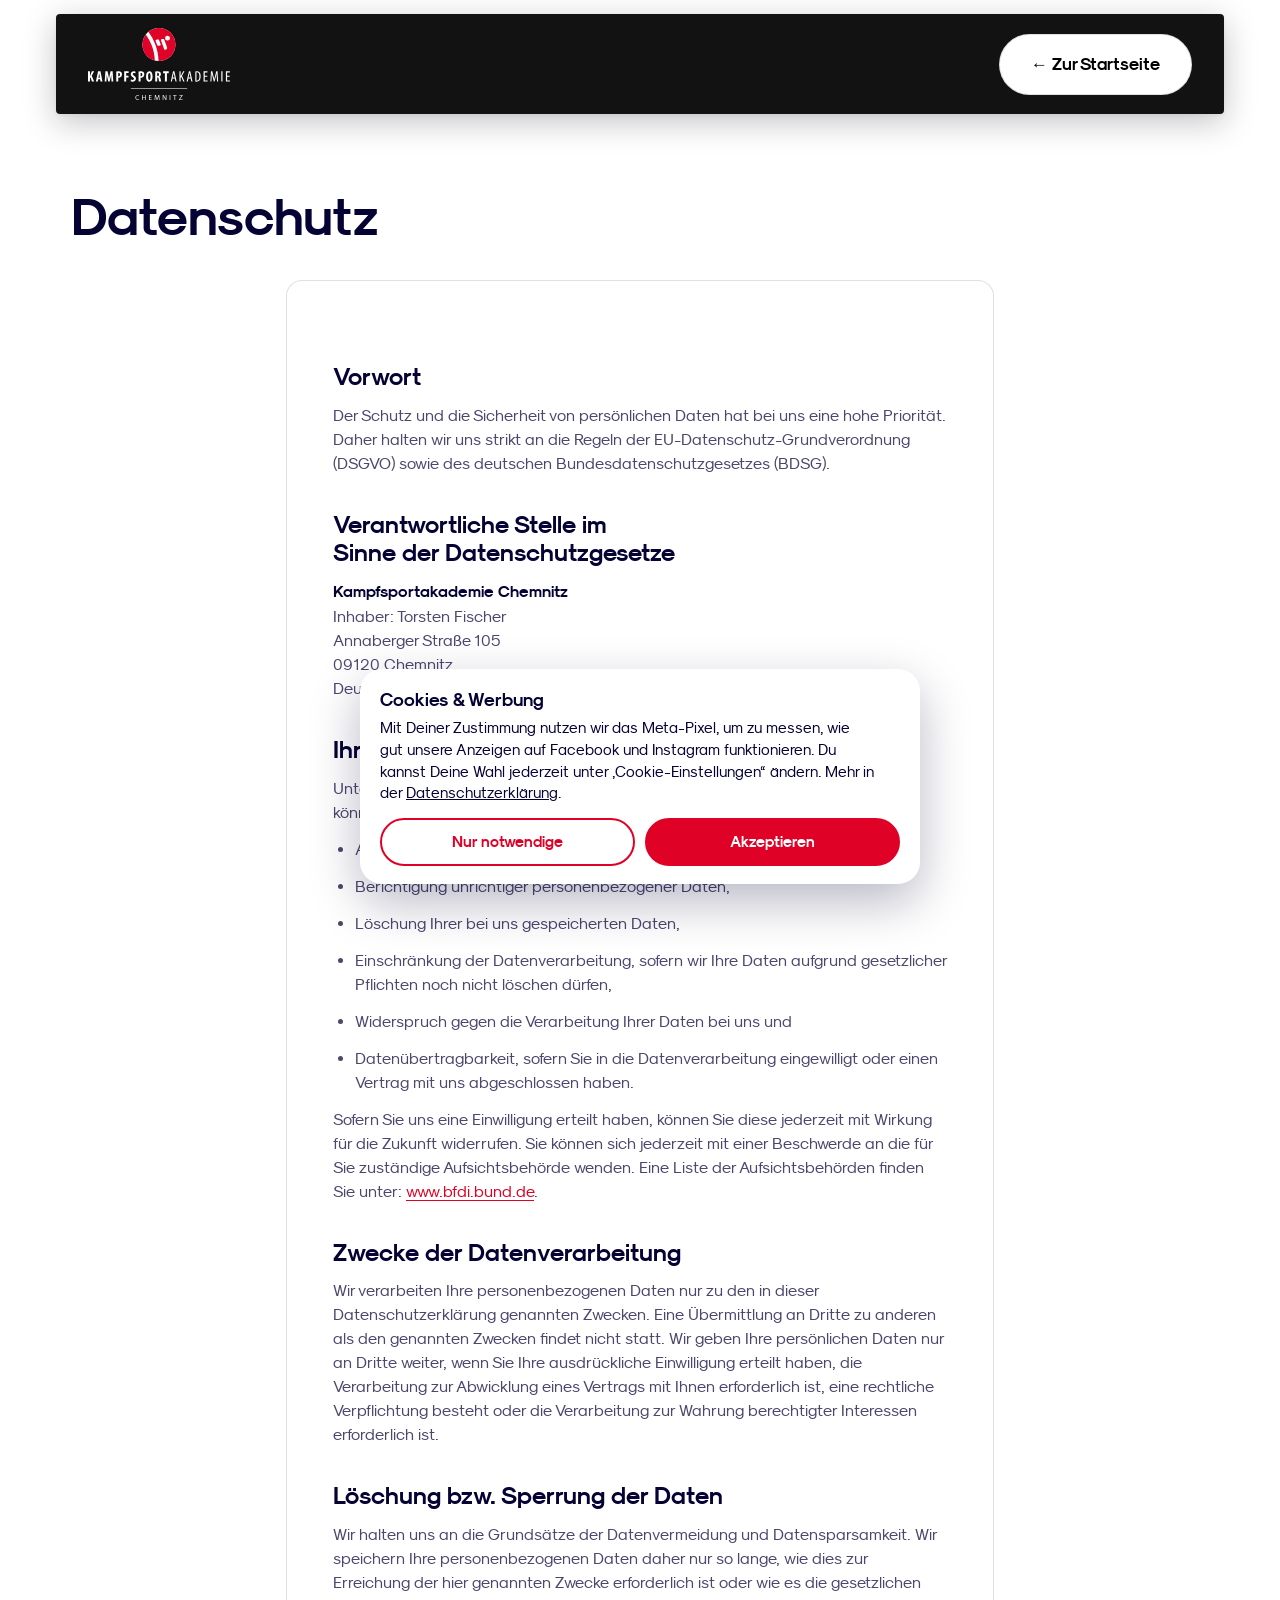
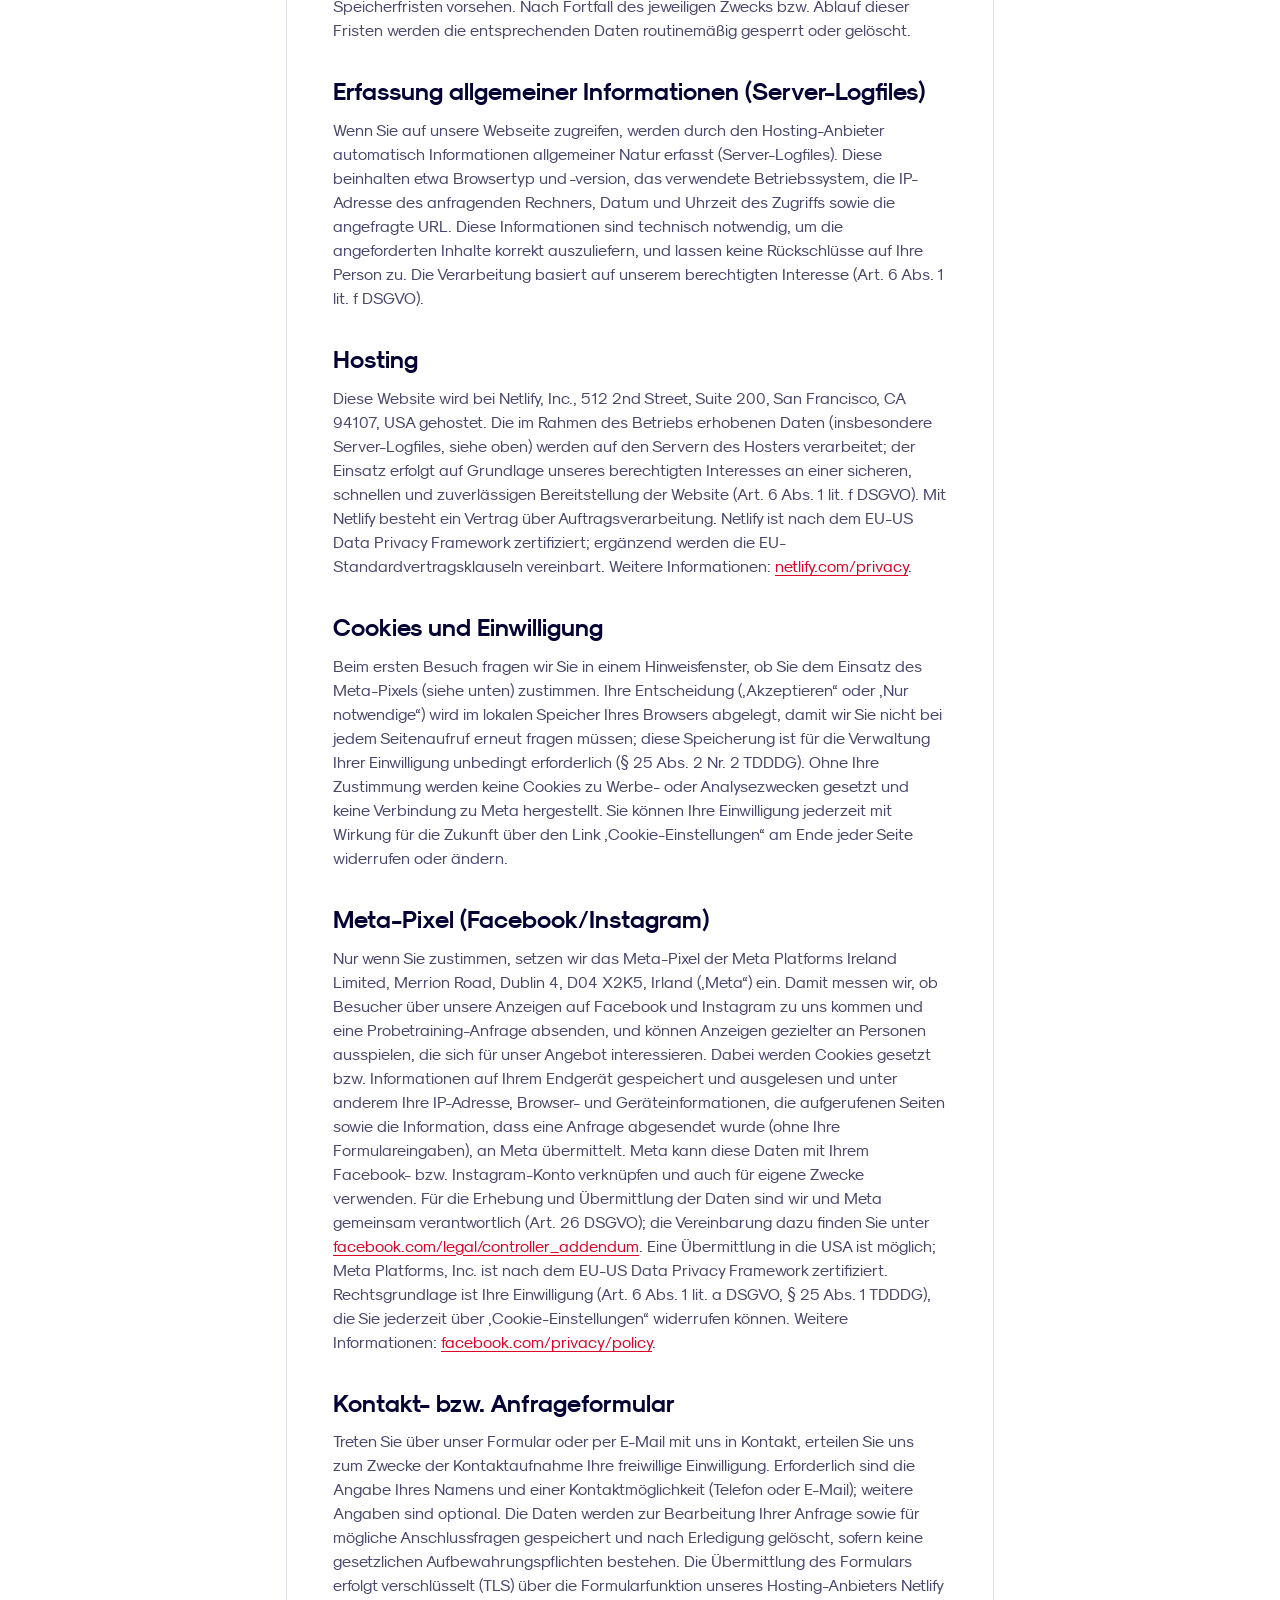
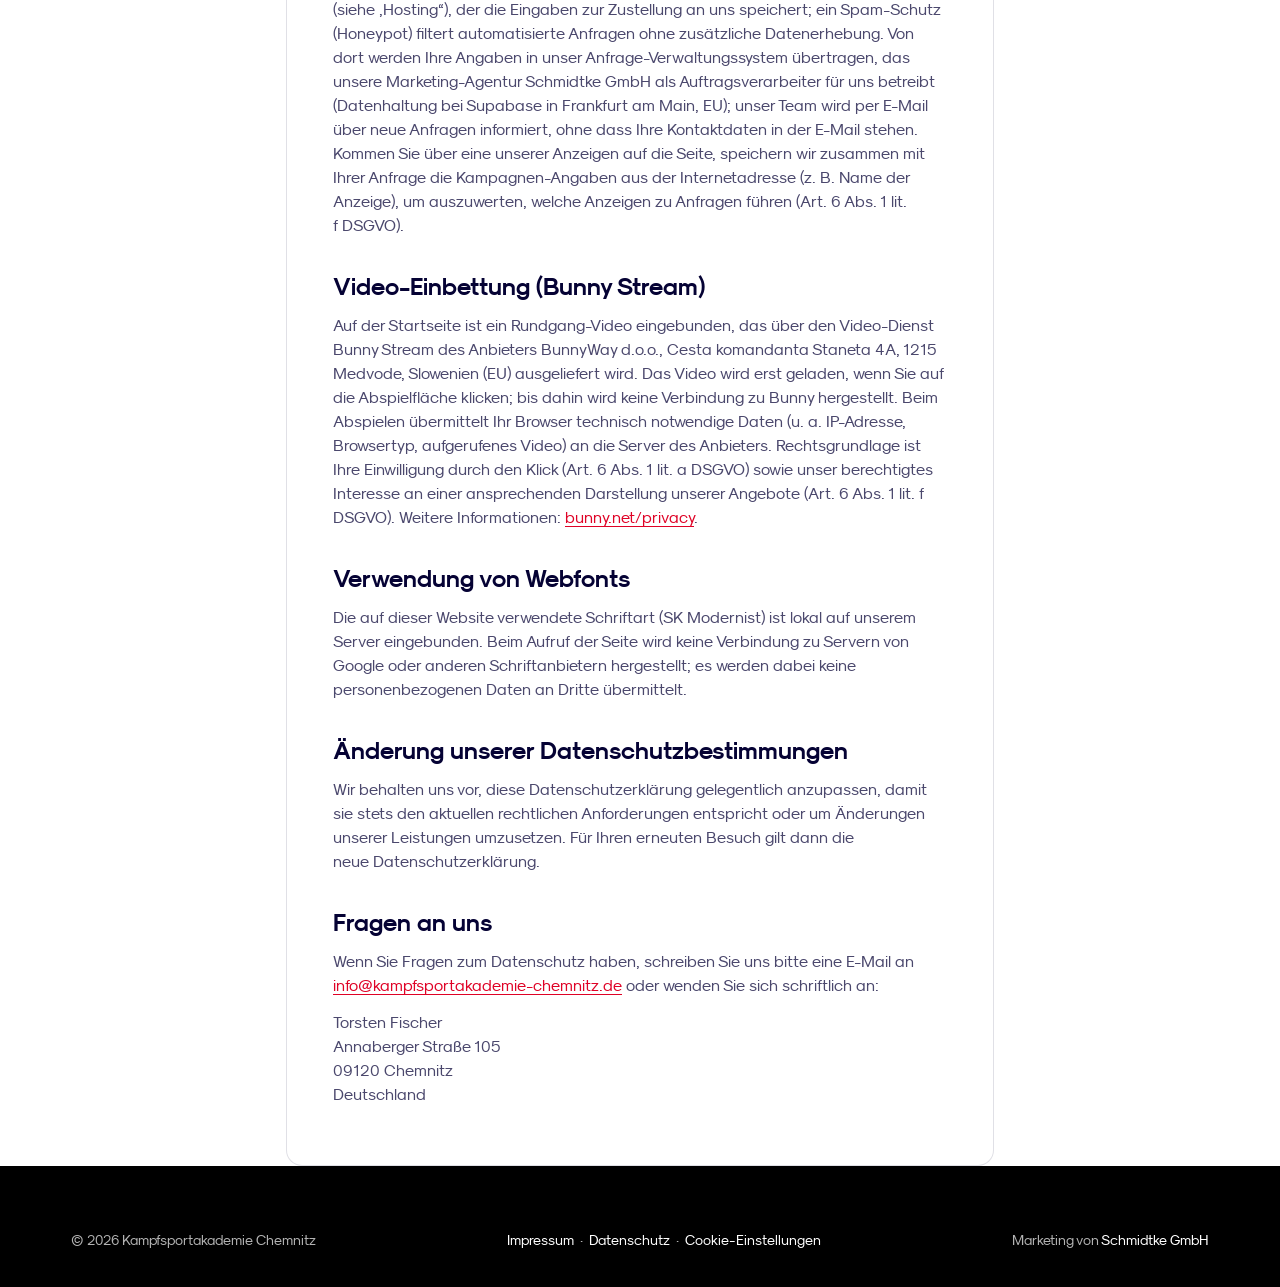
<file: datenschutz.html>
<!DOCTYPE html>
<html lang="de">
<head>
<meta charset="UTF-8">
<meta name="viewport" content="width=device-width,initial-scale=1">
<title>Datenschutz | Kampfsportakademie Chemnitz</title>
<meta name="description" content="Datenschutzerklärung der Kampfsportakademie Chemnitz.">
<link rel="preload" href="fonts/sk-modernist-bold.woff2" as="font" type="font/woff2" crossorigin>
<link rel="stylesheet" href="css/style.css">
<link rel="icon" type="image/png" sizes="32x32" href="/images/favicon-32.png">
<link rel="icon" type="image/png" sizes="512x512" href="/images/icon-512.png">
<link rel="apple-touch-icon" href="/apple-touch-icon.png">
</head>
<body>

<header class="header scrolled" id="header">
  <div class="bar">
    <a href="index.html" class="brand"><img src="images/logo-kampfsportakademie-weiss.svg" alt="Kampfsportakademie Chemnitz" width="142" height="72"></a>
    <div class="nav-cta"><a href="index.html" class="btn btn--light">← Zur Startseite</a></div>
  </div>
</header>

<main id="main-content">
<section class="page-hero">
  <div class="wrap"><h1>Datenschutz</h1></div>
</section>

<section style="padding-top:10px">
  <div class="wrap prose">

    <div class="legal-card">
      <h2>Vorwort</h2>
      <p>Der Schutz und die Sicherheit von persönlichen Daten hat bei uns eine hohe Priorität. Daher halten wir uns strikt an die Regeln der EU-Datenschutz-Grundverordnung (DSGVO) sowie des deutschen Bundesdatenschutzgesetzes (BDSG).</p>

      <h2>Verantwortliche Stelle im Sinne der Datenschutzgesetze</h2>
      <p><strong>Kampfsportakademie Chemnitz</strong><br>
      Inhaber: Torsten Fischer<br>
      Annaberger Straße 105<br>
      09120 Chemnitz<br>
      Deutschland</p>

      <h2>Ihre Betroffenenrechte</h2>
      <p>Unter den am Ende dieser Datenschutzerklärung angegebenen Kontaktdaten können Sie jederzeit folgende Rechte ausüben:</p>
      <ul>
        <li>Auskunft über Ihre bei uns gespeicherten Daten und deren Verarbeitung,</li>
        <li>Berichtigung unrichtiger personenbezogener Daten,</li>
        <li>Löschung Ihrer bei uns gespeicherten Daten,</li>
        <li>Einschränkung der Datenverarbeitung, sofern wir Ihre Daten aufgrund gesetzlicher Pflichten noch nicht löschen dürfen,</li>
        <li>Widerspruch gegen die Verarbeitung Ihrer Daten bei uns und</li>
        <li>Datenübertragbarkeit, sofern Sie in die Datenverarbeitung eingewilligt oder einen Vertrag mit uns abgeschlossen haben.</li>
      </ul>
      <p>Sofern Sie uns eine Einwilligung erteilt haben, können Sie diese jederzeit mit Wirkung für die Zukunft widerrufen. Sie können sich jederzeit mit einer Beschwerde an die für Sie zuständige Aufsichtsbehörde wenden. Eine Liste der Aufsichtsbehörden finden Sie unter: <a href="https://www.bfdi.bund.de/DE/Infothek/Anschriften_Links/anschriften_links-node.html" target="_blank" rel="noopener">www.bfdi.bund.de</a>.</p>

      <h2>Zwecke der Datenverarbeitung</h2>
      <p>Wir verarbeiten Ihre personenbezogenen Daten nur zu den in dieser Datenschutzerklärung genannten Zwecken. Eine Übermittlung an Dritte zu anderen als den genannten Zwecken findet nicht statt. Wir geben Ihre persönlichen Daten nur an Dritte weiter, wenn Sie Ihre ausdrückliche Einwilligung erteilt haben, die Verarbeitung zur Abwicklung eines Vertrags mit Ihnen erforderlich ist, eine rechtliche Verpflichtung besteht oder die Verarbeitung zur Wahrung berechtigter Interessen erforderlich ist.</p>

      <h2>Löschung bzw. Sperrung der Daten</h2>
      <p>Wir halten uns an die Grundsätze der Datenvermeidung und Datensparsamkeit. Wir speichern Ihre personenbezogenen Daten daher nur so lange, wie dies zur Erreichung der hier genannten Zwecke erforderlich ist oder wie es die gesetzlichen Speicherfristen vorsehen. Nach Fortfall des jeweiligen Zwecks bzw. Ablauf dieser Fristen werden die entsprechenden Daten routinemäßig gesperrt oder gelöscht.</p>

      <h2>Erfassung allgemeiner Informationen (Server-Logfiles)</h2>
      <p>Wenn Sie auf unsere Webseite zugreifen, werden durch den Hosting-Anbieter automatisch Informationen allgemeiner Natur erfasst (Server-Logfiles). Diese beinhalten etwa Browsertyp und -version, das verwendete Betriebssystem, die IP-Adresse des anfragenden Rechners, Datum und Uhrzeit des Zugriffs sowie die angefragte URL. Diese Informationen sind technisch notwendig, um die angeforderten Inhalte korrekt auszuliefern, und lassen keine Rückschlüsse auf Ihre Person zu. Die Verarbeitung basiert auf unserem berechtigten Interesse (Art. 6 Abs. 1 lit. f DSGVO).</p>

      <h2>Hosting</h2>
      <p>Diese Website wird bei Netlify, Inc., 512 2nd Street, Suite 200, San Francisco, CA 94107, USA gehostet. Die im Rahmen des Betriebs erhobenen Daten (insbesondere Server-Logfiles, siehe oben) werden auf den Servern des Hosters verarbeitet; der Einsatz erfolgt auf Grundlage unseres berechtigten Interesses an einer sicheren, schnellen und zuverlässigen Bereitstellung der Website (Art. 6 Abs. 1 lit. f DSGVO). Mit Netlify besteht ein Vertrag über Auftragsverarbeitung. Netlify ist nach dem EU-US Data Privacy Framework zertifiziert; ergänzend werden die EU-Standardvertragsklauseln vereinbart. Weitere Informationen: <a href="https://www.netlify.com/privacy/" target="_blank" rel="noopener">netlify.com/privacy</a>.</p>

      <h2>Cookies und Einwilligung</h2>
      <p>Beim ersten Besuch fragen wir Sie in einem Hinweisfenster, ob Sie dem Einsatz des Meta-Pixels (siehe unten) zustimmen. Ihre Entscheidung („Akzeptieren“ oder „Nur notwendige“) wird im lokalen Speicher Ihres Browsers abgelegt, damit wir Sie nicht bei jedem Seitenaufruf erneut fragen müssen; diese Speicherung ist für die Verwaltung Ihrer Einwilligung unbedingt erforderlich (§ 25 Abs. 2 Nr. 2 TDDDG). Ohne Ihre Zustimmung werden keine Cookies zu Werbe- oder Analysezwecken gesetzt und keine Verbindung zu Meta hergestellt. Sie können Ihre Einwilligung jederzeit mit Wirkung für die Zukunft über den Link „Cookie-Einstellungen“ am Ende jeder Seite widerrufen oder ändern.</p>

      <h2>Meta-Pixel (Facebook/Instagram)</h2>
      <p>Nur wenn Sie zustimmen, setzen wir das Meta-Pixel der Meta Platforms Ireland Limited, Merrion Road, Dublin 4, D04 X2K5, Irland („Meta“) ein. Damit messen wir, ob Besucher über unsere Anzeigen auf Facebook und Instagram zu uns kommen und eine Probetraining-Anfrage absenden, und können Anzeigen gezielter an Personen ausspielen, die sich für unser Angebot interessieren. Dabei werden Cookies gesetzt bzw. Informationen auf Ihrem Endgerät gespeichert und ausgelesen und unter anderem Ihre IP-Adresse, Browser- und Geräteinformationen, die aufgerufenen Seiten sowie die Information, dass eine Anfrage abgesendet wurde (ohne Ihre Formulareingaben), an Meta übermittelt. Meta kann diese Daten mit Ihrem Facebook- bzw. Instagram-Konto verknüpfen und auch für eigene Zwecke verwenden. Für die Erhebung und Übermittlung der Daten sind wir und Meta gemeinsam verantwortlich (Art. 26 DSGVO); die Vereinbarung dazu finden Sie unter <a href="https://www.facebook.com/legal/controller_addendum" target="_blank" rel="noopener">facebook.com/legal/controller_addendum</a>. Eine Übermittlung in die USA ist möglich; Meta Platforms, Inc. ist nach dem EU-US Data Privacy Framework zertifiziert. Rechtsgrundlage ist Ihre Einwilligung (Art. 6 Abs. 1 lit. a DSGVO, § 25 Abs. 1 TDDDG), die Sie jederzeit über „Cookie-Einstellungen“ widerrufen können. Weitere Informationen: <a href="https://www.facebook.com/privacy/policy/" target="_blank" rel="noopener">facebook.com/privacy/policy</a>.</p>

      <h2>Kontakt- bzw. Anfrageformular</h2>
      <p>Treten Sie über unser Formular oder per E-Mail mit uns in Kontakt, erteilen Sie uns zum Zwecke der Kontaktaufnahme Ihre freiwillige Einwilligung. Erforderlich sind die Angabe Ihres Namens und einer Kontaktmöglichkeit (Telefon oder E-Mail); weitere Angaben sind optional. Die Daten werden zur Bearbeitung Ihrer Anfrage sowie für mögliche Anschlussfragen gespeichert und nach Erledigung gelöscht, sofern keine gesetzlichen Aufbewahrungspflichten bestehen. Die Übermittlung des Formulars erfolgt verschlüsselt (TLS) über die Formularfunktion unseres Hosting-Anbieters Netlify (siehe „Hosting“), der die Eingaben zur Zustellung an uns speichert; ein Spam-Schutz (Honeypot) filtert automatisierte Anfragen ohne zusätzliche Datenerhebung. Von dort werden Ihre Angaben in unser Anfrage-Verwaltungssystem übertragen, das unsere Marketing-Agentur Schmidtke GmbH als Auftragsverarbeiter für uns betreibt (Datenhaltung bei Supabase in Frankfurt am Main, EU); unser Team wird per E-Mail über neue Anfragen informiert, ohne dass Ihre Kontaktdaten in der E-Mail stehen. Kommen Sie über eine unserer Anzeigen auf die Seite, speichern wir zusammen mit Ihrer Anfrage die Kampagnen-Angaben aus der Internetadresse (z. B. Name der Anzeige), um auszuwerten, welche Anzeigen zu Anfragen führen (Art. 6 Abs. 1 lit. f DSGVO).</p>

      <h2>Video-Einbettung (Bunny Stream)</h2>
      <p>Auf der Startseite ist ein Rundgang-Video eingebunden, das über den Video-Dienst Bunny Stream des Anbieters BunnyWay d.o.o., Cesta komandanta Staneta 4A, 1215 Medvode, Slowenien (EU) ausgeliefert wird. Das Video wird erst geladen, wenn Sie auf die Abspielfläche klicken; bis dahin wird keine Verbindung zu Bunny hergestellt. Beim Abspielen übermittelt Ihr Browser technisch notwendige Daten (u. a. IP-Adresse, Browsertyp, aufgerufenes Video) an die Server des Anbieters. Rechtsgrundlage ist Ihre Einwilligung durch den Klick (Art. 6 Abs. 1 lit. a DSGVO) sowie unser berechtigtes Interesse an einer ansprechenden Darstellung unserer Angebote (Art. 6 Abs. 1 lit. f DSGVO). Weitere Informationen: <a href="https://bunny.net/privacy/" target="_blank" rel="noopener">bunny.net/privacy</a>.</p>

      <h2>Verwendung von Webfonts</h2>
      <p>Die auf dieser Website verwendete Schriftart (SK Modernist) ist lokal auf unserem Server eingebunden. Beim Aufruf der Seite wird keine Verbindung zu Servern von Google oder anderen Schriftanbietern hergestellt; es werden dabei keine personenbezogenen Daten an Dritte übermittelt.</p>

      <h2>Änderung unserer Datenschutzbestimmungen</h2>
      <p>Wir behalten uns vor, diese Datenschutzerklärung gelegentlich anzupassen, damit sie stets den aktuellen rechtlichen Anforderungen entspricht oder um Änderungen unserer Leistungen umzusetzen. Für Ihren erneuten Besuch gilt dann die neue Datenschutzerklärung.</p>

      <h2>Fragen an uns</h2>
      <p>Wenn Sie Fragen zum Datenschutz haben, schreiben Sie uns bitte eine E-Mail an <a href="mailto:info@kampfsportakademie-chemnitz.de">info@kampfsportakademie-chemnitz.de</a> oder wenden Sie sich schriftlich an:</p>
      <p>Torsten Fischer<br>Annaberger Straße 105<br>09120 Chemnitz<br>Deutschland</p>
    </div>
  </div>
</section>
</main>

<footer class="footer">
  <div class="wrap">
    <div class="footer-bottom" style="border:0;padding-top:0">
      <span>© 2026 Kampfsportakademie Chemnitz</span>
      <span><a href="impressum.html">Impressum</a> &nbsp;·&nbsp; <a href="datenschutz.html">Datenschutz</a> &nbsp;·&nbsp; <a href="#" data-cc-open>Cookie-Einstellungen</a></span>
      <span>Marketing von <a href="https://www.schmidtke-gmbh.de" target="_blank" rel="noopener">Schmidtke GmbH</a></span>
    </div>
  </div>
</footer>

<script src="js/main.js"></script>
<script src="js/tracking.js"></script>
</body>
</html>
</file>
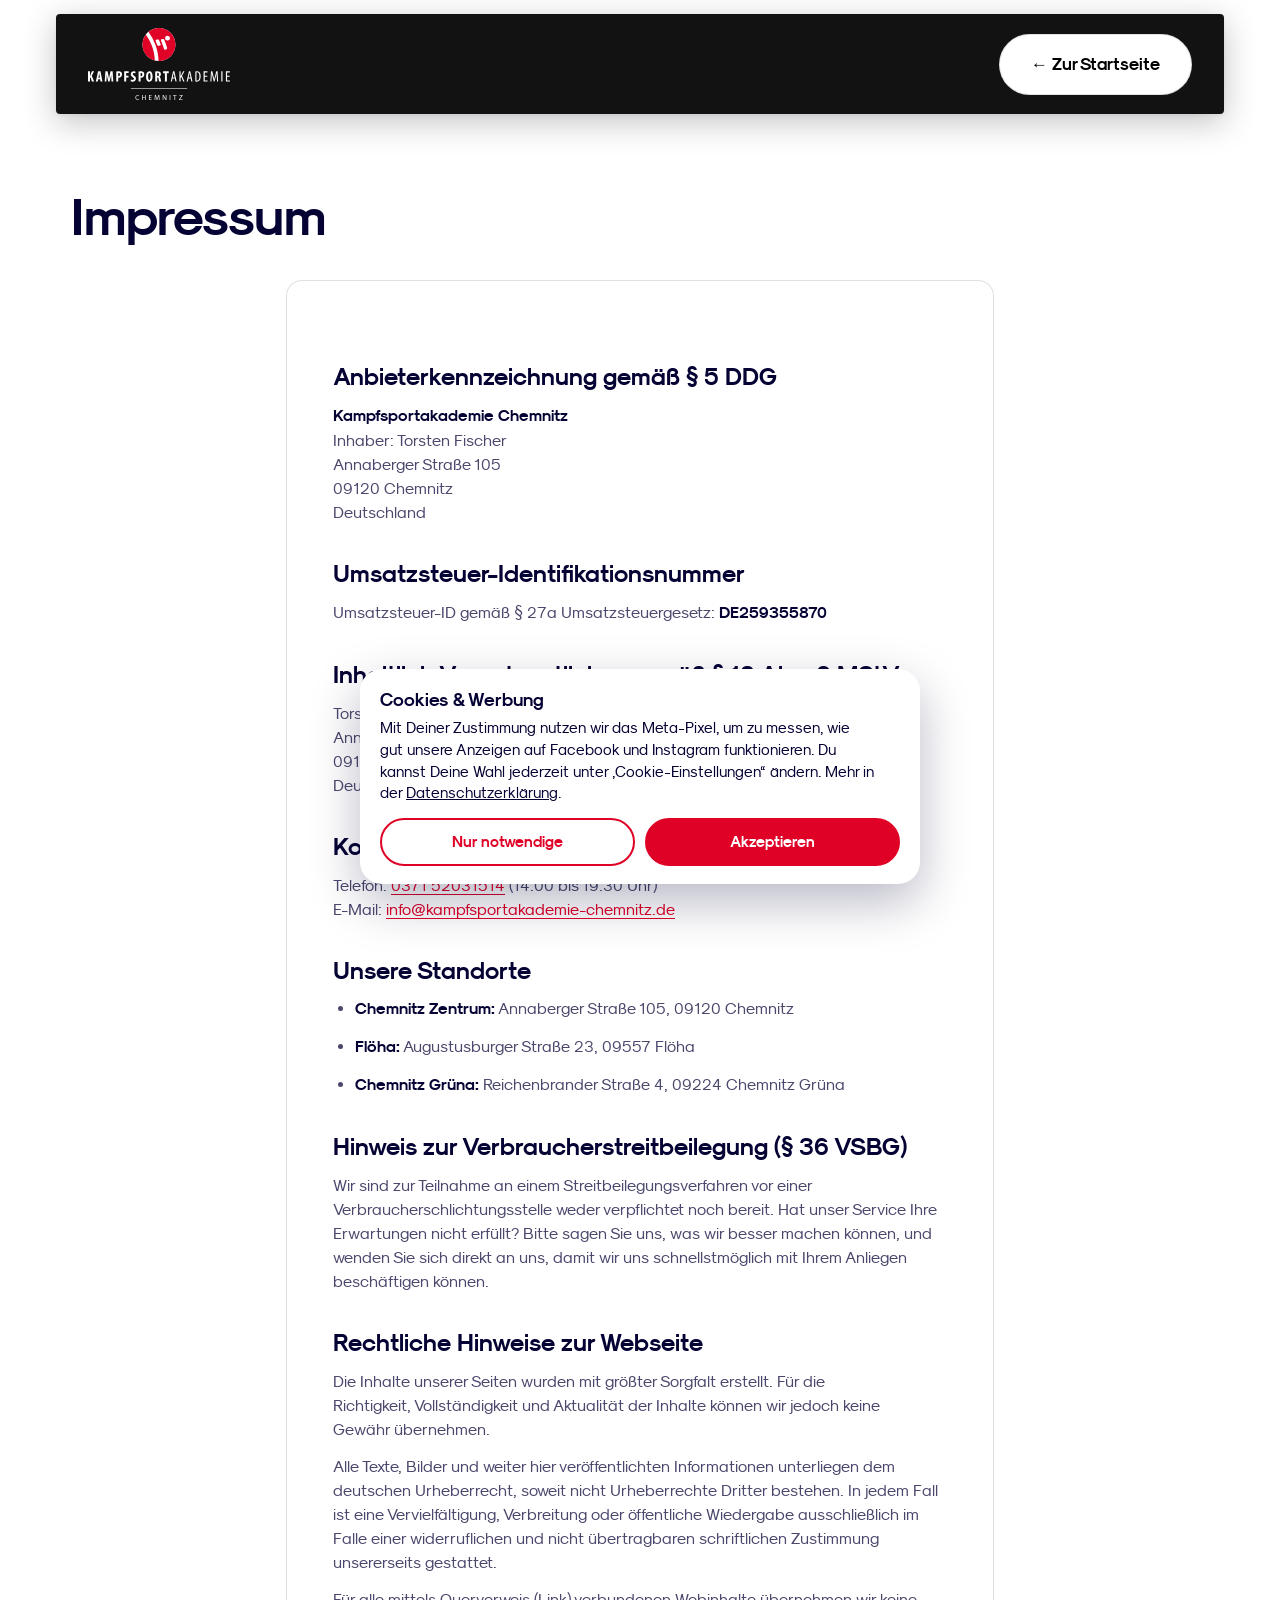
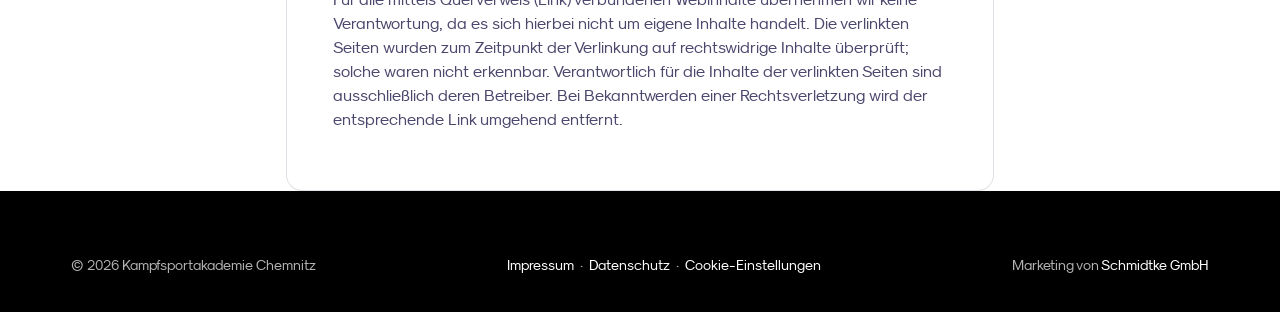
<file: impressum.html>
<!DOCTYPE html>
<html lang="de">
<head>
<meta charset="UTF-8">
<meta name="viewport" content="width=device-width,initial-scale=1">
<title>Impressum | Kampfsportakademie Chemnitz</title>
<meta name="description" content="Impressum der Kampfsportakademie Chemnitz, Inhaber Torsten Fischer.">
<link rel="preload" href="fonts/sk-modernist-bold.woff2" as="font" type="font/woff2" crossorigin>
<link rel="stylesheet" href="css/style.css">
<link rel="icon" type="image/png" sizes="32x32" href="/images/favicon-32.png">
<link rel="icon" type="image/png" sizes="512x512" href="/images/icon-512.png">
<link rel="apple-touch-icon" href="/apple-touch-icon.png">
</head>
<body>

<header class="header scrolled" id="header">
  <div class="bar">
    <a href="index.html" class="brand"><img src="images/logo-kampfsportakademie-weiss.svg" alt="Kampfsportakademie Chemnitz" width="142" height="72"></a>
    <div class="nav-cta"><a href="index.html" class="btn btn--light">← Zur Startseite</a></div>
  </div>
</header>

<main id="main-content">
<section class="page-hero">
  <div class="wrap"><h1>Impressum</h1></div>
</section>

<section style="padding-top:10px">
  <div class="wrap prose">
    <div class="legal-card">
      <h2>Anbieterkennzeichnung gemäß §&nbsp;5 DDG</h2>
      <p><strong>Kampfsportakademie Chemnitz</strong><br>
      Inhaber: Torsten Fischer<br>
      Annaberger Straße 105<br>
      09120 Chemnitz<br>
      Deutschland</p>

      <h2>Umsatzsteuer-Identifikationsnummer</h2>
      <p>Umsatzsteuer-ID gemäß §&nbsp;27a Umsatzsteuergesetz: <strong>DE259355870</strong></p>

      <h2>Inhaltlich Verantwortlicher gemäß §&nbsp;18 Abs.&nbsp;2 MStV</h2>
      <p>Torsten Fischer<br>
      Annaberger Straße 105<br>
      09120 Chemnitz<br>
      Deutschland</p>

      <h2>Kontakt</h2>
      <p>Telefon: <a href="tel:+4937152031514">0371 52031514</a> (14:00 bis 19:30 Uhr)<br>
      E-Mail: <a href="mailto:info@kampfsportakademie-chemnitz.de">info@kampfsportakademie-chemnitz.de</a></p>

      <h2>Unsere Standorte</h2>
      <ul>
        <li><strong>Chemnitz Zentrum:</strong> Annaberger Straße 105, 09120 Chemnitz</li>
        <li><strong>Flöha:</strong> Augustusburger Straße 23, 09557 Flöha</li>
        <li><strong>Chemnitz Grüna:</strong> Reichenbrander Straße 4, 09224 Chemnitz Grüna</li>
      </ul>

      <h2>Hinweis zur Verbraucherstreitbeilegung (§ 36 VSBG)</h2>
      <p>Wir sind zur Teilnahme an einem Streitbeilegungsverfahren vor einer Verbraucherschlichtungsstelle weder verpflichtet noch bereit. Hat unser Service Ihre Erwartungen nicht erfüllt? Bitte sagen Sie uns, was wir besser machen können, und wenden Sie sich direkt an uns, damit wir uns schnellstmöglich mit Ihrem Anliegen beschäftigen können.</p>

      <h2>Rechtliche Hinweise zur Webseite</h2>
      <p>Die Inhalte unserer Seiten wurden mit größter Sorgfalt erstellt. Für die Richtigkeit, Vollständigkeit und Aktualität der Inhalte können wir jedoch keine Gewähr übernehmen.</p>
      <p>Alle Texte, Bilder und weiter hier veröffentlichten Informationen unterliegen dem deutschen Urheberrecht, soweit nicht Urheberrechte Dritter bestehen. In jedem Fall ist eine Vervielfältigung, Verbreitung oder öffentliche Wiedergabe ausschließlich im Falle einer widerruflichen und nicht übertragbaren schriftlichen Zustimmung unsererseits gestattet.</p>
      <p>Für alle mittels Querverweis (Link) verbundenen Webinhalte übernehmen wir keine Verantwortung, da es sich hierbei nicht um eigene Inhalte handelt. Die verlinkten Seiten wurden zum Zeitpunkt der Verlinkung auf rechtswidrige Inhalte überprüft; solche waren nicht erkennbar. Verantwortlich für die Inhalte der verlinkten Seiten sind ausschließlich deren Betreiber. Bei Bekanntwerden einer Rechtsverletzung wird der entsprechende Link umgehend entfernt.</p>
    </div>
  </div>
</section>
</main>

<footer class="footer">
  <div class="wrap">
    <div class="footer-bottom" style="border:0;padding-top:0">
      <span>© 2026 Kampfsportakademie Chemnitz</span>
      <span><a href="impressum.html">Impressum</a> &nbsp;·&nbsp; <a href="datenschutz.html">Datenschutz</a> &nbsp;·&nbsp; <a href="#" data-cc-open>Cookie-Einstellungen</a></span>
      <span>Marketing von <a href="https://www.schmidtke-gmbh.de" target="_blank" rel="noopener">Schmidtke GmbH</a></span>
    </div>
  </div>
</footer>

<script src="js/main.js"></script>
<script src="js/tracking.js"></script>
</body>
</html>
</file>
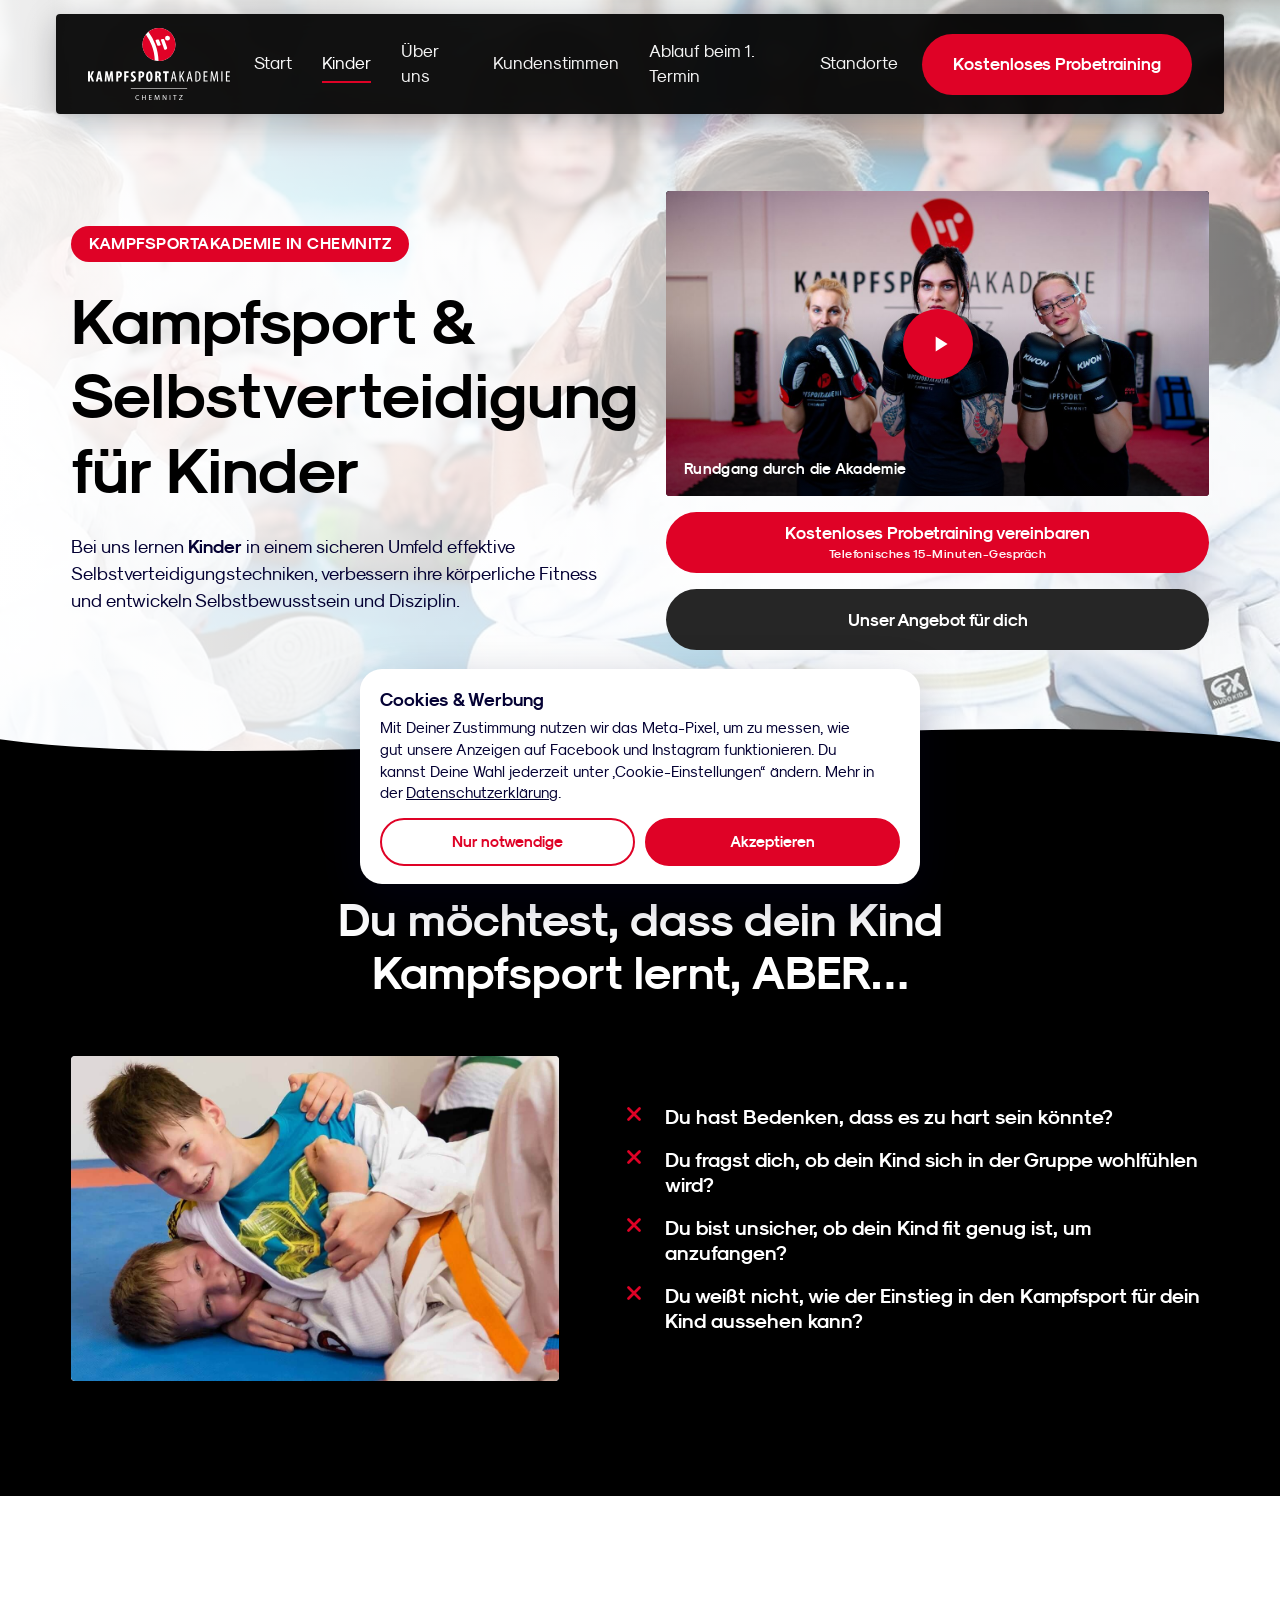
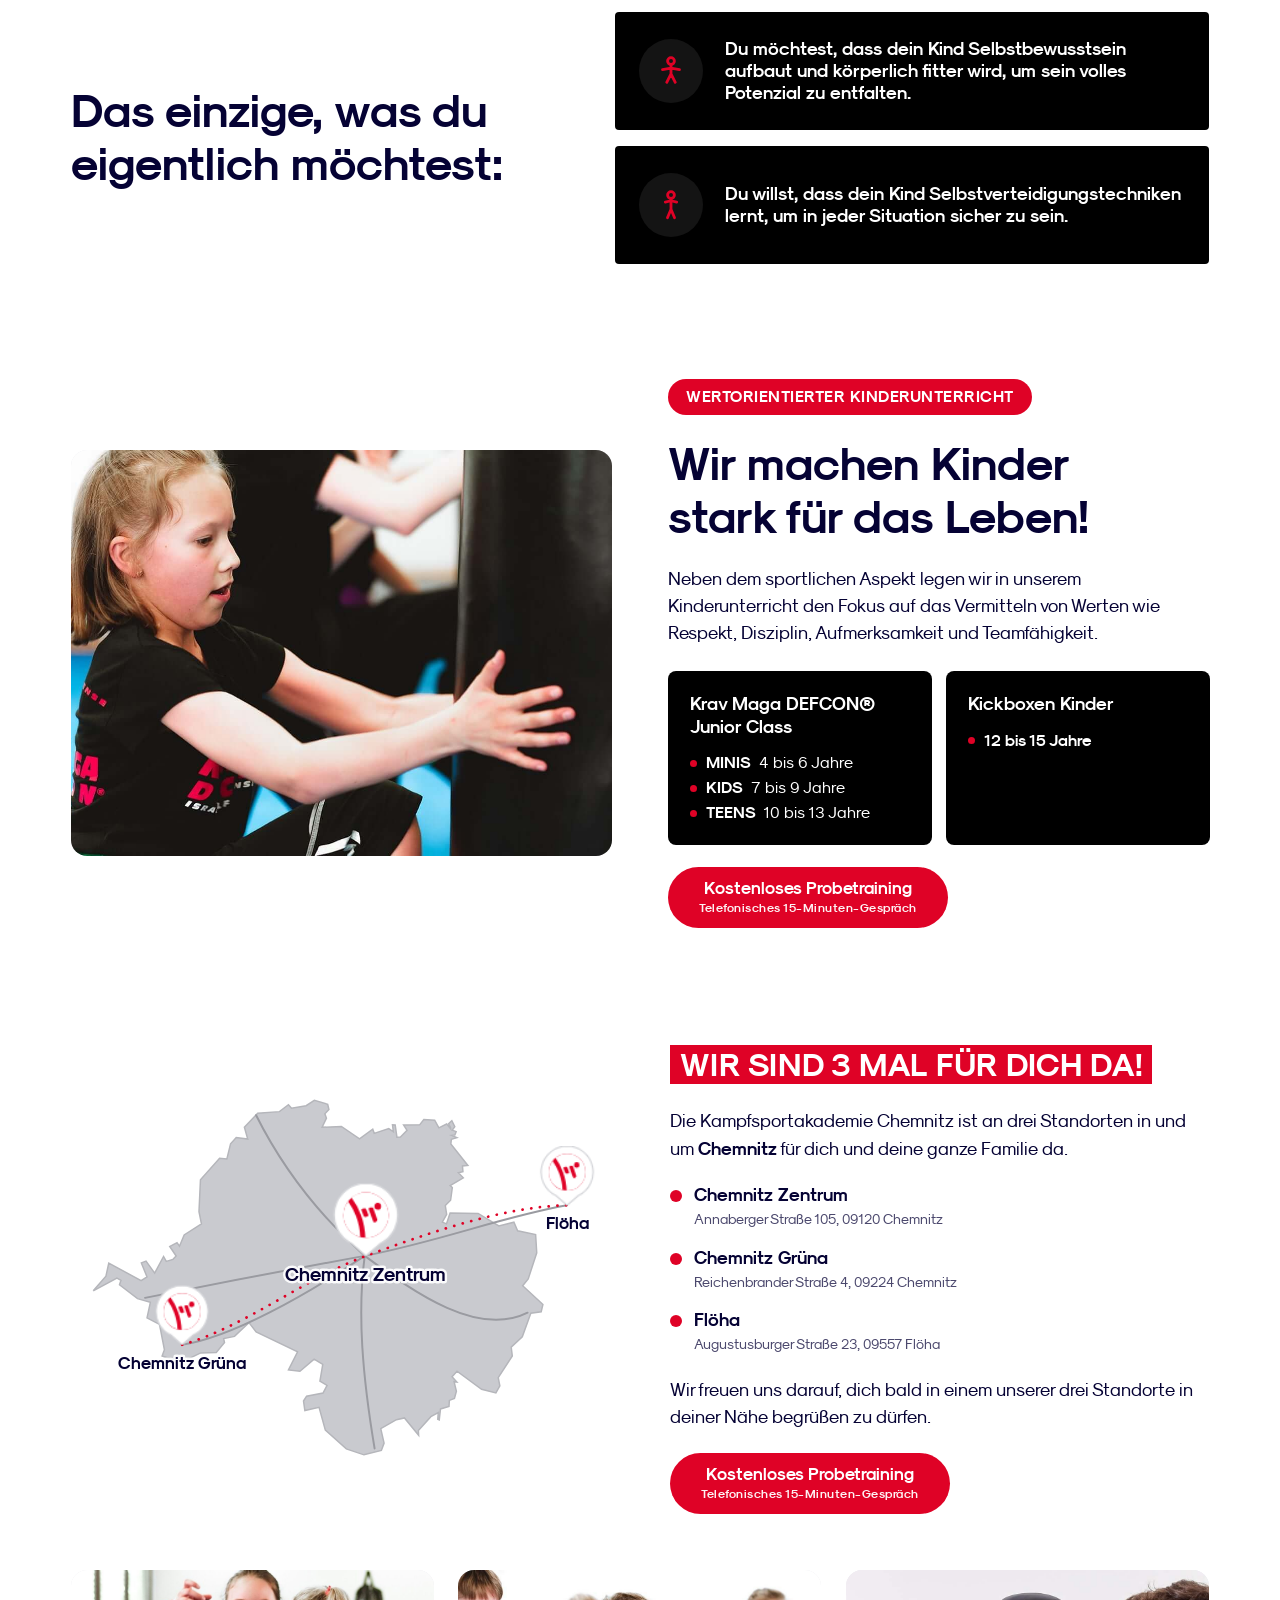
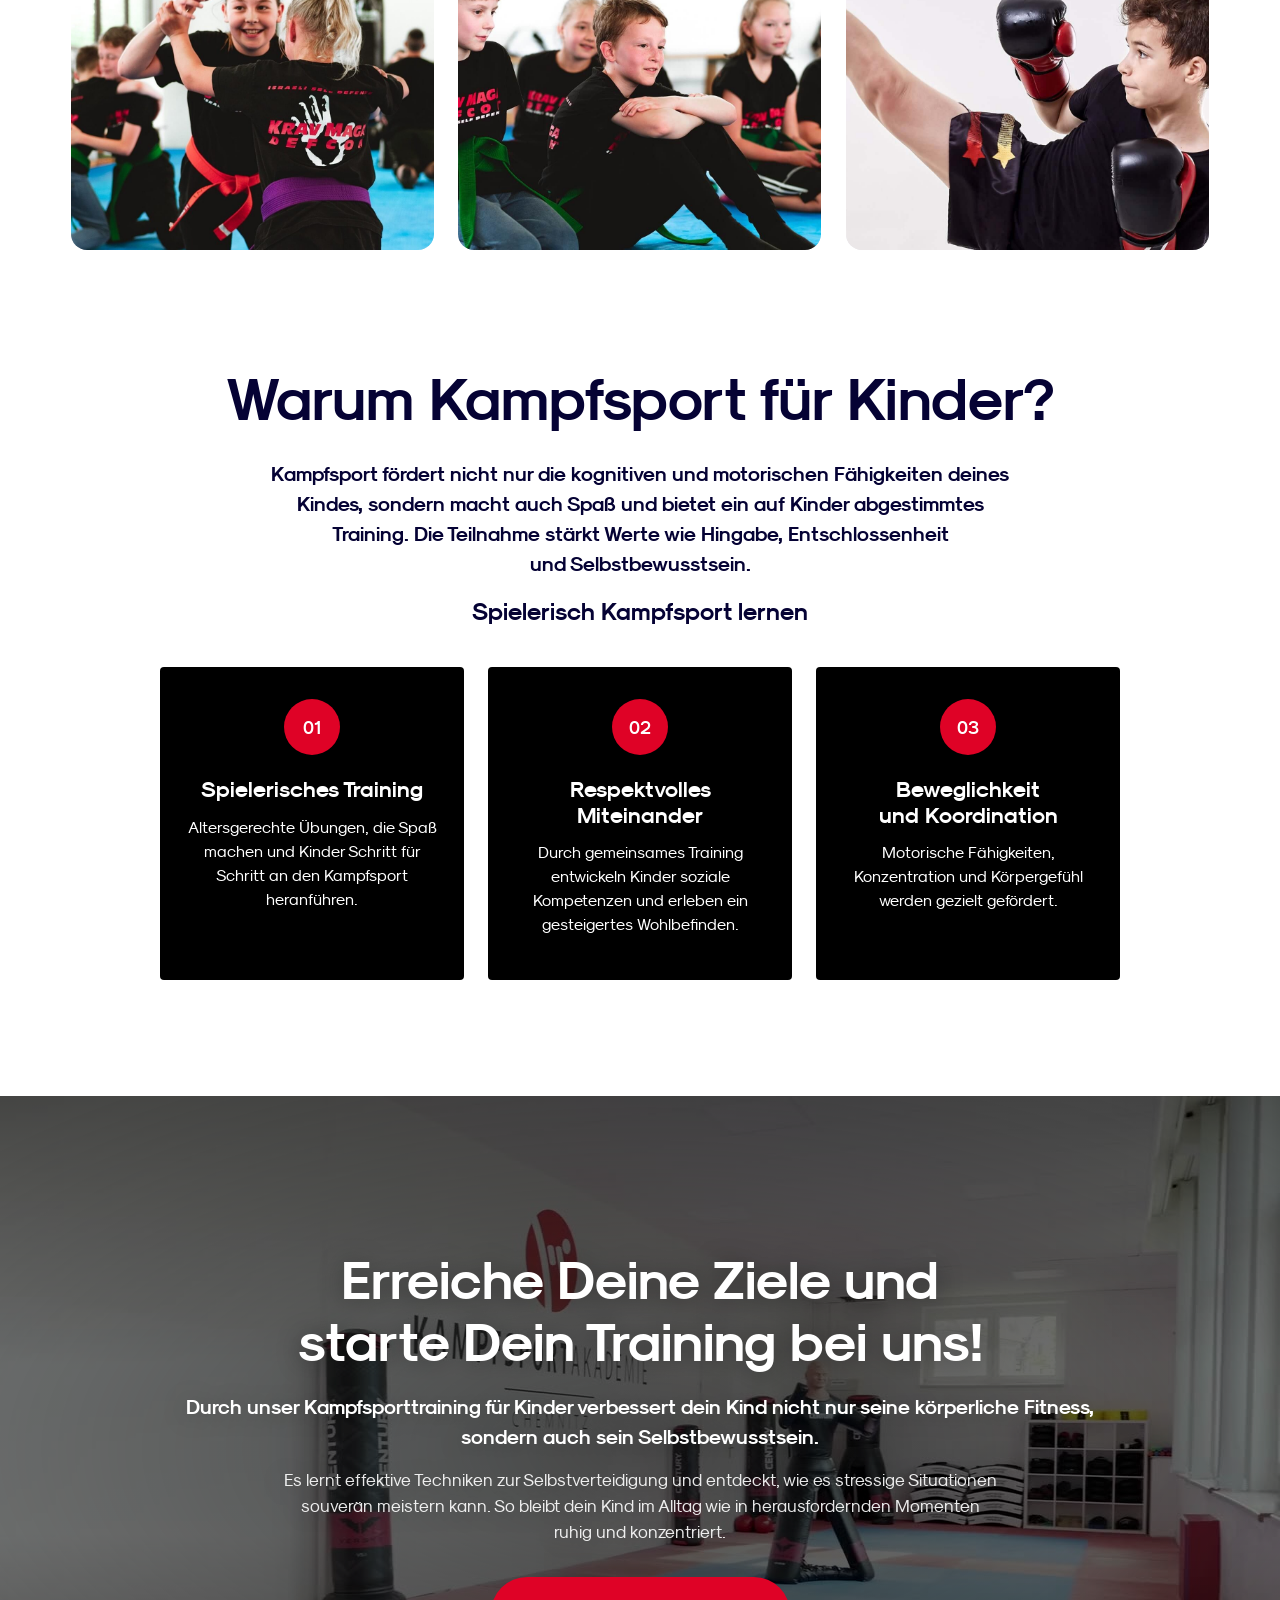
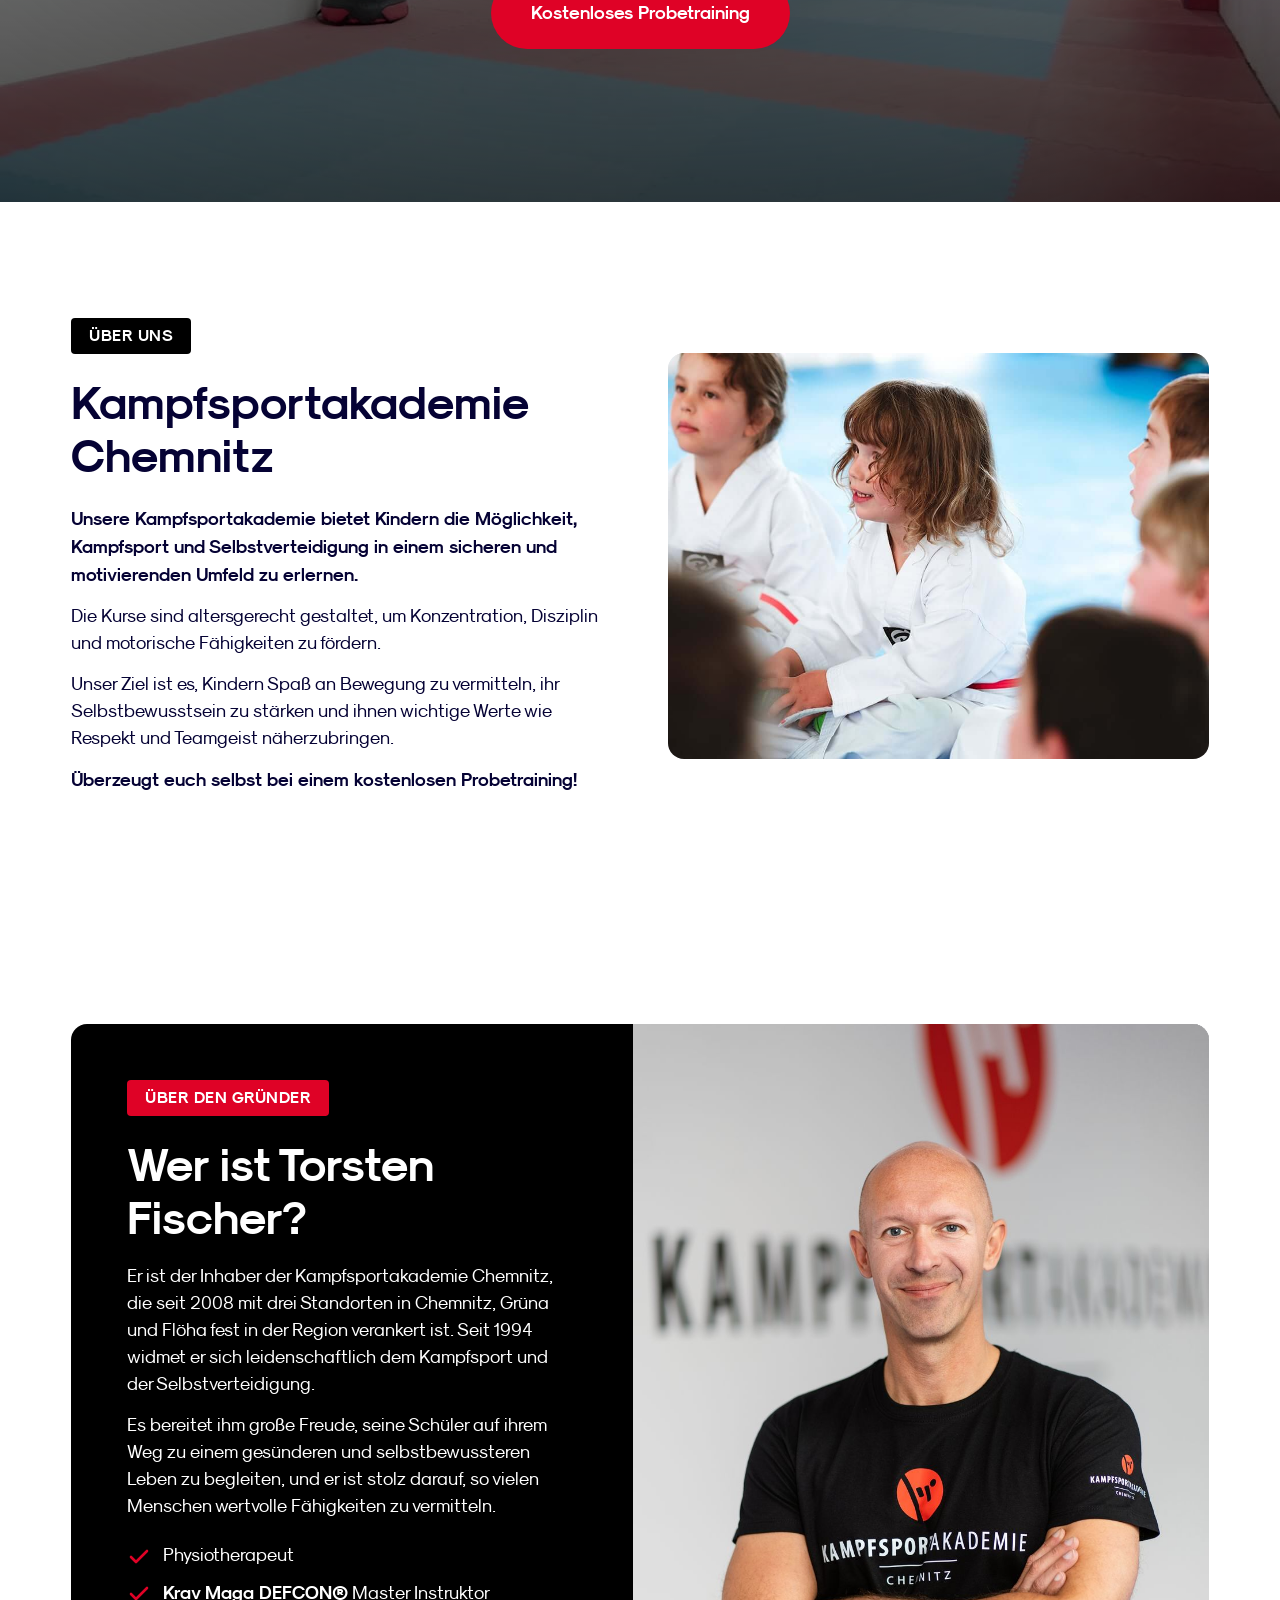
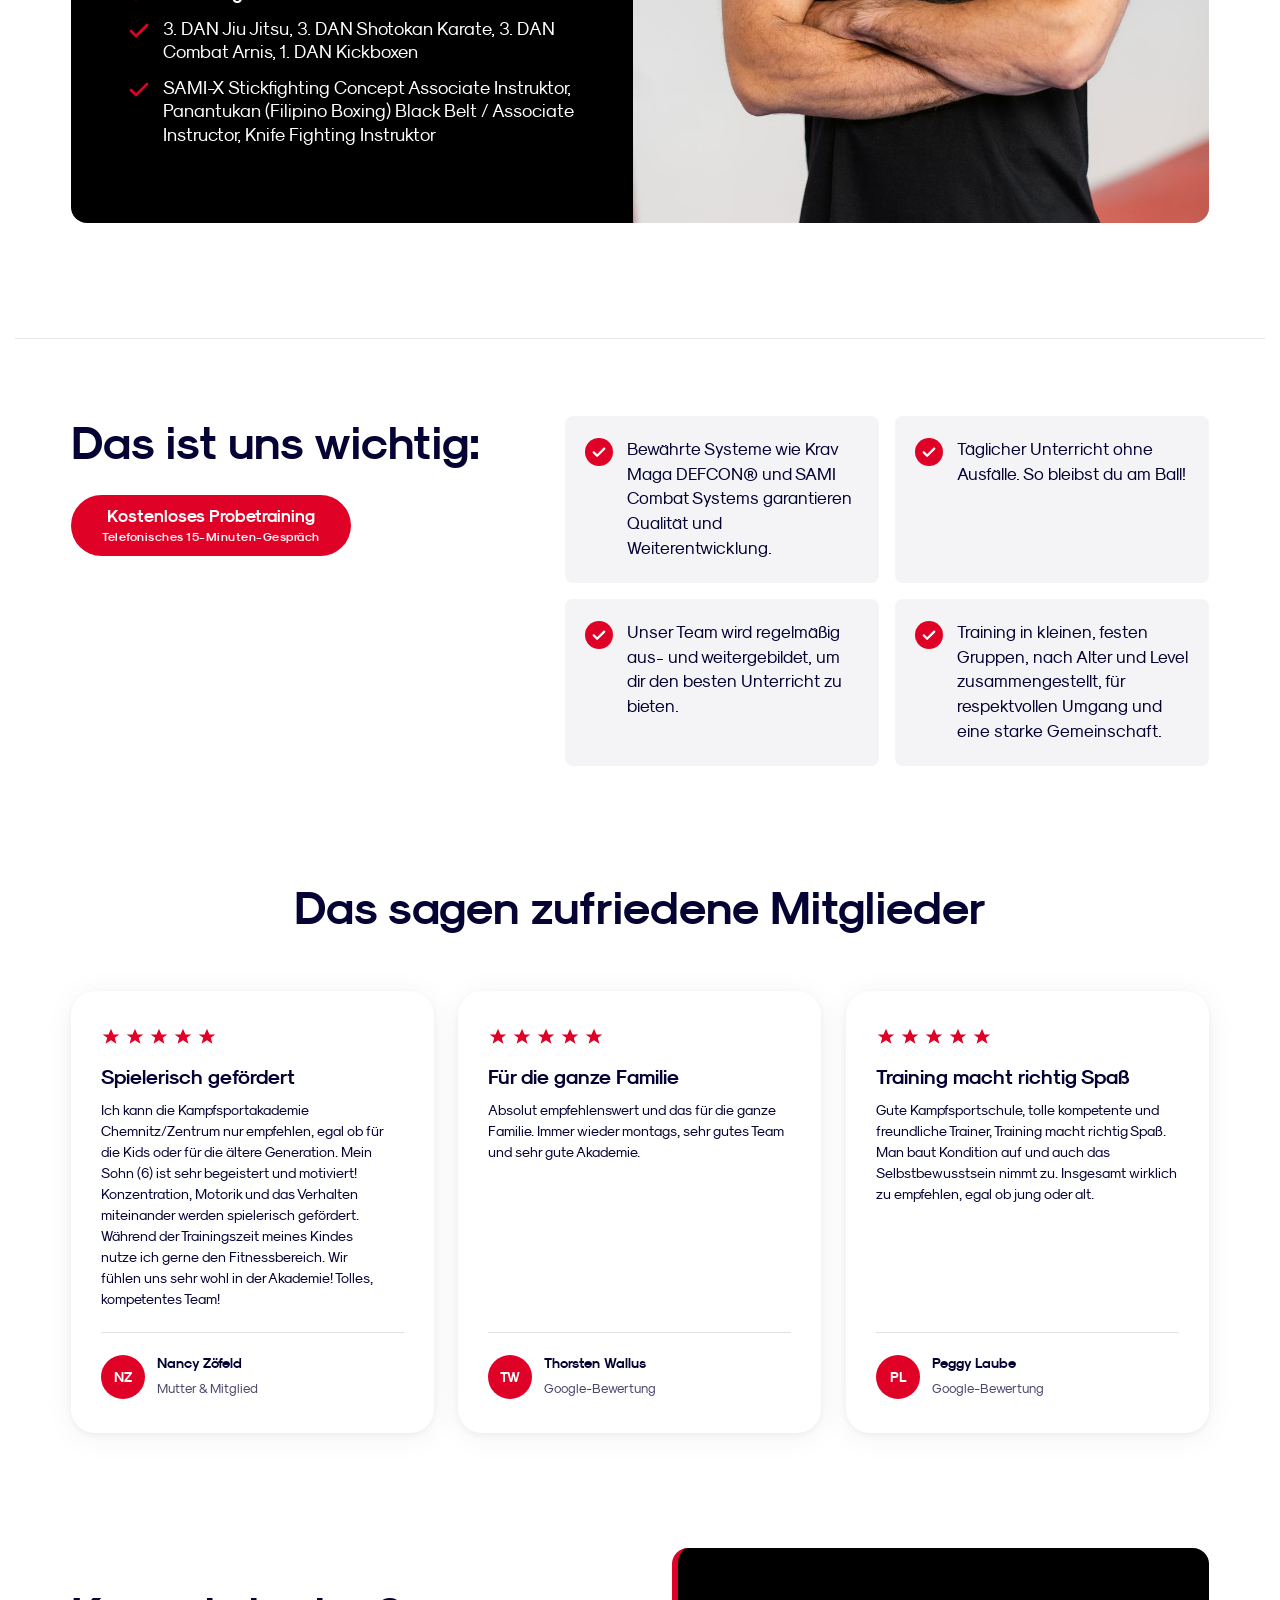
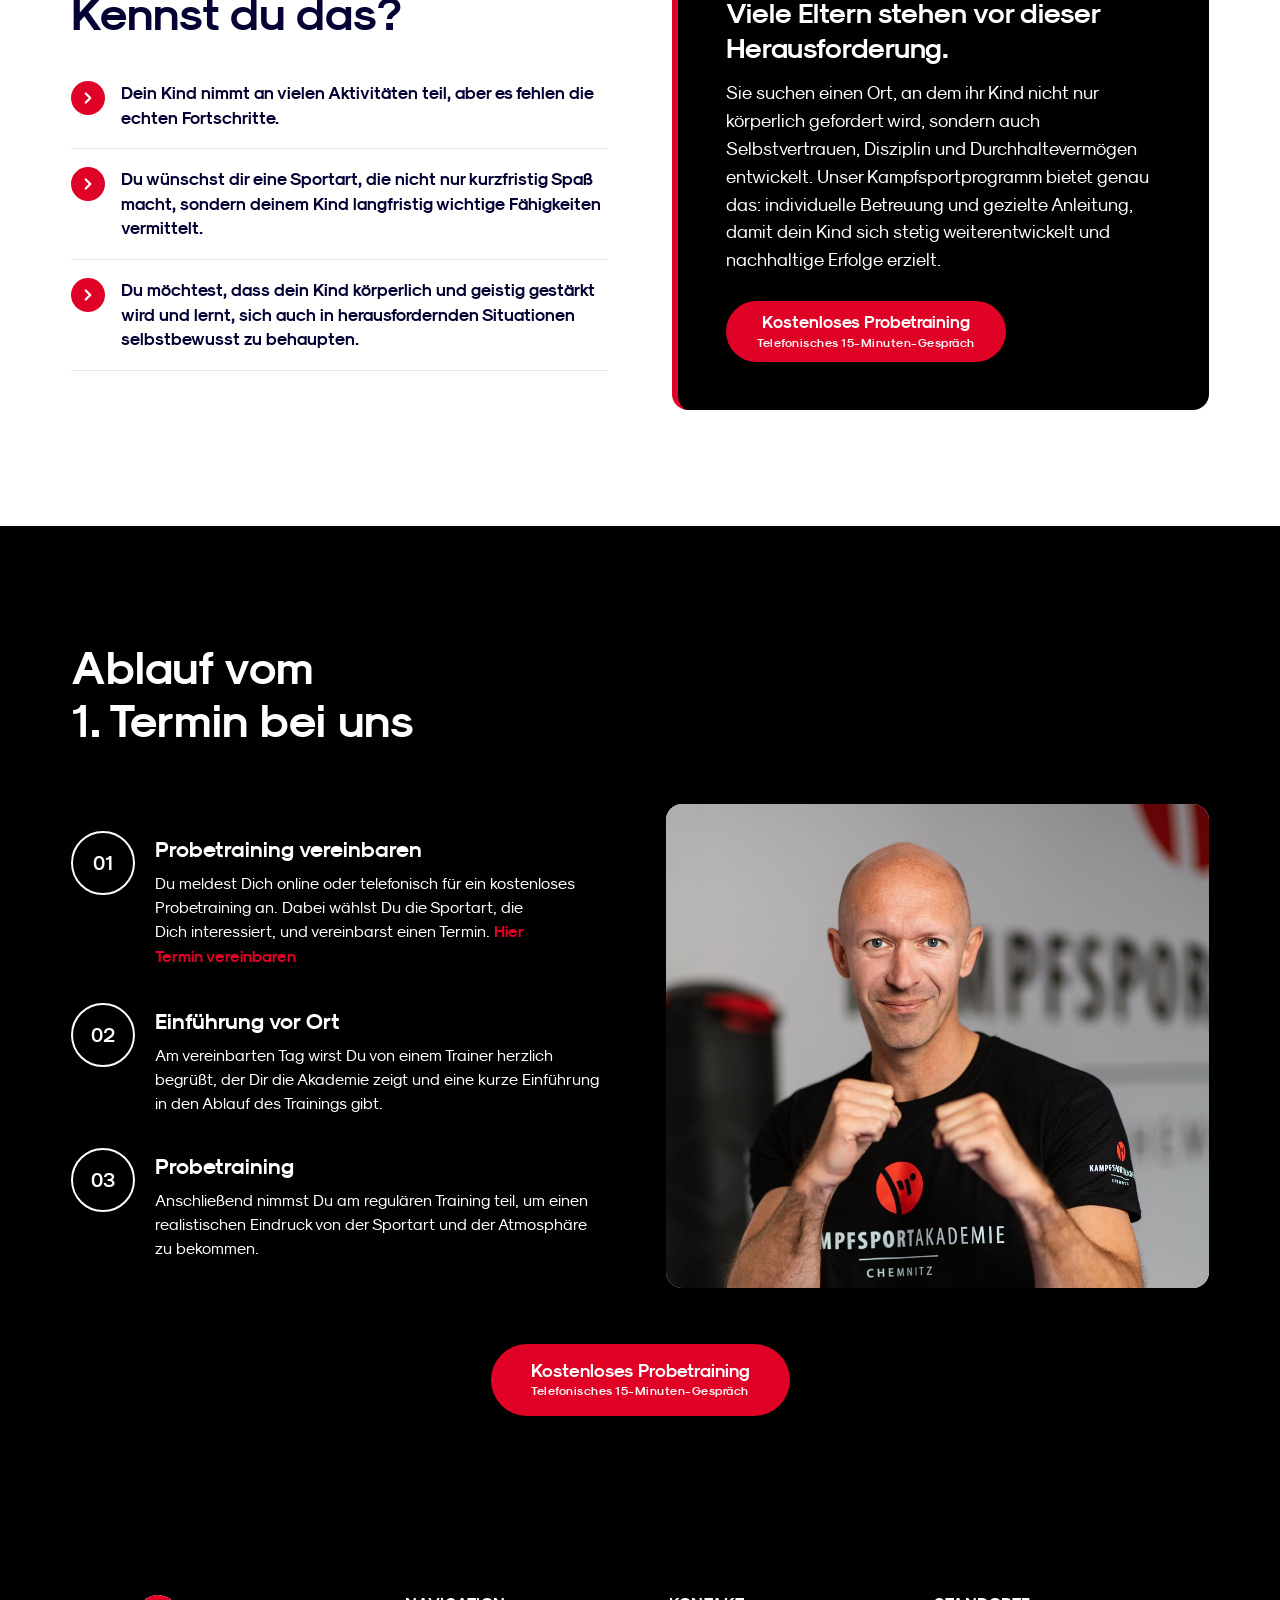
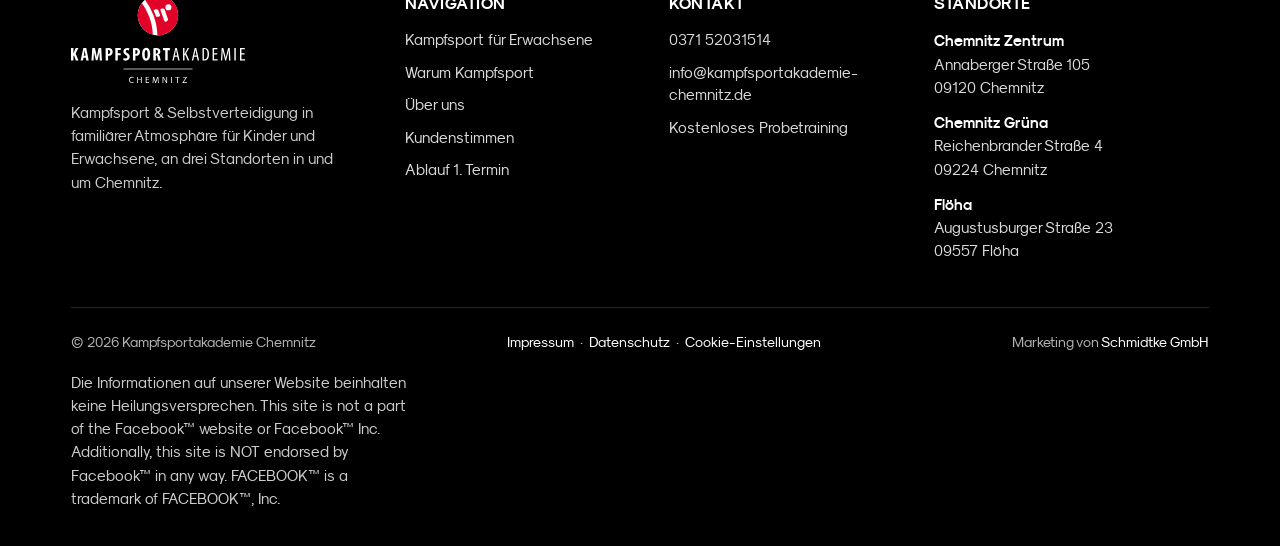
<file: kinder.html>
<!DOCTYPE html>
<html lang="de">
<head>
<meta charset="UTF-8">
<meta name="viewport" content="width=device-width,initial-scale=1">
<title>Kampfsport für Kinder in Chemnitz | Kampfsportakademie Chemnitz</title>
<meta name="description" content="Kampfsport & Selbstverteidigung für Kinder in Chemnitz: Krav Maga DEFCON® Junior Class (4 bis 13 Jahre) und Kickboxen (12 bis 15 Jahre). Kostenloses Probetraining an 3 Standorten.">
<meta name="keywords" content="Kampfsport für Kinder Chemnitz, Kinder Kampfsport Chemnitz, Selbstverteidigung Kinder Chemnitz, Krav Maga Kinder Chemnitz, Kickboxen Kinder Chemnitz">
<meta property="og:title" content="Kampfsport für Kinder | Kampfsportakademie Chemnitz">
<meta property="og:description" content="Kampfsport & Selbstverteidigung für Kinder ab 4 Jahren. Kostenloses Probetraining an 3 Standorten in und um Chemnitz.">
<meta property="og:type" content="website">
<link rel="canonical" href="https://kampfsport-akademie-chemnitz.de/kinder">
<link rel="preload" href="fonts/sk-modernist-bold.woff2" as="font" type="font/woff2" crossorigin>
<link rel="stylesheet" href="css/style.css">
<link rel="icon" type="image/png" sizes="32x32" href="/images/favicon-32.png">
<link rel="icon" type="image/png" sizes="512x512" href="/images/icon-512.png">
<link rel="apple-touch-icon" href="/apple-touch-icon.png">
</head>
<body>

<!-- ===================== HEADER ===================== -->
<header class="header" id="header">
  <div class="bar">
    <a href="index.html" class="brand"><img src="images/logo-kampfsportakademie-weiss.svg" alt="Kampfsportakademie Chemnitz" width="142" height="72"></a>
    <nav class="nav-links">
      <a href="index.html">Start</a>
      <a href="kinder.html" class="is-active">Kinder</a>
      <a href="#ueber-uns">Über uns</a>
      <a href="#stimmen">Kundenstimmen</a>
      <a href="#ablauf">Ablauf beim 1. Termin</a>
      <a href="#standorte">Standorte</a>
    </nav>
    <div class="nav-cta">
      <a href="anfrage.html?kind=1" class="btn btn--primary">Kostenloses Probetraining</a>
      <button class="burger" id="burger" aria-label="Menü öffnen"><span></span><span></span><span></span></button>
    </div>
  </div>
</header>
<div class="scrim" id="scrim"></div>
<aside class="mobile-menu" id="mobileMenu">
  <button type="button" class="menu-close" aria-label="Menü schließen"><svg viewBox="0 0 24 24" aria-hidden="true"><path d="M6 6l12 12M18 6 6 18"/></svg></button>
  <a href="index.html">Start</a>
  <a href="kinder.html">Kinder</a>
  <a href="#ueber-uns">Über uns</a>
  <a href="#stimmen">Kundenstimmen</a>
  <a href="#ablauf">Ablauf beim 1. Termin</a>
  <a href="#standorte">Standorte</a>
  <a href="anfrage.html?kind=1" class="btn btn--primary">Kostenloses Probetraining</a>
</aside>

<main id="main-content">

<!-- ===================== HERO ===================== -->
<section class="hero hero--video" data-video="videos/hero-kinder.mp4" data-video-mobile="videos/hero-kinder-mobil.mp4">
  <div class="hero__bg"><img fetchpriority="high" decoding="async" src="images/kinder-hero.jpg" alt="" onerror="this.style.display='none'"><video muted loop playsinline preload="none" disablepictureinpicture aria-hidden="true"></video></div>
  <button class="cta-video__toggle" type="button" aria-pressed="false" aria-label="Hintergrundvideo pausieren">
    <svg class="i-pause" viewBox="0 0 24 24" aria-hidden="true"><path d="M8 5v14M16 5v14"/></svg>
    <svg class="i-play" viewBox="0 0 24 24" aria-hidden="true"><path d="M8 5.5v13l11-6.5z"/></svg>
  </button>
  <div class="wrap hero__grid">
    <div class="hero-copy">
      <span class="eyebrow">Kampfsportakademie in Chemnitz</span>
      <h1>Kampfsport &amp;<br>Selbstverteidigung<br>für Kinder</h1>
      <p class="lead">Bei uns lernen <strong>Kinder</strong> in einem sicheren Umfeld effektive Selbstverteidigungstechniken, verbessern ihre körperliche Fitness und entwickeln Selbstbewusstsein und Disziplin.</p>
    </div>
    <div class="hero-card">
      <div class="hero-video" id="rundgang" data-video="https://player.mediadelivery.net/embed/752909/57b4bb64-a4e8-4ab2-96f1-6eb928f239a3?autoplay=true&loop=false&muted=false&preload=true&responsive=true">
        <button type="button" class="hero-video__poster" aria-label="Rundgang-Video abspielen">
          <img src="images/hero-video.jpg" alt="" style="object-position:50% 40%" onerror="this.style.display='none'">
          <span class="hero-video__label">Rundgang durch die Akademie</span>
          <span class="play"><span><svg viewBox="0 0 24 24"><path d="M8 5v14l11-7z"/></svg></span></span>
        </button>
      </div>
      <a href="anfrage.html?kind=1" class="btn btn--primary btn--block">Kostenloses Probetraining vereinbaren<small>Telefonisches 15-Minuten-Gespräch</small></a>
      <a href="#angebot" class="btn btn--dark btn--block">Unser Angebot für dich</a>
    </div>
  </div>
  <div class="wave"><svg viewBox="0 0 1440 100" preserveAspectRatio="none"><path fill="#000000" d="M0,55 C320,100 1120,10 1440,58 L1440,100 L0,100 Z"/></svg></div>
</section>

<!-- ===================== ABER (schwarz) ===================== -->
<section class="sec-dark">
  <div class="wrap">
    <div class="sec-head center reveal">
      <h2 class="title">Du möchtest, dass dein Kind Kampfsport lernt, ABER…</h2>
    </div>
    <div class="doubt-grid">
      <div class="ph reveal"><img loading="lazy" decoding="async" src="images/kinder-aber.jpg" alt="Zwei Jungen haben beim Bodenkampf-Training viel Spaß" onerror="this.style.display='none'"><div class="ph__note"><svg viewBox="0 0 24 24" stroke-width="1.6" stroke-linecap="round" stroke-linejoin="round"><rect x="3" y="4" width="18" height="16" rx="2"/><circle cx="8.5" cy="9.5" r="1.5"/><path d="M21 16l-5-5L5 20"/></svg><span class="ph__label">Trainingsfoto</span></div></div>
      <ul class="doubts">
        <li class="reveal"><span class="x"><svg viewBox="0 0 24 24" fill="none" stroke-linecap="round"><path d="M18 6 6 18M6 6l12 12"/></svg></span>Du hast Bedenken, dass es zu hart sein könnte?</li>
        <li class="reveal"><span class="x"><svg viewBox="0 0 24 24" fill="none" stroke-linecap="round"><path d="M18 6 6 18M6 6l12 12"/></svg></span>Du fragst dich, ob dein Kind sich in der Gruppe wohlfühlen wird?</li>
        <li class="reveal"><span class="x"><svg viewBox="0 0 24 24" fill="none" stroke-linecap="round"><path d="M18 6 6 18M6 6l12 12"/></svg></span>Du bist unsicher, ob dein Kind fit genug ist, um anzufangen?</li>
        <li class="reveal"><span class="x"><svg viewBox="0 0 24 24" fill="none" stroke-linecap="round"><path d="M18 6 6 18M6 6l12 12"/></svg></span>Du weißt nicht, wie der Einstieg in den Kampfsport für dein Kind aussehen kann?</li>
      </ul>
    </div>
  </div>
</section>

<!-- ===================== WÜNSCHE (weiß) ===================== -->
<section class="sec-light">
  <div class="wrap split">
    <div class="reveal">
      <h2 class="title">Das einzige, was du eigentlich möchtest:</h2>
    </div>
    <div class="stack">
      <div class="infobox reveal"><span class="ic"><svg viewBox="0 0 24 24" fill="none" stroke-width="2" stroke-linecap="round" stroke-linejoin="round"><circle cx="12" cy="5" r="2.4"/><path d="M12 8v6m0 0-3 6m3-6 3 6M6 11l6-1 6 1"/></svg></span><p>Du möchtest, dass dein Kind Selbstbewusstsein aufbaut und körperlich fitter wird, um sein volles Potenzial zu entfalten.</p></div>
      <div class="infobox reveal"><span class="ic"><svg viewBox="0 0 24 24" fill="none" stroke-width="2" stroke-linecap="round" stroke-linejoin="round"><circle cx="12" cy="5" r="2.4"/><path d="M12 7.4V15M8 10l4-1 4 1M9.5 21 12 15l2.5 6"/></svg></span><p>Du willst, dass dein Kind Selbstverteidigungstechniken lernt, um in jeder Situation sicher zu sein.</p></div>
    </div>
  </div>
</section>

<!-- ===================== KINDERUNTERRICHT (weiß) ===================== -->
<section class="sec-light" id="angebot" style="padding-top:0">
  <div class="wrap about-grid">
    <div class="ph reveal"><img loading="lazy" decoding="async" src="images/kinder-unterricht.jpg" alt="Mädchen übt Techniken am Boxsack im Kinderunterricht" onerror="this.style.display='none'"><div class="ph__note"><svg viewBox="0 0 24 24" stroke-width="1.6" stroke-linecap="round" stroke-linejoin="round"><rect x="3" y="4" width="18" height="16" rx="2"/><circle cx="8.5" cy="9.5" r="1.5"/><path d="M21 16l-5-5L5 20"/></svg><span class="ph__label">Foto Kinderunterricht</span></div></div>
    <div class="reveal">
      <span class="eyebrow">Wertorientierter Kinderunterricht</span>
      <h2 class="title">Wir machen Kinder stark für das Leben!</h2>
      <p class="lead mt-s">Neben dem sportlichen Aspekt legen wir in unserem Kinderunterricht den Fokus auf das Vermitteln von Werten wie Respekt, Disziplin, Aufmerksamkeit und Teamfähigkeit.</p>
      <div class="age-groups">
        <div class="age-card"><h3>Krav Maga DEFCON® Junior Class</h3><ul><li><b>MINIS</b> 4 bis 6 Jahre</li><li><b>KIDS</b> 7 bis 9 Jahre</li><li><b>TEENS</b> 10 bis 13 Jahre</li></ul></div>
        <div class="age-card"><h3>Kickboxen Kinder</h3><ul><li><b>12 bis 15 Jahre</b></li></ul></div>
      </div>
      <a href="anfrage.html?kind=1" class="btn btn--primary mt-s">Kostenloses Probetraining<small>Telefonisches 15-Minuten-Gespräch</small></a>
    </div>
  </div>
</section>

<!-- ===================== STANDORTE (weiß) ===================== -->
<section class="sec-light" id="standorte" style="padding-top:0">
  <div class="wrap loc-grid">
    <div class="map-card reveal"><svg xmlns="http://www.w3.org/2000/svg" viewBox="0 0 440 300" role="img" aria-label="Karte mit den drei Standorten Chemnitz Zentrum, Chemnitz Grüna und Flöha">
  <defs>
    <symbol id="pin" viewBox="0 0 60 66">
      <path fill="#fff" stroke="#d3d4d8" stroke-width="1.5" d="M30 0a29 29 0 0 1 12.6 55.1L30 66l-12.6-10.9A29 29 0 0 1 30 0z"/>
      <g transform="translate(9.5 8.5) scale(0.38)">
        <path fill="#e00227" d="M54 0a54 54 0 1 1 0 108A54 54 0 0 1 54 0z"/>
        <path fill="#fff" d="M54 0A53.83 53.83 0 0 0 19.56 12.4a165.17 165.17 0 0 1 22.56 41.89c6.52 17.63 10.28 36.3 10.49 53.76.46 0 .93 0 1.39 0A54 54 0 1 0 54 0zM48.71 56.6c-1.47-4.32-3.65-9.82-5.79-15-1.26-2.71 9.67-5.57 11.26-2.16a132.18 132.18 0 0 1 5.68 15.08C60.81 57.67 49.87 60 48.71 56.6zm22.58 12.75c-1.66-5-8.9-24.4-10.86-30-1.11-3.19 9.59-4.95 10.74-2.11 2.8 6.84 7.81 21.52 9.64 27.11C82.31 69 72.95 74.42 71.29 69.35zM81.81 41a8 8 0 1 1 8.26-7.69A8 8 0 0 1 81.81 41z" fill-rule="evenodd"/>
        <path fill="#fff" d="M30.24 56.62A159.42 159.42 0 0 0 11.18 21.08a54.05 54.05 0 0 0 29.13 85.24l.05 0h0C40.21 90.16 36.52 72.91 30.24 56.62z"/>
      </g>
    </symbol>
    <mask id="routeMask" maskUnits="userSpaceOnUse" x="0" y="0" width="440" height="300">
      <path class="map-route-reveal" d="M90 204 C140 190 190 150 239 132 S350 92 402 91" fill="none" stroke="#fff" stroke-width="10" stroke-linecap="round" pathLength="1"/>
    </mask>
  </defs>
  <!-- Stadtgebiet Chemnitz (OpenStreetMap-Grenze, vereinfacht) -->
  <path class="map-area" pathLength="1" fill="#c9cacf" stroke="#b5b6bb" stroke-width="1.2" transform="translate(0 -12)" d="M18.0 172.3L37.2 162.0L40.5 163.8L39.3 167.4L53.9 178.6L64.3 181.6L61.6 194.2L71.7 199.5L75.7 220.1L73.8 225.1L78.7 226.7L91.3 229.4L105.1 222.6L117.7 222.3L124.4 214.2L123.7 211.0L132.5 209.2L144.2 198.1L150.0 205.6L183.6 221.7L176.2 236.4L185.5 237.5L197.0 227.7L204.0 232.0L201.7 245.5L207.5 249.0L204.2 255.1L190.9 257.7L188.4 261.6L189.5 269.3L201.0 266.7L206.1 285.2L223.1 300.4L237.4 305.2L251.5 301.6L253.7 295.7L251.0 284.0L263.7 276.7L270.2 275.3L281.7 289.4L281.5 285.5L291.6 274.3L297.6 270.9L297.2 276.4L298.4 276.9L299.4 268.0L306.3 266.0L306.6 261.1L310.7 259.6L312.3 253.7L310.4 245.9L312.6 246.2L308.8 242.0L312.8 237.4L332.7 252.1L344.3 255.0L347.5 249.3L346.2 242.7L357.6 225.1L356.7 217.9L365.7 209.5L372.6 190.4L381.0 189.3L382.4 183.4L366.0 168.2L370.5 162.7L377.4 141.5L376.5 126.7L361.9 123.7L358.9 116.7L346.7 119.7L329.9 109.6L307.2 109.3L304.3 118.0L300.9 116.6L304.4 110.4L303.3 103.2L307.6 98.9L309.0 88.6L307.2 87.1L317.9 80.7L313.9 76.6L317.6 75.8L317.2 71.1L321.6 70.7L307.8 53.3L308.2 49.6L312.7 48.2L308.4 46.3L311.0 46.0L312.1 43.3L309.0 42.1L311.0 39.3L308.6 34.4L306.0 36.9L307.6 40.1L307.6 41.0L304.4 37.1L298.1 40.2L294.7 34.0L285.9 33.5L282.5 37.8L269.5 37.9L272.3 42.3L267.0 47.7L264.1 47.8L262.7 37.9L260.5 37.8L261.2 43.4L257.5 40.8L245.7 44.7L244.5 41.3L233.8 49.2L219.1 39.1L203.5 39.8L207.0 32.4L205.7 28.9L209.0 25.4L208.0 21.1L197.2 18.0L190.5 22.3L178.7 24.4L176.2 21.5L168.9 27.1L151.3 28.4L140.5 39.7L143.2 49.3L133.9 48.0L129.3 53.2L126.3 65.5L120.4 64.8L104.9 82.4L103.7 108.1L105.7 118.1L91.7 127.0L87.9 136.2L85.9 133.3L80.0 136.4L85.2 144.1L82.6 146.8L77.2 148.5L75.0 144.5L67.8 158.0L60.8 148.2L57.0 149.7L61.6 161.0L56.8 164.0L30.6 149.8L28.3 160.5L18.0 172.3Z"/>
  <!-- Hauptstraßen (schematisch) -->
  <g class="map-roads" fill="none" stroke="#9a9ba1" stroke-width="1.6" stroke-linecap="round" transform="translate(0 -12)">
    <path pathLength="1" d="M60 178 C110 168 150 160 238 144 C300 132 350 112 402 103"/>
    <path pathLength="1" d="M238 144 C232 190 236 240 246 300"/>
    <path pathLength="1" d="M238 144 C200 110 170 70 150 30"/>
    <path pathLength="1" d="M238 144 C280 175 330 210 370 190"/>
    <path pathLength="1" d="M90 216 C130 210 190 176 238 144"/>
  </g>
  <!-- Verbindung der drei Standorte -->
  <path class="map-route" d="M90 204 C140 190 190 150 239 132 S350 92 402 91" fill="none" stroke="#df0226" stroke-width="2.2" stroke-linecap="round" stroke-dasharray="0.1 7" mask="url(#routeMask)"/>
  <!-- Pins: Grüna · Zentrum · Flöha (Klick öffnet Google Maps) -->
  <a href="https://www.google.com/maps/search/?api=1&amp;query=Kampfsportakademie+Chemnitz+Reichenbrander+Stra%C3%9Fe+4+09224+Chemnitz" target="_blank" rel="noopener" aria-label="Route zum Standort Chemnitz Grüna">
    <g class="map-pin" data-loc="gruena" style="--pd:1.1s;--rd:0s">
      <ellipse class="map-ripple" cx="90" cy="204" rx="22" ry="7.5"/>
      <ellipse class="map-ripple map-ripple--2" cx="90" cy="204" rx="22" ry="7.5"/>
      <g class="pin-body"><use href="#pin" x="68" y="156" width="44" height="48"/></g>
    </g>
  </a>
  <a href="https://www.google.com/maps/search/?api=1&amp;query=Kampfsportakademie+Chemnitz+Annaberger+Stra%C3%9Fe+105+09120+Chemnitz" target="_blank" rel="noopener" aria-label="Route zum Standort Chemnitz Zentrum">
    <g class="map-pin" data-loc="zentrum" style="--pd:1.3s;--rd:.9s">
      <ellipse class="map-ripple" cx="239" cy="132" rx="26" ry="8.8"/>
      <ellipse class="map-ripple map-ripple--2" cx="239" cy="132" rx="26" ry="8.8"/>
      <g class="pin-body"><use href="#pin" x="212" y="73" width="54" height="59"/></g>
    </g>
  </a>
  <a href="https://www.google.com/maps/search/?api=1&amp;query=Kampfsportakademie+Chemnitz+Augustusburger+Stra%C3%9Fe+23+09557+Fl%C3%B6ha" target="_blank" rel="noopener" aria-label="Route zum Standort Flöha">
    <g class="map-pin" data-loc="floeha" style="--pd:1.5s;--rd:1.8s">
      <ellipse class="map-ripple" cx="402" cy="91" rx="22" ry="7.5"/>
      <ellipse class="map-ripple map-ripple--2" cx="402" cy="91" rx="22" ry="7.5"/>
      <g class="pin-body"><use href="#pin" x="380" y="43" width="44" height="48"/></g>
    </g>
  </a>
  <g class="map-label" font-family="'SK Modernist', Arial, sans-serif" font-weight="700" fill="#050234" text-anchor="middle">
    <text data-loc="gruena" x="90" y="224" font-size="14">Chemnitz Grüna</text>
    <text data-loc="zentrum" x="239" y="152" font-size="15">Chemnitz Zentrum</text>
    <text data-loc="floeha" x="402" y="110" font-size="14">Flöha</text>
  </g>
</svg></div>
    <div class="reveal">
      <p style="margin-bottom:22px"><span class="loc-hl">WIR SIND 3 MAL FÜR&nbsp;DICH&nbsp;DA!</span></p>
      <p class="lead">Die Kampfsportakademie Chemnitz ist an drei Standorten in und um <strong>Chemnitz</strong> für dich und deine ganze Familie da.</p>
      <ul class="loc-list">
        <li data-loc="zentrum"><a href="https://www.google.com/maps/search/?api=1&amp;query=Kampfsportakademie+Chemnitz+Annaberger+Stra%C3%9Fe+105+09120+Chemnitz" target="_blank" rel="noopener"><span class="dot"></span><span><b>Chemnitz Zentrum</b><small>Annaberger Straße 105, 09120 Chemnitz</small></span></a></li>
        <li data-loc="gruena"><a href="https://www.google.com/maps/search/?api=1&amp;query=Kampfsportakademie+Chemnitz+Reichenbrander+Stra%C3%9Fe+4+09224+Chemnitz" target="_blank" rel="noopener"><span class="dot"></span><span><b>Chemnitz Grüna</b><small>Reichenbrander Straße 4, 09224 Chemnitz</small></span></a></li>
        <li data-loc="floeha"><a href="https://www.google.com/maps/search/?api=1&amp;query=Kampfsportakademie+Chemnitz+Augustusburger+Stra%C3%9Fe+23+09557+Fl%C3%B6ha" target="_blank" rel="noopener"><span class="dot"></span><span><b>Flöha</b><small>Augustusburger Straße 23, 09557 Flöha</small></span></a></li>
      </ul>
      <p class="lead">Wir freuen uns darauf, dich bald in einem unserer drei Standorte in deiner Nähe begrüßen zu dürfen.</p>
      <a href="anfrage.html?kind=1" class="btn btn--primary mt-s">Kostenloses Probetraining<small>Telefonisches 15-Minuten-Gespräch</small></a>
    </div>
  </div>
  <div class="wrap" style="margin-top:clamp(36px,5vw,56px)">
    <div class="grid-3 gallery-row">
      <div class="ph reveal" style="--ar:401/309"><img loading="lazy" decoding="async" src="images/kinder-einblick-1.jpg" alt="Kinder üben im Krav-Maga-Kinderunterricht miteinander" onerror="this.style.display='none'"><div class="ph__note"><span class="ph__label">Einblick</span></div></div>
      <div class="ph reveal" style="--ar:401/309"><img loading="lazy" decoding="async" src="images/kinder-einblick-2.jpg" alt="Kinder hören im Training aufmerksam zu" onerror="this.style.display='none'"><div class="ph__note"><span class="ph__label">Einblick</span></div></div>
      <div class="ph reveal" style="--ar:401/309"><img loading="lazy" decoding="async" src="images/kinder-einblick-3.jpg" alt="Junge beim Kickbox-Training für Kinder" onerror="this.style.display='none'"><div class="ph__note"><span class="ph__label">Einblick</span></div></div>
    </div>
  </div>
</section>

<!-- ===================== WARUM (weiß) ===================== -->
<section class="sec-light" id="warum" style="padding-top:0">
  <div class="wrap">
    <div class="center reveal">
      <h2 class="title xl" style="margin-bottom:26px">Warum Kampfsport für Kinder?</h2>
      <p class="why-intro">Kampfsport fördert nicht nur die kognitiven und motorischen Fähigkeiten deines Kindes, sondern macht auch Spaß und bietet ein auf Kinder abgestimmtes Training. Die Teilnahme stärkt Werte wie Hingabe, Entschlossenheit und Selbstbewusstsein.</p>
      <p class="why-sub">Spielerisch Kampfsport lernen</p>
    </div>
    <div class="cols-3">
      <div class="why reveal"><div class="n">01</div><h3>Spielerisches Training</h3><p>Altersgerechte Übungen, die Spaß machen und Kinder Schritt für Schritt an den Kampfsport heranführen.</p></div>
      <div class="why reveal"><div class="n">02</div><h3>Respektvolles Miteinander</h3><p>Durch gemeinsames Training entwickeln Kinder soziale Kompetenzen und erleben ein gesteigertes Wohlbefinden.</p></div>
      <div class="why reveal"><div class="n">03</div><h3>Beweglichkeit und Koordination</h3><p>Motorische Fähigkeiten, Konzentration und Körpergefühl werden gezielt gefördert.</p></div>
    </div>
  </div>
</section>

<!-- ===================== CTA (schwarz, Video-Hintergrund) ===================== -->
<section class="sec-dark cta-video" data-video="videos/cta-kinder.mp4" data-video-mobile="videos/cta-kinder-mobil.mp4">
  <div class="cta-video__media" aria-hidden="true">
    <video muted loop playsinline preload="none" disablepictureinpicture poster="videos/cta-kinder.jpg" data-poster-mobile="videos/cta-kinder-mobil.jpg"></video>
  </div>
  <button class="cta-video__toggle" type="button" aria-pressed="false" aria-label="Hintergrundvideo pausieren">
    <svg class="i-pause" viewBox="0 0 24 24" aria-hidden="true"><path d="M8 5v14M16 5v14"/></svg>
    <svg class="i-play" viewBox="0 0 24 24" aria-hidden="true"><path d="M8 5.5v13l11-6.5z"/></svg>
  </button>
  <div class="wrap">
    <div class="cta-band reveal">
      <h2>Erreiche Deine Ziele und starte Dein Training bei uns!</h2>
      <p>Durch unser Kampfsporttraining für Kinder verbessert dein Kind nicht nur seine körperliche Fitness, sondern auch sein Selbstbewusstsein.</p>
      <p class="cta-band__sub">Es lernt effektive Techniken zur Selbstverteidigung und entdeckt, wie es stressige Situationen souverän meistern kann. So bleibt dein Kind im Alltag wie in herausfordernden Momenten ruhig und konzentriert.</p>
      <a href="anfrage.html?kind=1" class="btn btn--primary btn--lg">Kostenloses Probetraining</a>
    </div>
  </div>
</section>

<!-- ===================== ÜBER UNS (weiß) ===================== -->
<section class="sec-light" id="ueber-uns">
  <div class="wrap about-grid">
    <div class="reveal">
      <span class="eyebrow eyebrow--dark eyebrow--square">Über uns</span>
      <h2 class="title">Kampfsportakademie Chemnitz</h2>
      <p class="lead mt-s"><strong>Unsere Kampfsportakademie bietet Kindern die Möglichkeit, Kampfsport und Selbstverteidigung in einem sicheren und motivierenden Umfeld zu erlernen.</strong></p>
      <p class="lead">Die Kurse sind altersgerecht gestaltet, um Konzentration, Disziplin und motorische Fähigkeiten zu fördern.</p>
      <p class="lead">Unser Ziel ist es, Kindern Spaß an Bewegung zu vermitteln, ihr Selbstbewusstsein zu stärken und ihnen wichtige Werte wie Respekt und Teamgeist näherzubringen.</p>
      <p class="lead"><strong>Überzeugt euch selbst bei einem kostenlosen Probetraining!</strong></p>
    </div>
    <div class="ph reveal"><img loading="lazy" decoding="async" src="images/kinder-ueber-uns.jpg" alt="Kinder im Kampfsportunterricht der Kampfsportakademie Chemnitz" onerror="this.style.display='none'"><div class="ph__note"><svg viewBox="0 0 24 24" stroke-width="1.6" stroke-linecap="round" stroke-linejoin="round"><rect x="3" y="4" width="18" height="16" rx="2"/><circle cx="8.5" cy="9.5" r="1.5"/><path d="M21 16l-5-5L5 20"/></svg><span class="ph__label">Foto Training / Gruppe</span></div></div>
  </div>
</section>

<!-- ===================== GRÜNDER (weiß, schwarze Karte) ===================== -->
<section class="sec-light">
  <div class="wrap">
    <div class="founder reveal">
      <div class="founder__body">
        <span class="eyebrow eyebrow--square">Über den Gründer</span>
        <h2 class="title">Wer ist Torsten Fischer?</h2>
        <p class="lead">Er ist der Inhaber der Kampfsportakademie Chemnitz, die seit 2008 mit drei Standorten in Chemnitz, Grüna und Flöha fest in der Region verankert ist. Seit 1994 widmet er sich leidenschaftlich dem Kampfsport und der Selbstverteidigung.</p>
        <p class="lead">Es bereitet ihm große Freude, seine Schüler auf ihrem Weg zu einem gesünderen und selbstbewussteren Leben zu begleiten, und er ist stolz darauf, so vielen Menschen wertvolle Fähigkeiten zu vermitteln.</p>
        <ul class="creds">
          <li><svg viewBox="0 0 24 24" fill="none" stroke-linecap="round" stroke-linejoin="round"><path d="M20 6 9 17l-5-5"/></svg><span>Physiotherapeut</span></li>
          <li><svg viewBox="0 0 24 24" fill="none" stroke-linecap="round" stroke-linejoin="round"><path d="M20 6 9 17l-5-5"/></svg><span><b>Krav Maga DEFCON®</b> Master Instruktor</span></li>
          <li><svg viewBox="0 0 24 24" fill="none" stroke-linecap="round" stroke-linejoin="round"><path d="M20 6 9 17l-5-5"/></svg><span>3. DAN Jiu Jitsu, 3. DAN Shotokan Karate, 3. DAN Combat Arnis, 1. DAN Kickboxen</span></li>
          <li><svg viewBox="0 0 24 24" fill="none" stroke-linecap="round" stroke-linejoin="round"><path d="M20 6 9 17l-5-5"/></svg><span>SAMI-X Stickfighting Concept Associate Instruktor, Panantukan (Filipino Boxing) Black Belt / Associate Instructor, Knife Fighting Instruktor</span></li>
        </ul>
      </div>
      <div class="ph"><img loading="lazy" decoding="async" src="images/gruender-torsten.jpg" alt="Torsten Fischer, Gründer der Kampfsportakademie Chemnitz" style="object-position:50% 18%" onerror="this.style.display='none'"><div class="ph__note"><svg viewBox="0 0 24 24" stroke-width="1.6" stroke-linecap="round" stroke-linejoin="round"><rect x="3" y="4" width="18" height="16" rx="2"/><circle cx="8.5" cy="9.5" r="1.5"/><path d="M21 16l-5-5L5 20"/></svg><span class="ph__label">Portrait Torsten Fischer</span></div></div>
    </div>
  </div>
</section>

<!-- ===================== DAS IST UNS WICHTIG (weiß) ===================== -->
<section class="sec-light" id="werte" style="padding-top:0">
  <div class="wrap values">
    <div class="values__head reveal">
      <h2 class="title">Das ist uns wichtig:</h2>
      <a href="anfrage.html?kind=1" class="btn btn--primary">Kostenloses Probetraining<small>Telefonisches 15-Minuten-Gespräch</small></a>
    </div>
    <ul class="values__list"><li class="reveal"><svg viewBox="0 0 24 24" fill="none" stroke-linecap="round" stroke-linejoin="round"><path d="M5 12.5l4.5 4.5L19 7.5"/></svg><span>Bewährte Systeme wie Krav Maga DEFCON® und SAMI Combat Systems garantieren Qualität und Weiterentwicklung.</span></li><li class="reveal"><svg viewBox="0 0 24 24" fill="none" stroke-linecap="round" stroke-linejoin="round"><path d="M5 12.5l4.5 4.5L19 7.5"/></svg><span>Täglicher Unterricht ohne Ausfälle. So bleibst du am Ball!</span></li><li class="reveal"><svg viewBox="0 0 24 24" fill="none" stroke-linecap="round" stroke-linejoin="round"><path d="M5 12.5l4.5 4.5L19 7.5"/></svg><span>Unser Team wird regelmäßig aus- und weitergebildet, um dir den besten Unterricht zu bieten.</span></li><li class="reveal"><svg viewBox="0 0 24 24" fill="none" stroke-linecap="round" stroke-linejoin="round"><path d="M5 12.5l4.5 4.5L19 7.5"/></svg><span>Training in kleinen, festen Gruppen, nach Alter und Level zusammengestellt, für respektvollen Umgang und eine starke Gemeinschaft.</span></li></ul>
  </div>
</section>

<!-- ===================== KUNDENSTIMMEN (weiß) ===================== -->
<section class="sec-light" id="stimmen" style="padding-top:0">
  <div class="wrap">
    <div class="sec-head center reveal"><h2 class="title">Das sagen zufriedene Mitglieder</h2></div>
    <div class="tst-grid">
      <article class="tst reveal">
        <div class="stars"><svg viewBox="0 0 24 24"><path d="M12 2l3 7h7l-5.5 4 2 7L12 16l-6.5 4 2-7L2 9h7z"/></svg><svg viewBox="0 0 24 24"><path d="M12 2l3 7h7l-5.5 4 2 7L12 16l-6.5 4 2-7L2 9h7z"/></svg><svg viewBox="0 0 24 24"><path d="M12 2l3 7h7l-5.5 4 2 7L12 16l-6.5 4 2-7L2 9h7z"/></svg><svg viewBox="0 0 24 24"><path d="M12 2l3 7h7l-5.5 4 2 7L12 16l-6.5 4 2-7L2 9h7z"/></svg><svg viewBox="0 0 24 24"><path d="M12 2l3 7h7l-5.5 4 2 7L12 16l-6.5 4 2-7L2 9h7z"/></svg></div>
        <h4>Spielerisch gefördert</h4>
        <p>Ich kann die Kampfsportakademie Chemnitz/Zentrum nur empfehlen, egal ob für die Kids oder für die ältere Generation. Mein Sohn (6) ist sehr begeistert und motiviert! Konzentration, Motorik und das Verhalten miteinander werden spielerisch gefördert. Während der Trainingszeit meines Kindes nutze ich gerne den Fitnessbereich. Wir fühlen uns sehr wohl in der Akademie! Tolles, kompetentes Team!</p>
        <div class="who"><span class="av">NZ</span><div><b>Nancy Zöfeld</b><small>Mutter &amp; Mitglied</small></div></div>
      </article>
      <article class="tst reveal">
        <div class="stars"><svg viewBox="0 0 24 24"><path d="M12 2l3 7h7l-5.5 4 2 7L12 16l-6.5 4 2-7L2 9h7z"/></svg><svg viewBox="0 0 24 24"><path d="M12 2l3 7h7l-5.5 4 2 7L12 16l-6.5 4 2-7L2 9h7z"/></svg><svg viewBox="0 0 24 24"><path d="M12 2l3 7h7l-5.5 4 2 7L12 16l-6.5 4 2-7L2 9h7z"/></svg><svg viewBox="0 0 24 24"><path d="M12 2l3 7h7l-5.5 4 2 7L12 16l-6.5 4 2-7L2 9h7z"/></svg><svg viewBox="0 0 24 24"><path d="M12 2l3 7h7l-5.5 4 2 7L12 16l-6.5 4 2-7L2 9h7z"/></svg></div>
        <h4>Für die ganze Familie</h4>
        <p>Absolut empfehlenswert und das für die ganze Familie. Immer wieder montags, sehr gutes Team und sehr gute Akademie.</p>
        <div class="who"><span class="av">TW</span><div><b>Thorsten Wallus</b><small>Google-Bewertung</small></div></div>
      </article>
      <article class="tst reveal">
        <div class="stars"><svg viewBox="0 0 24 24"><path d="M12 2l3 7h7l-5.5 4 2 7L12 16l-6.5 4 2-7L2 9h7z"/></svg><svg viewBox="0 0 24 24"><path d="M12 2l3 7h7l-5.5 4 2 7L12 16l-6.5 4 2-7L2 9h7z"/></svg><svg viewBox="0 0 24 24"><path d="M12 2l3 7h7l-5.5 4 2 7L12 16l-6.5 4 2-7L2 9h7z"/></svg><svg viewBox="0 0 24 24"><path d="M12 2l3 7h7l-5.5 4 2 7L12 16l-6.5 4 2-7L2 9h7z"/></svg><svg viewBox="0 0 24 24"><path d="M12 2l3 7h7l-5.5 4 2 7L12 16l-6.5 4 2-7L2 9h7z"/></svg></div>
        <h4>Training macht richtig Spaß</h4>
        <p>Gute Kampfsportschule, tolle kompetente und freundliche Trainer, Training macht richtig Spaß. Man baut Kondition auf und auch das Selbstbewusstsein nimmt zu. Insgesamt wirklich zu empfehlen, egal ob jung oder alt.</p>
        <div class="who"><span class="av">PL</span><div><b>Peggy Laube</b><small>Google-Bewertung</small></div></div>
      </article>
    </div>
  </div>
</section>

<!-- ===================== KENNST DU DAS? (weiß) ===================== -->
<section class="sec-light" id="kennst-du-das" style="padding-top:0">
  <div class="wrap pain">
    <div>
      <h2 class="title reveal">Kennst du das?</h2>
      <ul class="pain__list"><li class="reveal"><span class="pain__icon"><svg viewBox="0 0 24 24" fill="none" stroke-linecap="round" stroke-linejoin="round"><path d="M9 6l6 6-6 6"/></svg></span><span>Dein Kind nimmt an vielen Aktivitäten teil, aber es fehlen die echten Fortschritte.</span></li><li class="reveal"><span class="pain__icon"><svg viewBox="0 0 24 24" fill="none" stroke-linecap="round" stroke-linejoin="round"><path d="M9 6l6 6-6 6"/></svg></span><span>Du wünschst dir eine Sportart, die nicht nur kurzfristig Spaß macht, sondern deinem Kind langfristig wichtige Fähigkeiten vermittelt.</span></li><li class="reveal"><span class="pain__icon"><svg viewBox="0 0 24 24" fill="none" stroke-linecap="round" stroke-linejoin="round"><path d="M9 6l6 6-6 6"/></svg></span><span>Du möchtest, dass dein Kind körperlich und geistig gestärkt wird und lernt, sich auch in herausfordernden Situationen selbstbewusst zu behaupten.</span></li></ul>
    </div>
    <div class="pain__box reveal">
      <p class="pain__head">Viele Eltern stehen vor dieser Herausforderung.</p>
      <p>Sie suchen einen Ort, an dem ihr Kind nicht nur körperlich gefordert wird, sondern auch Selbstvertrauen, Disziplin und Durchhaltevermögen entwickelt. Unser Kampfsportprogramm bietet genau das: individuelle Betreuung und gezielte Anleitung, damit dein Kind sich stetig weiterentwickelt und nachhaltige Erfolge erzielt.</p>
      <a href="anfrage.html?kind=1" class="btn btn--primary">Kostenloses Probetraining<small>Telefonisches 15-Minuten-Gespräch</small></a>
    </div>
  </div>
</section>

<!-- ===================== ABLAUF (schwarz) ===================== -->
<section class="sec-dark" id="ablauf">
  <div class="wrap">
    <div class="sec-head reveal"><h2 class="title">Ablauf vom<br>1. Termin bei uns</h2></div>
    <div class="steps-grid">
      <div class="steps">
        <div class="step reveal"><div class="badge">01</div><div><h3>Probetraining vereinbaren</h3><p>Du meldest Dich online oder telefonisch für ein kostenloses Probetraining an. Dabei wählst Du die Sportart, die Dich interessiert, und vereinbarst einen Termin. <a href="anfrage.html?kind=1" style="color:var(--red);font-weight:700">Hier Termin vereinbaren</a></p></div></div>
        <div class="step reveal"><div class="badge">02</div><div><h3>Einführung vor Ort</h3><p>Am vereinbarten Tag wirst Du von einem Trainer herzlich begrüßt, der Dir die Akademie zeigt und eine kurze Einführung in den Ablauf des Trainings gibt.</p></div></div>
        <div class="step reveal"><div class="badge">03</div><div><h3>Probetraining</h3><p>Anschließend nimmst Du am regulären Training teil, um einen realistischen Eindruck von der Sportart und der Atmosphäre zu bekommen.</p></div></div>
      </div>
      <div class="ph reveal"><img loading="lazy" decoding="async" src="images/ablauf.jpg" alt="Trainer Torsten Fischer begrüßt zum Probetraining" style="object-position:50% 22%" onerror="this.style.display='none'"><div class="ph__note"><svg viewBox="0 0 24 24" stroke-width="1.6" stroke-linecap="round" stroke-linejoin="round"><rect x="3" y="4" width="18" height="16" rx="2"/><circle cx="8.5" cy="9.5" r="1.5"/><path d="M21 16l-5-5L5 20"/></svg><span class="ph__label">Foto Probetraining</span></div></div>
    </div>
    <div class="center reveal" style="margin-top:clamp(40px,5vw,56px)">
      <a href="anfrage.html?kind=1" class="btn btn--primary btn--lg">Kostenloses Probetraining<small>Telefonisches 15-Minuten-Gespräch</small></a>
    </div>
  </div>
</section>

</main>

<!-- ===================== FOOTER ===================== -->
<footer class="footer">
  <div class="wrap">
    <div class="footer-grid">
      <div>
        <a href="index.html" class="brand"><img src="images/logo-kampfsportakademie-weiss.svg" alt="Kampfsportakademie Chemnitz" width="174" height="88"></a>
        <p>Kampfsport &amp; Selbstverteidigung in familiärer Atmosphäre für Kinder und Erwachsene, an drei Standorten in und um Chemnitz.</p>
      </div>
      <div>
        <h4>Navigation</h4>
        <div class="footer-links">
          <a href="index.html">Kampfsport für Erwachsene</a>
          <a href="#warum">Warum Kampfsport</a>
          <a href="#ueber-uns">Über uns</a>
          <a href="#stimmen">Kundenstimmen</a>
          <a href="#ablauf">Ablauf 1. Termin</a>
        </div>
      </div>
      <div>
        <h4>Kontakt</h4>
        <div class="footer-links">
          <a href="tel:+4937152031514">0371 52031514</a>
          <a href="mailto:info@kampfsportakademie-chemnitz.de">info@kampfsportakademie-chemnitz.de</a>
          <a href="anfrage.html?kind=1">Kostenloses Probetraining</a>
        </div>
      </div>
      <div>
        <h4>Standorte</h4>
        <address>
          <b>Chemnitz Zentrum</b>Annaberger Straße 105<br>09120 Chemnitz
          <b>Chemnitz Grüna</b>Reichenbrander Straße 4<br>09224 Chemnitz
          <b>Flöha</b>Augustusburger Straße 23<br>09557 Flöha
        </address>
      </div>
    </div>
    <div class="footer-bottom">
      <span>© 2026 Kampfsportakademie Chemnitz</span>
      <span><a href="impressum.html">Impressum</a> &nbsp;·&nbsp; <a href="datenschutz.html">Datenschutz</a> &nbsp;·&nbsp; <a href="#" data-cc-open>Cookie-Einstellungen</a></span>
      <span>Marketing von <a href="https://www.schmidtke-gmbh.de" target="_blank" rel="noopener">Schmidtke GmbH</a></span>
    </div>
    <p class="disclaimer">Die Informationen auf unserer Website beinhalten keine Heilungsversprechen. This site is not a part of the Facebook™ website or Facebook™ Inc. Additionally, this site is NOT endorsed by Facebook™ in any way. FACEBOOK™ is a trademark of FACEBOOK™, Inc.</p>
  </div>
</footer>

<script src="js/main.js"></script>
<script src="js/tracking.js"></script>
</body>
</html>
</file>
<file: css/style.css>
/* =========================================================================
   Kampfsportakademie Chemnitz — Landingpage
   CI aus der OnePage-Seite ausgelesen (14.09.2026):
   Schrift: SK Modernist (Regular + Bold, lokal)
   Rot #df0226 · Schwarz #000 · Dunkelgrau #262626 · Textblau #050234
   Buttons: Pille (100px), 61px hoch · Karten 8px / 16px · Stimmen 24px
   ========================================================================= */

/* ---------------------------------------------------------------- Schriften (lokal) */
@font-face{font-family:'SK Modernist';font-style:normal;font-weight:400;font-display:swap;src:url('../fonts/sk-modernist-regular.woff2') format('woff2'),url('../fonts/sk-modernist-regular.woff') format('woff')}
@font-face{font-family:'SK Modernist';font-style:normal;font-weight:700;font-display:swap;src:url('../fonts/sk-modernist-bold.woff2') format('woff2'),url('../fonts/sk-modernist-bold.woff') format('woff')}

:root{
  --red:#df0226;
  --red-d:#b80020;
  --black:#000000;
  --dark:#262626;
  --ink:#050234;          /* Fließtext auf Hell */
  --ink-soft:rgba(5,2,52,.72);
  --white:#ffffff;
  --paper:#ffffff;
  --paper-2:#f4f5f8;
  --line:rgba(5,2,52,.12);
  --line-dark:rgba(255,255,255,.14);

  --r-card:8px;
  --r-img:16px;
  --r-tst:24px;
  --r-pill:100px;
  --shadow-card:0 4px 32px rgba(17,17,26,.05),0 2px 8px rgba(17,17,26,.06);

  --font:'SK Modernist',-apple-system,'Segoe UI',Arial,sans-serif;

  --maxw:1250px;
  --gutter:clamp(20px,4.5vw,56px);
  --sec-y:clamp(64px,9vw,120px);
}

/* ---------------------------------------------------------------- reset */
*{box-sizing:border-box;margin:0;padding:0}
html{scroll-behavior:smooth;-webkit-text-size-adjust:100%;overflow-x:clip}
@media (prefers-reduced-motion:reduce){html{scroll-behavior:auto}}
body{font-family:var(--font);font-size:18px;line-height:1.5;color:var(--ink);background:var(--paper);overflow-x:clip;-webkit-font-smoothing:antialiased}
img,svg{display:block;max-width:100%}
a{color:inherit;text-decoration:none}
ul{list-style:none}
button{font:inherit;color:inherit;background:none;border:0;cursor:pointer}
::selection{background:var(--red);color:#fff}
b,strong{font-weight:700}

.wrap{width:100%;max-width:var(--maxw);margin:0 auto;padding:0 var(--gutter)}
.text-center{text-align:center}
.center{text-align:center}
.center-x{margin-left:auto;margin-right:auto}
.mt-s{margin-top:22px}

/* ---------------------------------------------------------------- Typografie */
h1,h2,h3,h4,.title{font-family:var(--font);font-weight:700;line-height:1.16;letter-spacing:0;text-wrap:balance}
h1{font-size:clamp(40px,5vw,64px);color:var(--black)}
@media (max-width:430px){h1{font-size:clamp(28px,9.8vw,40px)}}   /* „Selbstverteidigung“ passt auch auf 320–390 px */
.hero__grid>*{min-width:0}
.legal-card a{overflow-wrap:anywhere}
@media (max-width:350px){h1,h2,h3,.title{hyphens:auto;-webkit-hyphens:auto;overflow-wrap:break-word}.about-grid>*,.split>*{min-width:0}}
h2,.title{font-size:clamp(32px,3.6vw,48px);color:var(--ink)}
h3{font-size:24px}
.title.xl{font-size:clamp(40px,4.6vw,64px)}
.sec-dark h2,.sec-dark .title,.sec-dark h3{color:#fff}
p{text-wrap:pretty}
.lead{font-size:18px;line-height:1.5;color:var(--ink)}
.sec-dark .lead{color:#fff}
.hl{background:var(--red);color:#fff;padding:0 .22em;border-radius:4px;box-decoration-break:clone;-webkit-box-decoration-break:clone}
.hl-light{background:#fff;color:var(--black);padding:.05em .28em;border-radius:4px;box-decoration-break:clone;-webkit-box-decoration-break:clone;display:inline-block}
.sub{font-size:clamp(20px,2vw,26px);font-weight:700;display:block;margin-top:8px}
.sec-head{margin-bottom:clamp(36px,5vw,56px)}
.sec-head .lead{max-width:760px}

.eyebrow{display:inline-flex;align-items:center;height:36px;padding:0 18px;border-radius:var(--r-pill);background:var(--red);color:#fff;font-size:16px;font-weight:700;letter-spacing:.5px;text-transform:uppercase;line-height:1;white-space:nowrap;margin-bottom:22px}
.eyebrow--square{border-radius:4px}
@media (max-width:600px){.eyebrow{max-width:100%;height:auto;min-height:36px;padding:8px 16px;font-size:14px;letter-spacing:.3px;line-height:1.25;white-space:normal}}
.eyebrow--dark{background:var(--black)}

/* ---------------------------------------------------------------- Buttons */
.btn{display:inline-flex;flex-direction:column;align-items:center;justify-content:center;gap:2px;min-height:61px;padding:8px 31px;border-radius:var(--r-pill);font-family:var(--font);font-size:17px;font-weight:700;line-height:1.2;text-align:center;white-space:nowrap;transition:background-color .18s ease,transform .18s ease,box-shadow .18s ease}
.btn small{display:block;font-size:12px;font-weight:700;letter-spacing:.5px;line-height:1.4;opacity:.95}
.btn svg{width:18px;height:18px;flex:none}
.btn--primary{background:var(--red);color:#fff}
.btn--primary:hover{background:var(--red-d);transform:translateY(-1px)}
.btn--dark{background:var(--dark);color:#fff}
.btn--dark:hover{background:#000}
.btn--light{background:#fff;color:var(--black);border:1.5px solid rgba(0,0,0,.12)}
.btn--light:hover{background:var(--paper-2)}
.btn--block{width:100%}
.btn--lg{min-height:72px;padding:10px 40px;font-size:18px}
.btn--sq{border-radius:4px;min-height:56px;padding:8px 26px;font-size:16px}
.btn.row{flex-direction:row;gap:10px}
@media (max-width:480px){.btn{white-space:normal}}

/* ---------------------------------------------------------------- Header (schwebende dunkle Leiste) */
.header{position:sticky;top:0;z-index:50;padding:14px var(--gutter) 0;pointer-events:none}
.header .bar{pointer-events:auto;max-width:var(--maxw);margin:0 auto;display:flex;align-items:center;justify-content:space-between;gap:24px;min-height:100px;padding:0 32px;background:rgba(0,0,0,.93);border-radius:4px;box-shadow:0 1px 4px rgba(17,17,26,.05),0 8px 32px rgba(17,17,26,.25);backdrop-filter:blur(8px);-webkit-backdrop-filter:blur(8px);transition:min-height .2s ease}
.header.scrolled .bar{min-height:76px}
.brand{display:flex;align-items:center;flex:none}
.brand img{height:72px;width:auto}
.header.scrolled .brand img{height:56px}
.nav-links{display:flex;align-items:center;gap:30px}
.nav-links a{color:#fff;font-size:16.8px;font-weight:400;opacity:.95}
.nav-links a:hover{opacity:1;text-decoration:underline;text-underline-offset:5px}
.nav-cta{display:flex;align-items:center;gap:14px}
.nav-cta .btn{min-height:61px}
.burger{display:none;width:52px;height:52px;border-radius:8px;background:rgba(255,255,255,.12);flex-direction:column;align-items:center;justify-content:center;gap:6px}
.burger span{display:block;width:24px;height:2px;background:#fff;border-radius:2px}
.scrim{position:fixed;inset:0;background:rgba(0,0,0,.55);opacity:0;pointer-events:none;transition:opacity .25s;z-index:60}
.scrim.show{opacity:1;pointer-events:auto}
.mobile-menu{position:fixed;top:0;right:0;bottom:0;width:min(88vw,360px);background:var(--black);color:#fff;padding:110px 30px 30px;display:flex;flex-direction:column;gap:18px;transform:translateX(105%);transition:transform .3s ease;z-index:70}
.mobile-menu.open{transform:none}
.mobile-menu a{font-size:20px;font-weight:700}
.mobile-menu .btn{margin-top:14px}
.menu-close{position:absolute;top:24px;right:20px;width:52px;height:52px;border-radius:8px;background:rgba(255,255,255,.12);color:#fff;display:grid;place-items:center}
.menu-close svg{width:22px;height:22px;stroke:currentColor;stroke-width:2.4;stroke-linecap:round;fill:none}
@media (max-width:1080px){.nav-links{display:none}.nav-cta .btn{display:none}.burger{display:flex}.header .bar{min-height:88px;padding:0 20px}.brand img{height:60px}}
@media (max-width:600px){.header{padding:10px 12px 0}}

/* ---------------------------------------------------------------- Hero */
.hero{position:relative;overflow:hidden;background:var(--black);padding:clamp(48px,6vw,80px) 0 clamp(90px,10vw,130px);margin-top:-114px;padding-top:calc(114px + clamp(48px,6vw,80px))}
.hero__bg{position:absolute;inset:0;z-index:0;background:#e9e9ee}
.hero__bg img{width:100%;height:100%;object-fit:cover;filter:grayscale(20%)}
.hero__bg::after{content:"";position:absolute;inset:0;background:linear-gradient(90deg,rgba(255,255,255,.94) 0%,rgba(255,255,255,.82) 45%,rgba(255,255,255,.55) 100%)}
.hero__grid{position:relative;z-index:1;display:grid;grid-template-columns:minmax(0,1.15fr) minmax(0,543px);gap:clamp(32px,5vw,90px);align-items:center}
.hero-copy h1{margin:0 0 16px}
.hero-copy .lead{margin-top:26px;max-width:600px;font-size:18px}
.hero-card{display:flex;flex-direction:column;gap:16px}
.hero-video{position:relative;display:block;border-radius:4px;overflow:hidden;aspect-ratio:16/9;background:#0b0b0f}
.hero-video__poster{position:absolute;inset:0;width:100%;height:100%;display:block;cursor:pointer;background:linear-gradient(160deg,#1a1a22,#000)}
.hero-video__poster img{position:absolute;inset:0;width:100%;height:100%;object-fit:cover}
.hero-video__poster::after{content:"";position:absolute;inset:0;background:linear-gradient(180deg,rgba(0,0,0,0) 40%,rgba(0,0,0,.55))}
.hero-video__label{position:absolute;left:18px;bottom:16px;z-index:2;color:#fff;font-weight:700;font-size:15px;letter-spacing:.3px}
.hero-video .play{position:absolute;inset:0;z-index:2;display:grid;place-items:center}
.hero-video .play span{width:70px;height:70px;border-radius:50%;background:var(--red);display:grid;place-items:center;box-shadow:0 10px 30px rgba(0,0,0,.35);transition:transform .2s}
.hero-video__poster:hover .play span{transform:scale(1.06)}
.hero-video .play svg{width:26px;height:26px;fill:#fff;margin-left:4px}
.hero-video iframe{position:absolute;inset:0;width:100%;height:100%;border:0}
.hero-card .btn small{font-size:12px}
.hero .wave{bottom:-1px}
@media (max-width:980px){.hero__grid{grid-template-columns:1fr}.hero{margin-top:-98px;padding-top:calc(98px + 36px)}.hero__bg::after{background:linear-gradient(180deg,rgba(255,255,255,.92),rgba(255,255,255,.96))}}

/* ---------------------------------------------------------------- Sektionen */
section{position:relative}
.sec-light{background:var(--paper);padding:var(--sec-y) 0}
.sec-grey{background:var(--paper-2)}
.sec-dark{background:var(--black);color:#fff;padding:var(--sec-y) 0}
.wave{position:absolute;left:0;right:0;bottom:-1px;height:clamp(40px,7vw,100px);pointer-events:none;z-index:2}
.wave svg{width:100%;height:100%;display:block}
.has-wave{padding-bottom:calc(var(--sec-y) + clamp(40px,7vw,100px))}

/* Zweifel (ABER) — Foto links, Liste rechts */
.doubt-grid{display:grid;grid-template-columns:minmax(0,488px) minmax(0,1fr);gap:clamp(32px,5vw,90px);align-items:center}
.doubt-grid .ph,.doubt-grid img{border-radius:4px;aspect-ratio:488/325}
.doubts{display:flex;flex-direction:column;gap:18px}
.doubts li{display:flex;align-items:flex-start;gap:16px;font-size:20px;font-weight:700;line-height:1.25;color:#fff;overflow-wrap:anywhere}
.doubts .x{flex:none;width:26px;height:26px;margin-top:-1px;color:var(--red);font-size:26px;line-height:1;font-weight:700}
.doubts .x svg{width:22px;height:22px;stroke:var(--red);stroke-width:3}
@media (max-width:900px){.doubt-grid{grid-template-columns:1fr}}

/* Wünsche — Headline links, schwarze Kästen rechts */
.split{display:grid;grid-template-columns:minmax(0,488px) minmax(0,1fr);gap:clamp(32px,5vw,56px);align-items:center}
.stack{display:flex;flex-direction:column;gap:16px}
.infobox{display:flex;align-items:center;gap:22px;padding:24px 28px 24px 24px;background:var(--black);color:#fff;border-radius:4px;min-height:118px}
.infobox p{font-size:18px;font-weight:700;line-height:1.22;color:#fff;overflow-wrap:anywhere;hyphens:auto}
.infobox .ic{flex:none;width:64px;height:64px;border-radius:50%;background:rgba(255,255,255,.08);display:grid;place-items:center}
.infobox .ic svg{width:34px;height:34px;stroke:var(--red);fill:none}
@media (max-width:900px){.split,.doubt-grid,.loc-grid,.about-grid,.steps-grid,.feature-band,.founder{grid-template-columns:minmax(0,1fr)}}

/* Angebot — 3 schwarze Karten, rotes Bildfeld */
.grid-3{display:grid;grid-template-columns:repeat(3,minmax(0,1fr));gap:24px}
.ocard{display:flex;flex-direction:column;background:var(--black);color:#fff;border-radius:var(--r-card);overflow:hidden}
.ocard .ph,.ocard img{aspect-ratio:401/260;border-radius:0;background:var(--red)}
.ocard__body{padding:30px 28px 32px;display:flex;flex-direction:column;flex:1}
.ocard__body h3{font-size:24px;color:#fff;margin-bottom:12px}
.ocard__body p{font-size:16px;line-height:1.5;color:#fff;flex:1}
.ocard .more{align-self:flex-start;margin-top:24px;display:inline-flex;align-items:center;gap:8px;min-height:56px;padding:0 24px;border-radius:4px;background:var(--red);color:#fff;font-weight:700;font-size:16px}
.ocard .more:hover{background:var(--red-d)}
.ocard .more svg{width:18px;height:18px}
@media (max-width:980px){.grid-3{grid-template-columns:minmax(0,1fr);max-width:520px;margin:0 auto}}

/* Standorte */
.loc-grid{display:grid;grid-template-columns:minmax(0,543px) minmax(0,1fr);gap:clamp(32px,5vw,56px);align-items:center}
.gallery-row.is-empty{display:none}
.map-card{width:100%}
.map-card svg{width:100%;height:auto;display:block}
.loc-list{display:flex;flex-direction:column;gap:10px;margin:18px 0 22px;font-size:18px;font-weight:700}
.loc-list li{display:flex;align-items:center;gap:12px}
.loc-list .dot{width:12px;height:12px;border-radius:50%;background:var(--red);flex:none}
.loc-hl{display:inline;background:var(--red);color:#fff;padding:.04em .3em;font-size:clamp(24px,2.6vw,32px);font-weight:700;line-height:1.35;box-decoration-break:clone;-webkit-box-decoration-break:clone}
.loc-photos{display:grid;grid-template-columns:repeat(2,1fr);gap:8px;margin-top:0}
.loc-photos .ph{aspect-ratio:295/194;border-radius:var(--r-img)}
@media (max-width:900px){.loc-grid{grid-template-columns:1fr}}

/* Warum Kampfsport — 3 schwarze Boxen mit roten Kreisen */
.cols-3{display:grid;grid-template-columns:repeat(3,minmax(0,1fr));gap:24px;max-width:960px;margin:0 auto}
.why{background:var(--black);color:#fff;border-radius:4px;padding:32px 26px 34px;text-align:center;min-height:313px}
@media (max-width:900px){.why{min-height:0}}
.why .n{width:56px;height:56px;border-radius:50%;background:var(--red);color:#fff;display:grid;place-items:center;font-weight:700;font-size:18px;margin:0 auto 22px}
.why h3{font-size:22px;color:#fff;margin-bottom:12px}
.why p{font-size:16px;line-height:1.5;color:#fff}
.why-intro{max-width:760px;margin:0 auto 14px;font-size:20px;font-weight:700;text-align:center}
.why-sub{text-align:center;font-size:24px;font-weight:700;margin:0 0 38px;text-wrap:balance}
@media (max-width:900px){.cols-3{grid-template-columns:minmax(0,1fr);max-width:520px}}

/* Über uns */
.about-grid{display:grid;grid-template-columns:minmax(0,1fr) minmax(0,1fr);gap:clamp(32px,5vw,56px);align-items:center}
.about-grid .ph{border-radius:var(--r-img);aspect-ratio:597/448}
.about-grid .lead+.lead{margin-top:14px}
@media (max-width:900px){.about-grid{grid-template-columns:1fr}}

/* Über uns (Startseite): Kopf zweispaltig + Bento-Galerie */
.about-head{display:grid;grid-template-columns:minmax(0,1.05fr) minmax(0,1fr);gap:clamp(24px,5vw,72px);align-items:end}
.about-head__text .lead+.lead{margin-top:14px}
.bento{display:grid;grid-template-columns:repeat(4,minmax(0,1fr));grid-auto-rows:clamp(150px,16vw,232px);grid-auto-flow:dense;gap:clamp(10px,1.3vw,16px);margin-top:clamp(36px,4.5vw,56px)}
.bento__item{position:relative;margin:0;border-radius:var(--r-img);overflow:hidden;background:#e9e9ee}
.bento__item img{position:absolute;inset:0;width:100%;height:100%;object-fit:cover;transition:transform 1s var(--ease)}
.bento__item:hover img{transform:scale(1.035)}
.bento__item--xl{grid-column:span 2;grid-row:span 2}
.bento__item--tall{grid-row:span 2}
.bento__item--wide{grid-column:span 2}
.bento__item.is-empty{display:none}
@media (max-width:900px){
  .about-head{grid-template-columns:minmax(0,1fr);align-items:start}
  .bento{grid-template-columns:repeat(2,minmax(0,1fr));grid-auto-rows:clamp(130px,30vw,220px)}
}

/* Hero mit Hintergrundvideo (Kinderseite): Video blendet über dem Foto ein */
.hero--video .hero__bg video{position:absolute;inset:0;width:100%;height:100%;object-fit:cover;opacity:0;transition:opacity 1.2s var(--ease)}
.hero--video.is-playing .hero__bg video{opacity:1}
.hero--video .hero__bg::after{background:linear-gradient(90deg,rgba(255,255,255,.93) 0%,rgba(255,255,255,.8) 42%,rgba(255,255,255,.42) 100%)}
.hero--video .cta-video__toggle{bottom:clamp(78px,9vw,118px);background:rgba(0,0,0,.4);border-color:rgba(255,255,255,.7)}
@media (max-width:980px){.hero--video{padding-bottom:150px}.hero--video .cta-video__toggle{bottom:88px;right:20px}}
@media (max-width:980px){.hero--video .hero__bg::after{background:linear-gradient(180deg,rgba(255,255,255,.9) 0%,rgba(255,255,255,.84) 55%,rgba(255,255,255,.7) 100%)}}

/* Kinder — Altersgruppen */
.age-groups{display:grid;grid-template-columns:repeat(2,minmax(0,1fr));gap:14px;margin-top:24px}
.age-card{background:var(--black);color:#fff;border-radius:var(--r-card);padding:22px 22px 20px}
.age-card h3{font-size:18px;color:#fff;margin-bottom:12px;line-height:1.25}
.age-card li{font-size:16px;line-height:1.5;padding-left:16px;position:relative}
.age-card li::before{content:"";position:absolute;left:0;top:.62em;width:7px;height:7px;border-radius:50%;background:var(--red)}
.age-card b{margin-right:4px}
@media (max-width:560px){.age-groups{grid-template-columns:minmax(0,1fr)}}
.nav-links a.is-active{text-decoration:underline;text-underline-offset:5px;opacity:1}

/* Fitness — weiße Karte in schwarzer Sektion */
.feature-band{display:grid;grid-template-columns:minmax(0,541px) minmax(0,1fr);gap:clamp(28px,4vw,56px);align-items:center;background:#fff;color:var(--ink);border-radius:var(--r-card);padding:clamp(24px,4vw,56px)}
.feature-band .ph{border-radius:4px;aspect-ratio:541/379;box-shadow:var(--shadow-card)}
.feature-band__body .title{color:var(--ink)}
.feature-band__body .lead,.sec-dark .feature-band__body .lead{margin-top:16px;font-size:17px;color:var(--ink)}
@media (max-width:900px){.feature-band{grid-template-columns:1fr}}

/* Gründer — schwarze Karte, Foto rechts randlos */
.founder{display:grid;grid-template-columns:minmax(0,1fr) minmax(0,576px);background:var(--black);color:#fff;border-radius:var(--r-img);overflow:hidden}
.founder__body{padding:clamp(28px,4.5vw,56px)}
.founder__body .title{color:#fff;margin-bottom:18px}
.founder__body .lead{color:#fff;font-size:18px}
.founder__body .lead+.lead{margin-top:14px}
.founder .ph{border-radius:0;height:100%;min-height:420px;aspect-ratio:auto}
.creds{margin:24px 0 20px;display:flex;flex-direction:column;gap:12px}
.creds li{display:flex;align-items:flex-start;gap:12px;font-size:18px;line-height:1.3;color:#fff}
.creds svg{flex:none;width:24px;height:24px;stroke:var(--red);stroke-width:2.6;margin-top:1px}
@media (max-width:900px){.founder{grid-template-columns:1fr}.founder .ph{min-height:0;aspect-ratio:4/3}}

/* Kundenstimmen — weiße Karten, 24px, Schatten */
.tst-grid{display:grid;grid-template-columns:repeat(3,minmax(0,1fr));gap:24px}
.tst{background:#fff;border-radius:var(--r-tst);box-shadow:var(--shadow-card);padding:36px 30px 32px;display:flex;flex-direction:column}
.stars{display:flex;gap:4px;margin-bottom:18px}
.stars svg{width:20px;height:20px;fill:var(--red)}
.tst h4{font-size:20px;margin-bottom:12px;color:var(--ink)}
.tst p{font-size:14px;line-height:1.5;color:var(--ink);flex:1}
.who{display:flex;align-items:center;gap:12px;margin-top:22px;padding-top:20px;border-top:1px solid var(--line)}
.av{width:44px;height:44px;border-radius:50%;background:var(--red);color:#fff;display:grid;place-items:center;font-weight:700;font-size:14px;flex:none}
.who b{display:block;font-size:14px;color:var(--ink)}
.who small{font-size:13px;color:var(--ink-soft)}
@media (max-width:980px){.tst-grid{grid-template-columns:minmax(0,1fr);max-width:520px;margin:0 auto}}

/* Ablauf — schwarze Sektion, nummerierte Kreise, Foto rechts */
.steps-grid{display:grid;grid-template-columns:minmax(0,1fr) minmax(0,543px);gap:clamp(32px,5vw,90px);align-items:center}
.steps{display:flex;flex-direction:column;gap:34px}
.step{display:grid;grid-template-columns:64px 1fr;gap:20px;align-items:start}
.badge{width:64px;height:64px;border-radius:50%;border:2px solid #fff;color:#fff;display:grid;place-items:center;font-weight:700;font-size:20px}
.step h3{font-size:22px;color:#fff;margin:6px 0 8px}
.step p{font-size:16px;line-height:1.5;color:#fff}
.steps-grid .ph{border-radius:var(--r-img);aspect-ratio:543/484}
@media (max-width:900px){.steps-grid{grid-template-columns:1fr}}

/* CTA-Sektion (schwarz) */
.cta-band{text-align:center;max-width:934px;margin:0 auto}
.cta-band h2{color:#fff;font-size:clamp(32px,4.2vw,56px);margin-bottom:18px}
.cta-band p{color:#fff;font-size:20px;font-weight:700;margin-bottom:34px}
.cta-band .note{font-size:14px;font-weight:700;letter-spacing:.5px;margin:16px 0 0}

/* CTA mit Video-Hintergrund (B-Roll, stumm, Loop) */
.cta-video{position:relative;overflow:hidden;isolation:isolate;padding:clamp(96px,12vw,168px) 0}
.cta-video__media{position:absolute;inset:0;z-index:-1;background:#000}
.cta-video__media video{width:100%;height:100%;object-fit:cover;display:block;transform:scale(1.07);transition:transform 2.6s var(--ease)}
.cta-video.in-view .cta-video__media video{transform:scale(1)}
.cta-video__media::after{content:"";position:absolute;inset:0;pointer-events:none;
  background:radial-gradient(ellipse 70% 62% at 50% 50%,rgba(0,0,0,.42),rgba(0,0,0,0) 100%),
             linear-gradient(180deg,rgba(0,0,0,.66) 0%,rgba(0,0,0,.46) 38%,rgba(0,0,0,.46) 62%,rgba(0,0,0,.72) 100%)}
.cta-video .cta-band h2,.cta-video .cta-band p{text-shadow:0 2px 24px rgba(0,0,0,.35)}
.cta-video__toggle{position:absolute;right:clamp(14px,2.2vw,28px);bottom:clamp(14px,2.2vw,28px);z-index:2;width:42px;height:42px;border-radius:50%;
  display:grid;place-items:center;background:rgba(0,0,0,.35);border:1.5px solid rgba(255,255,255,.55);color:#fff;cursor:pointer;
  opacity:.75;transition:opacity .25s ease,background-color .25s ease,border-color .25s ease}
.cta-video__toggle:hover,.cta-video__toggle:focus-visible{opacity:1;background:rgba(0,0,0,.55);border-color:#fff}
.cta-video__toggle:focus-visible{outline:2px solid #fff;outline-offset:3px}
.cta-video__toggle svg{width:18px;height:18px;fill:none;stroke:currentColor;stroke-width:2.6;stroke-linecap:round;stroke-linejoin:round}
.cta-video__toggle .i-play{fill:currentColor;stroke-width:1.5}
.cta-video__toggle .i-play,.cta-video__toggle[aria-pressed="true"] .i-pause{display:none}
.cta-video__toggle[aria-pressed="true"] .i-play{display:block}
.cta-video:not(.has-video) .cta-video__toggle,.hero--video:not(.has-video) .cta-video__toggle{display:none}

/* ---------------------------------------------------------------- Platzhalter für fehlende Bilder */
.ph{position:relative;width:100%;aspect-ratio:var(--ar,4/3);border-radius:var(--r-img);overflow:hidden;background:#e9e9ee}
.ph>img{position:absolute;inset:0;width:100%;height:100%;object-fit:cover;z-index:2}
.ph__note{position:absolute;inset:0;z-index:1;display:flex;flex-direction:column;align-items:center;justify-content:center;gap:8px;text-align:center;padding:12px}
.ph__note svg{width:34px;height:34px;stroke:var(--red);fill:none;opacity:.8}
.ph__label{font-size:14px;font-weight:700;color:var(--ink);opacity:.7}
.ph__dim{display:none}
/* Solange ein Foto fehlt: ruhige Fläche mit Logo-Zeichen statt Text */
.ph__note svg,.ph__label{display:none}
.ph__note::before{content:"";width:clamp(44px,18%,76px);aspect-ratio:1;background:url('../images/logo-mark.svg') center/contain no-repeat;opacity:.28}
.ocard .ph__note::before{opacity:.9}
.hero__bg .ph__note{display:none}
.ocard .ph__note svg{stroke:#fff}
.ocard .ph__label{color:#fff;opacity:.9}

/* ---------------------------------------------------------------- Animationen
   Ruhig und einheitlich: eine Kurve, eine Dauer, kurze Staffelung.
   Alles hinter .js und prefers-reduced-motion. */
:root{--ease:cubic-bezier(.22,1,.36,1);--dur:.7s}

/* Scroll-Reveal */
.js .reveal{opacity:0;transform:translateY(22px);transition:opacity var(--dur) var(--ease),transform var(--dur) var(--ease);transition-delay:var(--d,0s);will-change:opacity,transform}
.js .reveal.in{opacity:1;transform:none}

/* Hero-Einblendung beim Laden */
.js .hero-copy>*,.js .hero-card>*{opacity:0;transform:translateY(18px);animation:heroIn .8s var(--ease) forwards}
.js .hero-copy>:nth-child(1){animation-delay:.05s}
.js .hero-copy>:nth-child(2){animation-delay:.15s}
.js .hero-copy>:nth-child(3){animation-delay:.28s}
.js .hero-card>:nth-child(1){animation-delay:.22s}
.js .hero-card>:nth-child(2){animation-delay:.34s}
.js .hero-card>:nth-child(3){animation-delay:.42s}
@keyframes heroIn{to{opacity:1;transform:none}}
.js .hero-video .play span{animation:pulse 2.6s ease-in-out 1.2s infinite}
@keyframes pulse{0%,100%{box-shadow:0 10px 30px rgba(0,0,0,.35),0 0 0 0 rgba(223,2,38,.45)}50%{box-shadow:0 10px 30px rgba(0,0,0,.35),0 0 0 14px rgba(223,2,38,0)}}

/* Karte: Grenze zeichnet sich, Straßen folgen, Pins landen nacheinander,
   rote Verbindungslinie läuft durch alle drei Standorte, danach ruhiger Puls an den Pins */
.map-pin{cursor:pointer}
.map-pin .pin-body{transform-box:fill-box;transform-origin:50% 100%;transition:transform .35s var(--ease)}
.map-ripple{fill:none;stroke:var(--red);stroke-width:1.6;opacity:0;transform-box:fill-box;transform-origin:center}
.map-label text{transition:fill .3s ease;paint-order:stroke;stroke:rgba(255,255,255,.9);stroke-width:4px;stroke-linejoin:round}
.map-pin.is-hot .pin-body,a:hover>.map-pin .pin-body,a:focus-visible>.map-pin .pin-body{transform:translateY(-6px) scale(1.1)}
.map-label text.is-hot{fill:var(--red)}
.js .map-card .map-area{fill-opacity:0;stroke-dasharray:1;stroke-dashoffset:1;transition:fill-opacity .7s ease .7s,stroke-dashoffset 1.2s var(--ease)}
.js .map-card .map-roads path{stroke-dasharray:1;stroke-dashoffset:1;transition:stroke-dashoffset .9s var(--ease)}
.js .map-card .map-route-reveal{stroke-dasharray:1;stroke-dashoffset:1;transition:stroke-dashoffset 1.1s var(--ease)}
.js .map-card .map-pin{opacity:0}
.js .map-card .map-label{opacity:0;transition:opacity .5s ease}
.js .map-card.in .map-area{fill-opacity:1;stroke-dashoffset:0}
.js .map-card.in .map-roads path{stroke-dashoffset:0}
.js .map-card.in .map-roads path:nth-child(1){transition-delay:.5s}
.js .map-card.in .map-roads path:nth-child(2){transition-delay:.6s}
.js .map-card.in .map-roads path:nth-child(3){transition-delay:.7s}
.js .map-card.in .map-roads path:nth-child(4){transition-delay:.8s}
.js .map-card.in .map-roads path:nth-child(5){transition-delay:.9s}
.js .map-card.in .map-pin{animation:pinDrop .7s cubic-bezier(.34,1.56,.64,1) var(--pd,1s) both}
.js .map-card.in .map-route-reveal{stroke-dashoffset:0;transition-delay:1.8s}
.js .map-card.in .map-label{opacity:1;transition-delay:2s}
.js .map-card.in .map-ripple{animation:ripple 3.2s ease-out infinite;animation-delay:calc(2.4s + var(--rd,0s))}
.js .map-card.in .map-ripple--2{animation-delay:calc(4s + var(--rd,0s))}
.map-pin.is-hot .map-ripple{stroke-width:2.4}
@keyframes pinDrop{0%{opacity:0;transform:translateY(-28px)}55%{opacity:1}100%{opacity:1;transform:none}}
@keyframes ripple{0%{opacity:.6;transform:scale(.12)}100%{opacity:0;transform:scale(1.3)}}

/* Standortliste mit Adresse, gekoppelt an die Pins */
.loc-list{gap:14px}
.loc-list a{display:flex;align-items:flex-start;gap:12px}
.loc-list .dot{margin-top:.5em;transition:transform .3s var(--ease),box-shadow .3s ease}
.loc-list b{display:block;transition:color .25s ease}
.loc-list small{display:block;font-size:14px;font-weight:400;line-height:1.4;color:var(--ink-soft);margin-top:2px}
.loc-list li.is-hot .dot{transform:scale(1.35);box-shadow:0 0 0 5px rgba(223,2,38,.15)}
.loc-list li.is-hot b{color:var(--red)}

/* Hover-Zustände (dezent) */
.ocard,.tst,.why,.infobox,.age-card{transition:transform .35s var(--ease),box-shadow .35s var(--ease)}
.ocard:hover,.tst:hover{transform:translateY(-4px)}
.tst:hover{box-shadow:0 14px 40px rgba(17,17,26,.10),0 3px 10px rgba(17,17,26,.06)}
.ph img{transition:transform .8s var(--ease)}
.ocard:hover .ph img,.loc-grid .ph:hover img,.grid-3 .ph:hover img{transform:scale(1.04)}
.badge{transition:background-color .3s ease,color .3s ease}
.step:hover .badge{background:#fff;color:#000}
.nav-links a{position:relative}
.nav-links a::after{content:"";position:absolute;left:0;right:0;bottom:-6px;height:2px;background:var(--red);transform:scaleX(0);transform-origin:left;transition:transform .3s var(--ease)}
.nav-links a:hover::after,.nav-links a.is-active::after{transform:scaleX(1)}
.nav-links a:hover,.nav-links a.is-active{text-decoration:none}
.choice{transition:border-color .2s ease,background-color .2s ease,transform .25s var(--ease)}
.choice:hover{transform:translateY(-1px)}
.fstep.active{animation:stepIn .45s var(--ease)}
@keyframes stepIn{from{opacity:0;transform:translateX(14px)}to{opacity:1;transform:none}}

@media (prefers-reduced-motion:reduce){
  .js .reveal,.js .hero-copy>*,.js .hero-card>*{opacity:1!important;transform:none!important;animation:none!important;transition:none!important}
  .js .map-card .map-area{fill-opacity:1;stroke-dashoffset:0;transition:none}
  .js .map-card .map-roads path,.js .map-card .map-route-reveal{stroke-dashoffset:0;transition:none}
  .js .map-card .map-pin,.js .map-card .map-label{opacity:1;animation:none;transition:none}
  .js .map-card .map-ripple{animation:none}
  .js .hero-video .play span{animation:none}
  .fstep.active{animation:none}
  .cta-video__media video{transform:none;transition:none}
}

/* ---------------------------------------------------------------- Footer */
.footer{background:var(--black);color:#fff;padding:64px 0 36px}
.footer-grid{display:grid;grid-template-columns:1.3fr 1fr 1fr 1.2fr;gap:36px;margin-bottom:44px}
.footer .brand img{height:88px}
.footer p{font-size:15px;line-height:1.55;color:rgba(255,255,255,.8);margin-top:18px;max-width:340px}
.footer h4{font-size:16px;color:#fff;margin-bottom:16px;text-transform:uppercase;letter-spacing:.5px}
.footer-links{display:flex;flex-direction:column;gap:10px}
.footer-links a{font-size:15px;color:rgba(255,255,255,.85)}
.footer-links a:hover{color:#fff;text-decoration:underline;text-underline-offset:4px}
.footer address{font-style:normal;font-size:15px;line-height:1.55;color:rgba(255,255,255,.85)}
.footer address b{display:block;color:#fff;margin-top:12px}
.footer address b:first-child{margin-top:0}
.footer-bottom{display:flex;flex-wrap:wrap;justify-content:space-between;gap:12px 24px;padding-top:24px;border-top:1px solid var(--line-dark);font-size:14px;color:rgba(255,255,255,.7)}
.footer-bottom a{color:#fff}
.disclaimer{font-size:13px;color:rgba(255,255,255,.55);margin-top:22px;max-width:none;line-height:1.55}
@media (max-width:900px){.footer-grid{grid-template-columns:1fr 1fr}}
@media (max-width:560px){.footer-grid{grid-template-columns:1fr}}

/* ---------------------------------------------------------------- Unterseiten (Funnel, Danke, Rechtliches) */
.page-hero{padding:clamp(44px,6vw,72px) 0 24px}
.page-hero h1{font-size:clamp(34px,4.4vw,52px);color:var(--ink)}
.page-hero .lead{max-width:640px}
.prose{max-width:820px;margin:0 auto}
.prose h2{font-size:24px;margin:36px 0 12px}
.prose h3{font-size:19px;margin:24px 0 10px}
.prose p,.prose li{color:var(--ink-soft);margin-bottom:13px;font-size:16px}
.prose a{color:var(--red);text-decoration:underline;text-underline-offset:3px}
.prose ul{padding-left:22px;list-style:disc;margin-bottom:13px}
.prose strong{color:var(--ink)}
.legal-card{background:#fff;border:1px solid var(--line);border-radius:var(--r-img);padding:clamp(26px,4vw,46px)}

/* Funnel */
.form-wrap{max-width:720px}
.progress{height:6px;background:var(--paper-2);border-radius:99px;overflow:hidden;margin-bottom:28px}
.progress__bar{height:100%;background:var(--red);width:0;transition:width .35s ease}
.fstep{display:none}
.fstep.active{display:block}
.fstep h2{font-size:clamp(26px,3vw,34px);margin-bottom:8px}
.fstep .lead{color:var(--ink-soft);margin-bottom:22px;font-size:17px}
.choices{display:grid;grid-template-columns:1fr;gap:12px;margin-bottom:24px}
.choice{display:flex;align-items:center;gap:16px;width:100%;padding:16px 18px;text-align:left;background:#fff;border:1.5px solid var(--line);border-radius:12px;transition:border-color .15s,background-color .15s,transform .15s}
.choice:hover{border-color:rgba(223,2,38,.5)}
.choice.sel{border-color:var(--red);background:rgba(223,2,38,.05)}
.choice .ic{flex:none;width:46px;height:46px;border-radius:10px;background:var(--paper-2);display:grid;place-items:center}
.choice .ic svg{width:22px;height:22px;stroke:var(--red);fill:none}
.choice b{display:block;font-size:18px;color:var(--ink)}
.choice small{display:block;font-size:14px;color:var(--ink-soft);margin-top:2px}
.field{margin-bottom:16px}
.field label{display:block;font-size:14px;color:var(--ink-soft);margin-bottom:7px;font-weight:700}
.field input,.field textarea,.field select{width:100%;padding:14px 16px;background:#fff;border:1.5px solid var(--line);border-radius:12px;font:inherit;font-size:16px;color:var(--ink);transition:border-color .15s}
.field input:focus,.field textarea:focus,.field select:focus{outline:none;border-color:var(--red)}
.consent{display:flex;gap:12px;align-items:flex-start;font-size:14px;color:var(--ink-soft);margin:6px 0 22px;line-height:1.5;cursor:pointer}
.consent span{flex:1;min-width:0}
.consent a{color:var(--red);font-weight:700;text-decoration:underline;text-underline-offset:3px}
.consent input{margin-top:3px;accent-color:var(--red);width:18px;height:18px;flex:none}
.form-nav{display:flex;justify-content:space-between;align-items:center;gap:12px}
@media (max-width:480px){.form-nav .btn--primary{flex:1}.form-nav .btn--light{padding-left:20px;padding-right:20px}}
.form-nav .btn{min-height:56px}
.form-nav .btn.row{flex-direction:row}

/* ---------------------------------------------------------------- Das ist uns wichtig */
.values{display:grid;grid-template-columns:minmax(0,.8fr) minmax(0,1.2fr);gap:clamp(28px,5vw,80px);align-items:start;border-top:1px solid #e6e6ea;padding-top:clamp(48px,6vw,80px)}
.values__head .title{margin-bottom:26px}
.values__list{display:grid;grid-template-columns:repeat(2,minmax(0,1fr));gap:16px}
.values__list li{display:flex;gap:14px;align-items:flex-start;background:#f4f4f6;border-radius:var(--r-card);padding:22px 20px;font-size:17px;line-height:1.45;color:var(--ink)}
.values__list svg{flex:none;width:28px;height:28px;padding:5px;border-radius:50%;background:var(--red);stroke:#fff;stroke-width:3}
@media (max-width:900px){.values{grid-template-columns:minmax(0,1fr)}}
@media (max-width:600px){.values__list{grid-template-columns:minmax(0,1fr)}}

/* ---------------------------------------------------------------- Kennst du das? */
.pain{display:grid;grid-template-columns:minmax(0,1fr) minmax(0,1fr);gap:clamp(28px,5vw,80px);align-items:center}
.pain .title{margin-bottom:22px}
.pain__list{display:flex;flex-direction:column}
.pain__list li{display:flex;gap:16px;align-items:flex-start;padding:18px 0;border-bottom:1px solid #e6e6ea;font-size:17px;line-height:1.45;font-weight:700;color:var(--ink)}
.pain__icon{flex:none;width:34px;height:34px;border-radius:50%;background:var(--red);display:grid;place-items:center}
.pain__icon svg{width:18px;height:18px;stroke:#fff;stroke-width:3}
.pain__box{background:var(--black);color:#fff;border-radius:var(--r-img);padding:clamp(28px,4vw,48px);border-left:6px solid var(--red)}
.pain__box p{font-size:18px;line-height:1.55;color:#fff}
.pain__box .pain__head{font-size:clamp(22px,2.2vw,28px);font-weight:700;line-height:1.25;margin-bottom:14px}
.pain__box .btn{margin-top:26px}
@media (max-width:900px){.pain{grid-template-columns:minmax(0,1fr)}}

/* CTA: zusätzlicher Absatz */
.cta-band .cta-band__sub{font-size:17px;font-weight:400;line-height:1.55;max-width:720px;margin:-18px auto 30px;color:rgba(255,255,255,.9)}
</file>
